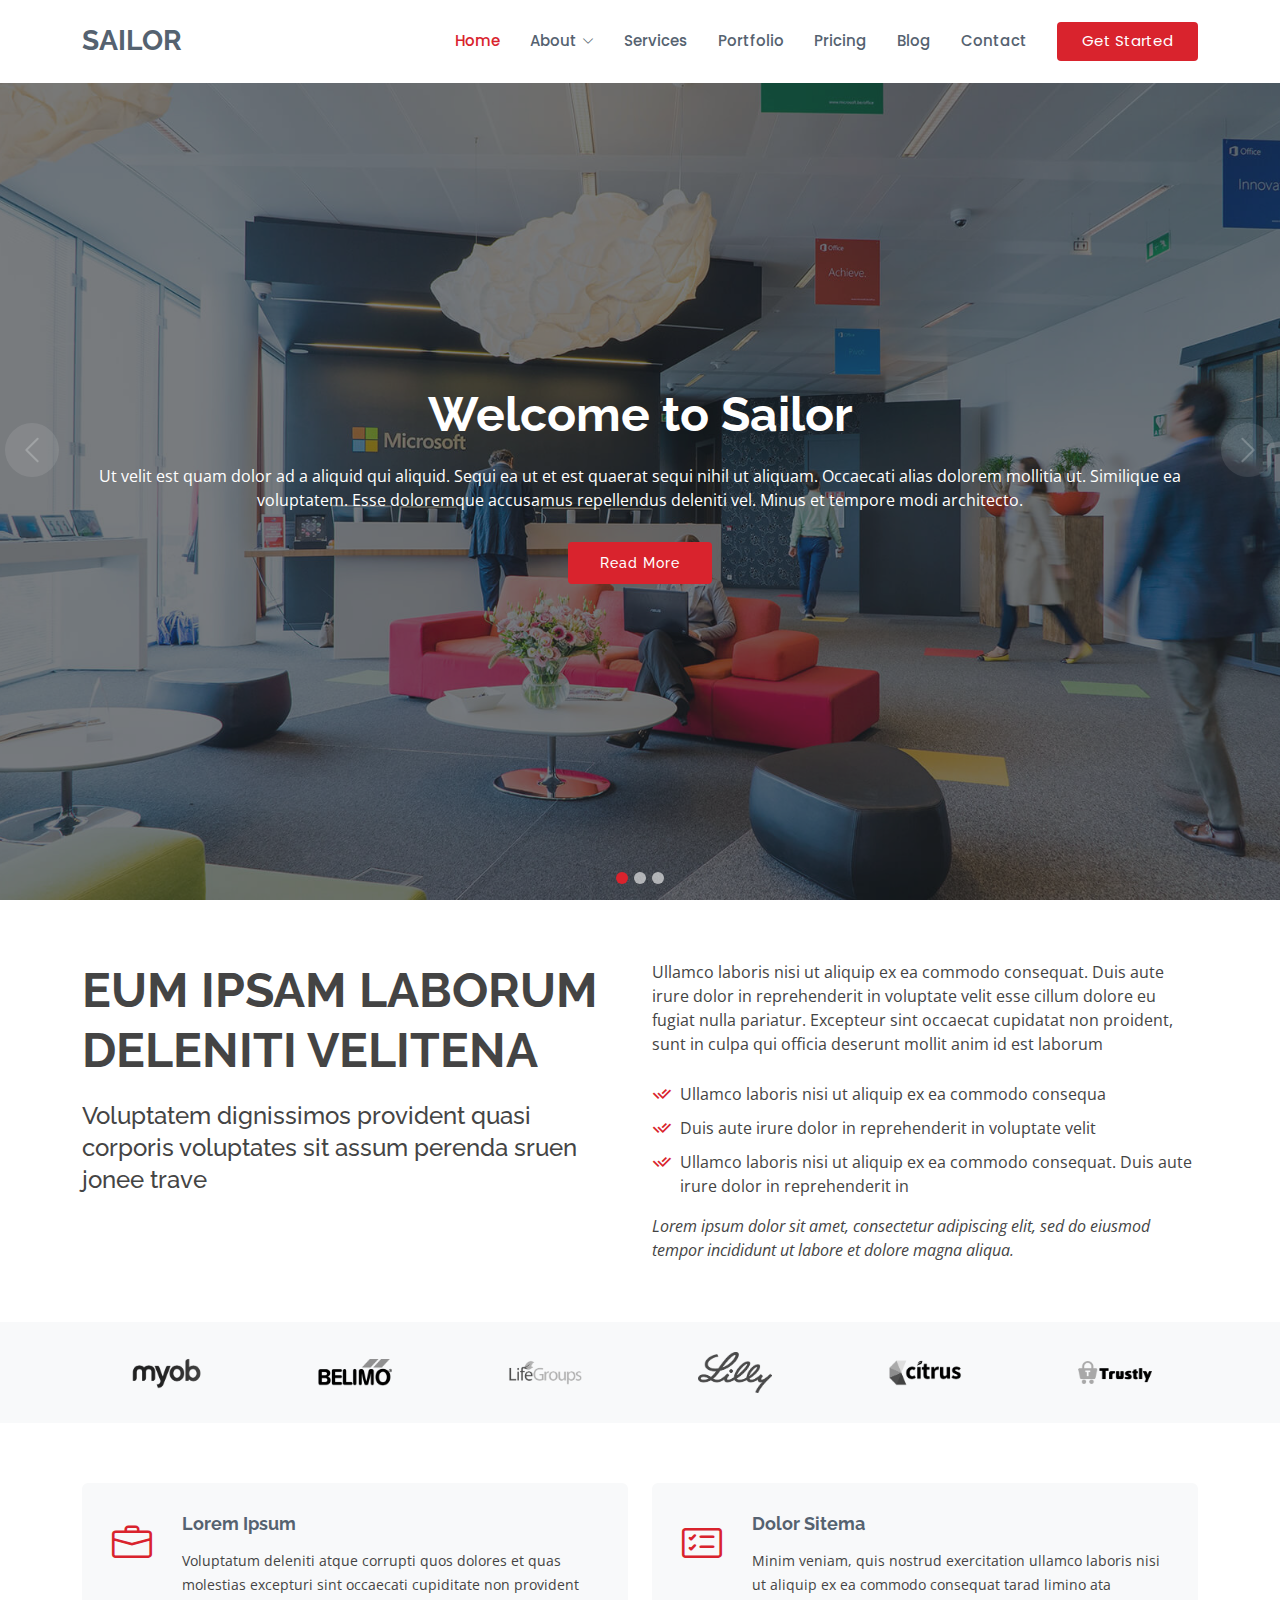
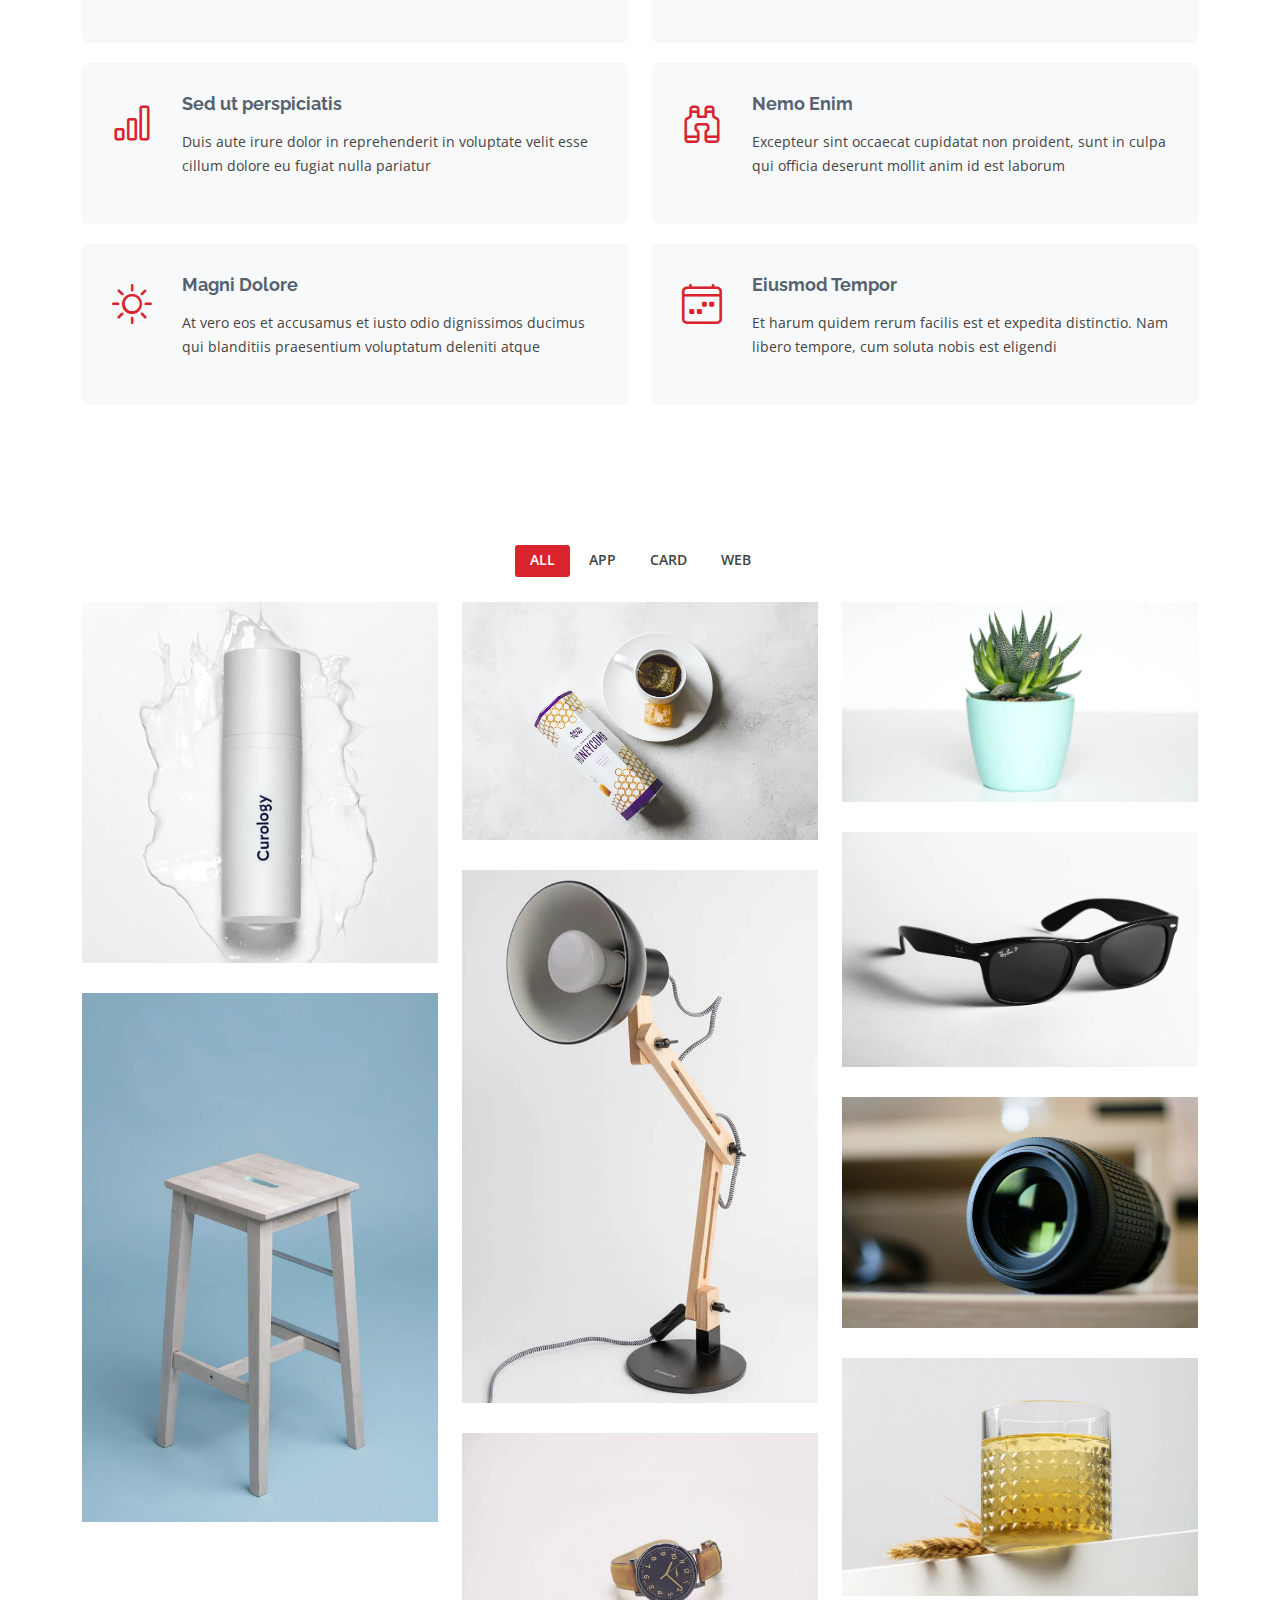
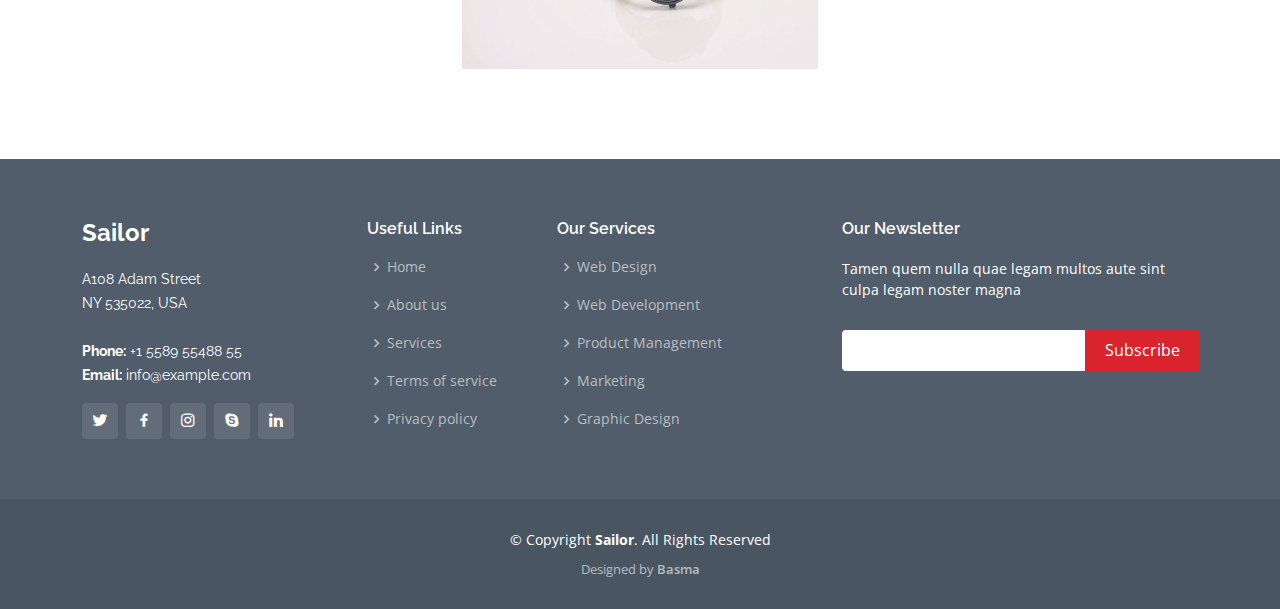
<file: index.html>
<!DOCTYPE html>
<html lang="en">

<head>
  <meta charset="utf-8">
  <meta content="width=device-width, initial-scale=1.0" name="viewport">

  <title>Sailor Bootstrap Template - Index</title>
  <meta content="" name="description">
  <meta content="" name="keywords">

  <!-- Favicons -->
  <link href="assets/img/favicon.png" rel="icon">
  <link href="assets/img/apple-touch-icon.png" rel="apple-touch-icon">

  <!-- Google Fonts -->
  <link href="https://fonts.googleapis.com/css?family=Open+Sans:300,300i,400,400i,600,600i,700,700i|Raleway:300,300i,400,400i,500,500i,600,600i,700,700i|Poppins:300,300i,400,400i,500,500i,600,600i,700,700i" rel="stylesheet">

  <!-- Vendor CSS Files -->
  <link href="assets/vendor/animate.css/animate.min.css" rel="stylesheet">
  <link href="assets/vendor/bootstrap/css/bootstrap.min.css" rel="stylesheet">
  <link href="assets/vendor/bootstrap-icons/bootstrap-icons.css" rel="stylesheet">
  <link href="assets/vendor/boxicons/css/boxicons.min.css" rel="stylesheet">
  <link href="assets/vendor/glightbox/css/glightbox.min.css" rel="stylesheet">
  <link href="assets/vendor/remixicon/remixicon.css" rel="stylesheet">
  <link href="assets/vendor/swiper/swiper-bundle.min.css" rel="stylesheet">

  <!-- Template Main CSS File -->
  <link href="assets/css/style.css" rel="stylesheet">

  <!-- =======================================================
  * Template Name: Sailor - v4.7.0
  * Template URL: /sailor-free-bootstrap-theme/
  * Author: Basma
  * License: /license/
  ======================================================== -->
</head>

<body>

  <!-- ======= Header ======= -->
  <header id="header" class="fixed-top d-flex align-items-center">
    <div class="container d-flex align-items-center">

      <h1 class="logo me-auto"><a href="index.html">Sailor</a></h1>
      <!-- Uncomment below if you prefer to use an image logo -->
      <!-- <a href="index.html" class="logo me-auto"><img src="assets/img/logo.png" alt="" class="img-fluid"></a>-->

      <nav id="navbar" class="navbar">
        <ul>
          <li><a href="index.html" class="active">Home</a></li>

          <li class="dropdown"><a href="#"><span>About</span> <i class="bi bi-chevron-down"></i></a>
            <ul>
              <li><a href="about.html">About</a></li>
              <li><a href="team.html">Team</a></li>
              <li><a href="testimonials.html">Testimonials</a></li>

              <li class="dropdown"><a href="#"><span>Deep Drop Down</span> <i class="bi bi-chevron-right"></i></a>
                <ul>
                  <li><a href="#">Deep Drop Down 1</a></li>
                  <li><a href="#">Deep Drop Down 2</a></li>
                  <li><a href="#">Deep Drop Down 3</a></li>
                  <li><a href="#">Deep Drop Down 4</a></li>
                  <li><a href="#">Deep Drop Down 5</a></li>
                </ul>
              </li>
            </ul>
          </li>
          <li><a href="services.html">Services</a></li>
          <li><a href="portfolio.html">Portfolio</a></li>
          <li><a href="pricing.html">Pricing</a></li>
          <li><a href="blog.html">Blog</a></li>

          <li><a href="contact.html">Contact</a></li>
          <li><a href="index.html" class="getstarted">Get Started</a></li>
        </ul>
        <i class="bi bi-list mobile-nav-toggle"></i>
      </nav><!-- .navbar -->

    </div>
  </header><!-- End Header -->

  <!-- ======= Hero Section ======= -->
  <section id="hero">
    <div id="heroCarousel" data-bs-interval="5000" class="carousel slide carousel-fade" data-bs-ride="carousel">

      <ol class="carousel-indicators" id="hero-carousel-indicators"></ol>

      <div class="carousel-inner" role="listbox">

        <!-- Slide 1 -->
        <div class="carousel-item active" style="background-image: url(assets/img/slide/slide-1.jpg)">
          <div class="carousel-container">
            <div class="container">
              <h2 class="animate__animated animate__fadeInDown">Welcome to <span>Sailor</span></h2>
              <p class="animate__animated animate__fadeInUp">Ut velit est quam dolor ad a aliquid qui aliquid. Sequi ea ut et est quaerat sequi nihil ut aliquam. Occaecati alias dolorem mollitia ut. Similique ea voluptatem. Esse doloremque accusamus repellendus deleniti vel. Minus et tempore modi architecto.</p>
              <a href="#about" class="btn-get-started animate__animated animate__fadeInUp scrollto">Read More</a>
            </div>
          </div>
        </div>

        <!-- Slide 2 -->
        <div class="carousel-item" style="background-image: url(assets/img/slide/slide-2.jpg)">
          <div class="carousel-container">
            <div class="container">
              <h2 class="animate__animated animate__fadeInDown">Lorem Ipsum Dolor</h2>
              <p class="animate__animated animate__fadeInUp">Ut velit est quam dolor ad a aliquid qui aliquid. Sequi ea ut et est quaerat sequi nihil ut aliquam. Occaecati alias dolorem mollitia ut. Similique ea voluptatem. Esse doloremque accusamus repellendus deleniti vel. Minus et tempore modi architecto.</p>
              <a href="#about" class="btn-get-started animate__animated animate__fadeInUp scrollto">Read More</a>
            </div>
          </div>
        </div>

        <!-- Slide 3 -->
        <div class="carousel-item" style="background-image: url(assets/img/slide/slide-3.jpg)">
          <div class="carousel-container">
            <div class="container">
              <h2 class="animate__animated animate__fadeInDown">Sequi ea ut et est quaerat</h2>
              <p class="animate__animated animate__fadeInUp">Ut velit est quam dolor ad a aliquid qui aliquid. Sequi ea ut et est quaerat sequi nihil ut aliquam. Occaecati alias dolorem mollitia ut. Similique ea voluptatem. Esse doloremque accusamus repellendus deleniti vel. Minus et tempore modi architecto.</p>
              <a href="#about" class="btn-get-started animate__animated animate__fadeInUp scrollto">Read More</a>
            </div>
          </div>
        </div>

      </div>

      <a class="carousel-control-prev" href="#heroCarousel" role="button" data-bs-slide="prev">
        <span class="carousel-control-prev-icon bi bi-chevron-left" aria-hidden="true"></span>
      </a>

      <a class="carousel-control-next" href="#heroCarousel" role="button" data-bs-slide="next">
        <span class="carousel-control-next-icon bi bi-chevron-right" aria-hidden="true"></span>
      </a>

    </div>
  </section><!-- End Hero -->

  <main id="main">

    <!-- ======= About Section ======= -->
    <section id="about" class="about">
      <div class="container">

        <div class="row content">
          <div class="col-lg-6">
            <h2>Eum ipsam laborum deleniti velitena</h2>
            <h3>Voluptatem dignissimos provident quasi corporis voluptates sit assum perenda sruen jonee trave</h3>
          </div>
          <div class="col-lg-6 pt-4 pt-lg-0">
            <p>
              Ullamco laboris nisi ut aliquip ex ea commodo consequat. Duis aute irure dolor in reprehenderit in voluptate
              velit esse cillum dolore eu fugiat nulla pariatur. Excepteur sint occaecat cupidatat non proident, sunt in
              culpa qui officia deserunt mollit anim id est laborum
            </p>
            <ul>
              <li><i class="ri-check-double-line"></i> Ullamco laboris nisi ut aliquip ex ea commodo consequa</li>
              <li><i class="ri-check-double-line"></i> Duis aute irure dolor in reprehenderit in voluptate velit</li>
              <li><i class="ri-check-double-line"></i> Ullamco laboris nisi ut aliquip ex ea commodo consequat. Duis aute irure dolor in reprehenderit in</li>
            </ul>
            <p class="fst-italic">
              Lorem ipsum dolor sit amet, consectetur adipiscing elit, sed do eiusmod tempor incididunt ut labore et dolore
              magna aliqua.
            </p>
          </div>
        </div>

      </div>
    </section><!-- End About Section -->

    <!-- ======= Clients Section ======= -->
    <section id="clients" class="clients section-bg">
      <div class="container">

        <div class="row">

          <div class="col-lg-2 col-md-4 col-6 d-flex align-items-center justify-content-center">
            <img src="assets/img/clients/client-1.png" class="img-fluid" alt="">
          </div>

          <div class="col-lg-2 col-md-4 col-6 d-flex align-items-center justify-content-center">
            <img src="assets/img/clients/client-2.png" class="img-fluid" alt="">
          </div>

          <div class="col-lg-2 col-md-4 col-6 d-flex align-items-center justify-content-center">
            <img src="assets/img/clients/client-3.png" class="img-fluid" alt="">
          </div>

          <div class="col-lg-2 col-md-4 col-6 d-flex align-items-center justify-content-center">
            <img src="assets/img/clients/client-4.png" class="img-fluid" alt="">
          </div>

          <div class="col-lg-2 col-md-4 col-6 d-flex align-items-center justify-content-center">
            <img src="assets/img/clients/client-5.png" class="img-fluid" alt="">
          </div>

          <div class="col-lg-2 col-md-4 col-6 d-flex align-items-center justify-content-center">
            <img src="assets/img/clients/client-6.png" class="img-fluid" alt="">
          </div>

        </div>

      </div>
    </section><!-- End Clients Section -->

    <!-- ======= Services Section ======= -->
    <section id="services" class="services">
      <div class="container">

        <div class="row">
          <div class="col-md-6">
            <div class="icon-box">
              <i class="bi bi-briefcase"></i>
              <h4><a href="#">Lorem Ipsum</a></h4>
              <p>Voluptatum deleniti atque corrupti quos dolores et quas molestias excepturi sint occaecati cupiditate non provident</p>
            </div>
          </div>
          <div class="col-md-6 mt-4 mt-md-0">
            <div class="icon-box">
              <i class="bi bi-card-checklist"></i>
              <h4><a href="#">Dolor Sitema</a></h4>
              <p>Minim veniam, quis nostrud exercitation ullamco laboris nisi ut aliquip ex ea commodo consequat tarad limino ata</p>
            </div>
          </div>
          <div class="col-md-6 mt-4 mt-md-0">
            <div class="icon-box">
              <i class="bi bi-bar-chart"></i>
              <h4><a href="#">Sed ut perspiciatis</a></h4>
              <p>Duis aute irure dolor in reprehenderit in voluptate velit esse cillum dolore eu fugiat nulla pariatur</p>
            </div>
          </div>
          <div class="col-md-6 mt-4 mt-md-0">
            <div class="icon-box">
              <i class="bi bi-binoculars"></i>
              <h4><a href="#">Nemo Enim</a></h4>
              <p>Excepteur sint occaecat cupidatat non proident, sunt in culpa qui officia deserunt mollit anim id est laborum</p>
            </div>
          </div>
          <div class="col-md-6 mt-4 mt-md-0">
            <div class="icon-box">
              <i class="bi bi-brightness-high"></i>
              <h4><a href="#">Magni Dolore</a></h4>
              <p>At vero eos et accusamus et iusto odio dignissimos ducimus qui blanditiis praesentium voluptatum deleniti atque</p>
            </div>
          </div>
          <div class="col-md-6 mt-4 mt-md-0">
            <div class="icon-box">
              <i class="bi bi-calendar4-week"></i>
              <h4><a href="#">Eiusmod Tempor</a></h4>
              <p>Et harum quidem rerum facilis est et expedita distinctio. Nam libero tempore, cum soluta nobis est eligendi</p>
            </div>
          </div>
        </div>

      </div>
    </section><!-- End Services Section -->

    <!-- ======= Portfolio Section ======= -->
    <section id="portfolio" class="portfolio">
      <div class="container">

        <div class="row">
          <div class="col-lg-12 d-flex justify-content-center">
            <ul id="portfolio-flters">
              <li data-filter="*" class="filter-active">All</li>
              <li data-filter=".filter-app">App</li>
              <li data-filter=".filter-card">Card</li>
              <li data-filter=".filter-web">Web</li>
            </ul>
          </div>
        </div>

        <div class="row portfolio-container">

          <div class="col-lg-4 col-md-6 portfolio-item filter-app">
            <div class="portfolio-wrap">
              <img src="assets/img/portfolio/portfolio-1.jpg" class="img-fluid" alt="">
              <div class="portfolio-info">
                <h4>App 1</h4>
                <p>App</p>
                <div class="portfolio-links">
                  <a href="assets/img/portfolio/portfolio-1.jpg" data-gallery="portfolioGallery" class="portfolio-lightbox" title="App 1"><i class="bx bx-plus"></i></a>
                  <a href="portfolio-details.html" class="portfolio-details-lightbox" data-glightbox="type: external" title="Portfolio Details"><i class="bx bx-link"></i></a>
                </div>
              </div>
            </div>
          </div>

          <div class="col-lg-4 col-md-6 portfolio-item filter-web">
            <div class="portfolio-wrap">
              <img src="assets/img/portfolio/portfolio-2.jpg" class="img-fluid" alt="">
              <div class="portfolio-info">
                <h4>Web 3</h4>
                <p>Web</p>
                <div class="portfolio-links">
                  <a href="assets/img/portfolio/portfolio-2.jpg" data-gallery="portfolioGallery" class="portfolio-lightbox" title="Web 3"><i class="bx bx-plus"></i></a>
                  <a href="portfolio-details.html" class="portfolio-details-lightbox" data-glightbox="type: external" title="Portfolio Details"><i class="bx bx-link"></i></a>
                </div>
              </div>
            </div>
          </div>

          <div class="col-lg-4 col-md-6 portfolio-item filter-app">
            <div class="portfolio-wrap">
              <img src="assets/img/portfolio/portfolio-3.jpg" class="img-fluid" alt="">
              <div class="portfolio-info">
                <h4>App 2</h4>
                <p>App</p>
                <div class="portfolio-links">
                  <a href="assets/img/portfolio/portfolio-3.jpg" data-gallery="portfolioGallery" class="portfolio-lightbox" title="App 2"><i class="bx bx-plus"></i></a>
                  <a href="portfolio-details.html" class="portfolio-details-lightbox" data-glightbox="type: external" title="Portfolio Details"><i class="bx bx-link"></i></a>
                </div>
              </div>
            </div>
          </div>

          <div class="col-lg-4 col-md-6 portfolio-item filter-card">
            <div class="portfolio-wrap">
              <img src="assets/img/portfolio/portfolio-4.jpg" class="img-fluid" alt="">
              <div class="portfolio-info">
                <h4>Card 2</h4>
                <p>Card</p>
                <div class="portfolio-links">
                  <a href="assets/img/portfolio/portfolio-4.jpg" data-gallery="portfolioGallery" class="portfolio-lightbox" title="Card 2"><i class="bx bx-plus"></i></a>
                  <a href="portfolio-details.html" class="portfolio-details-lightbox" data-glightbox="type: external" title="Portfolio Details"><i class="bx bx-link"></i></a>
                </div>
              </div>
            </div>
          </div>

          <div class="col-lg-4 col-md-6 portfolio-item filter-web">
            <div class="portfolio-wrap">
              <img src="assets/img/portfolio/portfolio-5.jpg" class="img-fluid" alt="">
              <div class="portfolio-info">
                <h4>Web 2</h4>
                <p>Web</p>
                <div class="portfolio-links">
                  <a href="assets/img/portfolio/portfolio-5.jpg" data-gallery="portfolioGallery" class="portfolio-lightbox" title="Web 2"><i class="bx bx-plus"></i></a>
                  <a href="portfolio-details.html" class="portfolio-details-lightbox" data-glightbox="type: external" title="Portfolio Details"><i class="bx bx-link"></i></a>
                </div>
              </div>
            </div>
          </div>

          <div class="col-lg-4 col-md-6 portfolio-item filter-app">
            <div class="portfolio-wrap">
              <img src="assets/img/portfolio/portfolio-6.jpg" class="img-fluid" alt="">
              <div class="portfolio-info">
                <h4>App 3</h4>
                <p>App</p>
                <div class="portfolio-links">
                  <a href="assets/img/portfolio/portfolio-6.jpg" data-gallery="portfolioGallery" class="portfolio-lightbox" title="App 3"><i class="bx bx-plus"></i></a>
                  <a href="portfolio-details.html" class="portfolio-details-lightbox" data-glightbox="type: external" title="Portfolio Details"><i class="bx bx-link"></i></a>
                </div>
              </div>
            </div>
          </div>

          <div class="col-lg-4 col-md-6 portfolio-item filter-card">
            <div class="portfolio-wrap">
              <img src="assets/img/portfolio/portfolio-7.jpg" class="img-fluid" alt="">
              <div class="portfolio-info">
                <h4>Card 1</h4>
                <p>Card</p>
                <div class="portfolio-links">
                  <a href="assets/img/portfolio/portfolio-7.jpg" data-gallery="portfolioGallery" class="portfolio-lightbox" title="Card 1"><i class="bx bx-plus"></i></a>
                  <a href="portfolio-details.html" class="portfolio-details-lightbox" data-glightbox="type: external" title="Portfolio Details"><i class="bx bx-link"></i></a>
                </div>
              </div>
            </div>
          </div>

          <div class="col-lg-4 col-md-6 portfolio-item filter-card">
            <div class="portfolio-wrap">
              <img src="assets/img/portfolio/portfolio-8.jpg" class="img-fluid" alt="">
              <div class="portfolio-info">
                <h4>Card 3</h4>
                <p>Card</p>
                <div class="portfolio-links">
                  <a href="assets/img/portfolio/portfolio-8.jpg" data-gallery="portfolioGallery" class="portfolio-lightbox" title="Card 3"><i class="bx bx-plus"></i></a>
                  <a href="portfolio-details.html" class="portfolio-details-lightbox" data-glightbox="type: external" title="Portfolio Details"><i class="bx bx-link"></i></a>
                </div>
              </div>
            </div>
          </div>

          <div class="col-lg-4 col-md-6 portfolio-item filter-web">
            <div class="portfolio-wrap">
              <img src="assets/img/portfolio/portfolio-9.jpg" class="img-fluid" alt="">
              <div class="portfolio-info">
                <h4>Web 3</h4>
                <p>Web</p>
                <div class="portfolio-links">
                  <a href="assets/img/portfolio/portfolio-9.jpg" data-gallery="portfolioGallery" class="portfolio-lightbox" title="Web 3"><i class="bx bx-plus"></i></a>
                  <a href="portfolio-details.html" class="portfolio-details-lightbox" data-glightbox="type: external" title="Portfolio Details"><i class="bx bx-link"></i></a>
                </div>
              </div>
            </div>
          </div>

        </div>

      </div>
    </section><!-- End Portfolio Section -->

  </main><!-- End #main -->

  <!-- ======= Footer ======= -->
  <footer id="footer">
    <div class="footer-top">
      <div class="container">
        <div class="row">

          <div class="col-lg-3 col-md-6">
            <div class="footer-info">
              <h3>Sailor</h3>
              <p>
                A108 Adam Street <br>
                NY 535022, USA<br><br>
                <strong>Phone:</strong> +1 5589 55488 55<br>
                <strong>Email:</strong> info@example.com<br>
              </p>
              <div class="social-links mt-3">
                <a href="#" class="twitter"><i class="bx bxl-twitter"></i></a>
                <a href="#" class="facebook"><i class="bx bxl-facebook"></i></a>
                <a href="#" class="instagram"><i class="bx bxl-instagram"></i></a>
                <a href="#" class="google-plus"><i class="bx bxl-skype"></i></a>
                <a href="#" class="linkedin"><i class="bx bxl-linkedin"></i></a>
              </div>
            </div>
          </div>

          <div class="col-lg-2 col-md-6 footer-links">
            <h4>Useful Links</h4>
            <ul>
              <li><i class="bx bx-chevron-right"></i> <a href="#">Home</a></li>
              <li><i class="bx bx-chevron-right"></i> <a href="#">About us</a></li>
              <li><i class="bx bx-chevron-right"></i> <a href="#">Services</a></li>
              <li><i class="bx bx-chevron-right"></i> <a href="#">Terms of service</a></li>
              <li><i class="bx bx-chevron-right"></i> <a href="#">Privacy policy</a></li>
            </ul>
          </div>

          <div class="col-lg-3 col-md-6 footer-links">
            <h4>Our Services</h4>
            <ul>
              <li><i class="bx bx-chevron-right"></i> <a href="#">Web Design</a></li>
              <li><i class="bx bx-chevron-right"></i> <a href="#">Web Development</a></li>
              <li><i class="bx bx-chevron-right"></i> <a href="#">Product Management</a></li>
              <li><i class="bx bx-chevron-right"></i> <a href="#">Marketing</a></li>
              <li><i class="bx bx-chevron-right"></i> <a href="#">Graphic Design</a></li>
            </ul>
          </div>

          <div class="col-lg-4 col-md-6 footer-newsletter">
            <h4>Our Newsletter</h4>
            <p>Tamen quem nulla quae legam multos aute sint culpa legam noster magna</p>
            <form action="" method="post">
              <input type="email" name="email"><input type="submit" value="Subscribe">
            </form>

          </div>

        </div>
      </div>
    </div>

    <div class="container">
      <div class="copyright">
        &copy; Copyright <strong><span>Sailor</span></strong>. All Rights Reserved
      </div>
      <div class="credits">
        <!-- All the links in the footer should remain intact. -->
        <!-- You can delete the links only if you purchased the pro version. -->
        <!-- Licensing information: /license/ -->
        <!-- Purchase the pro version with working PHP/AJAX contact form: /sailor-free-bootstrap-theme/ -->
        Designed by <a href="/">Basma</a>
      </div>
    </div>
  </footer><!-- End Footer -->

  <a href="#" class="back-to-top d-flex align-items-center justify-content-center"><i class="bi bi-arrow-up-short"></i></a>

  <!-- Vendor JS Files -->
  <script src="assets/vendor/bootstrap/js/bootstrap.bundle.min.js"></script>
  <script src="assets/vendor/glightbox/js/glightbox.min.js"></script>
  <script src="assets/vendor/isotope-layout/isotope.pkgd.min.js"></script>
  <script src="assets/vendor/swiper/swiper-bundle.min.js"></script>
  <script src="assets/vendor/waypoints/noframework.waypoints.js"></script>
  <script src="assets/vendor/php-email-form/validate.js"></script>

  <!-- Template Main JS File -->
  <script src="assets/js/main.js"></script>

</body>

</html>
</file>
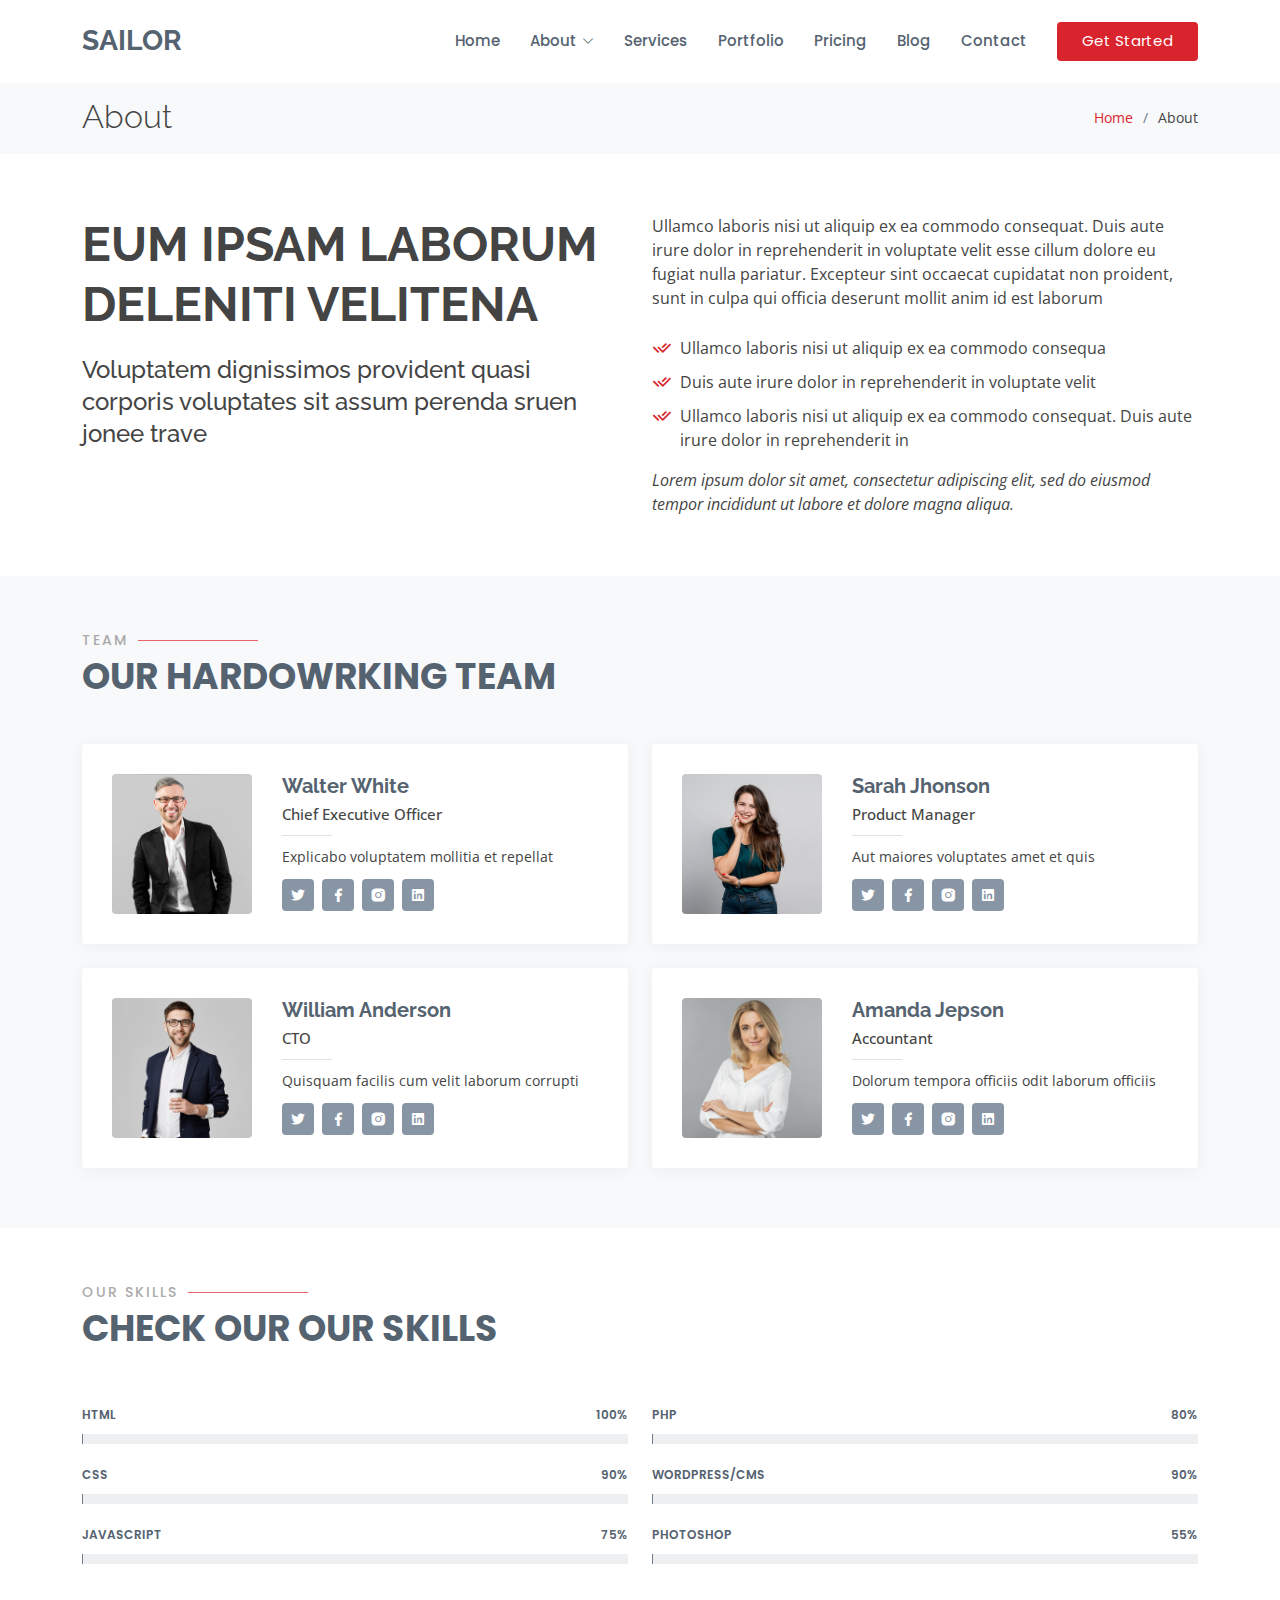
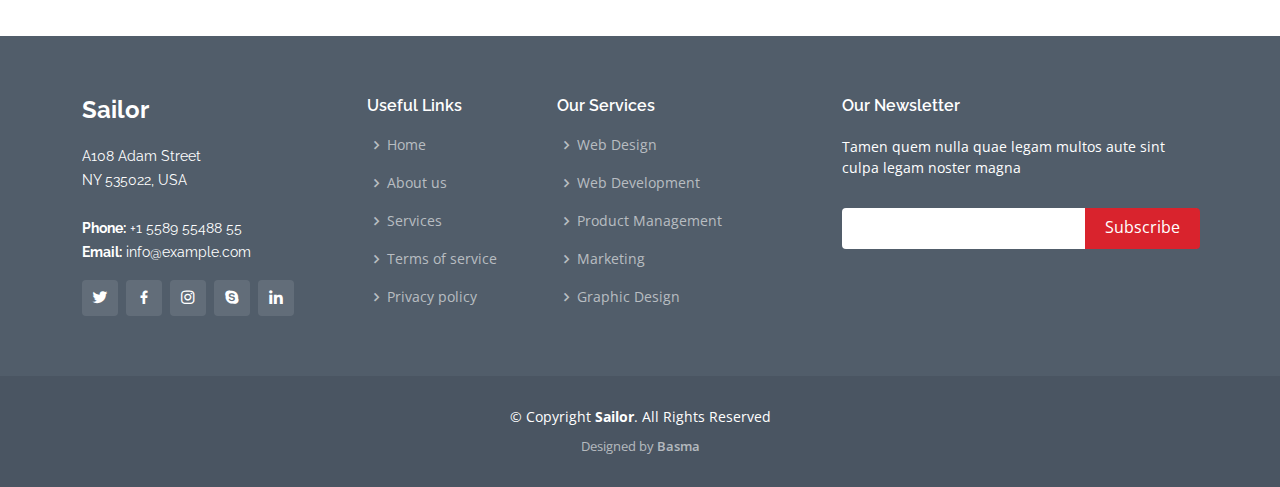
<file: about.html>
<!DOCTYPE html>
<html lang="en">

<head>
  <meta charset="utf-8">
  <meta content="width=device-width, initial-scale=1.0" name="viewport">

  <title>About - Sailor Bootstrap Template</title>
  <meta content="" name="description">
  <meta content="" name="keywords">

  <!-- Favicons -->
  <link href="assets/img/favicon.png" rel="icon">
  <link href="assets/img/apple-touch-icon.png" rel="apple-touch-icon">

  <!-- Google Fonts -->
  <link href="https://fonts.googleapis.com/css?family=Open+Sans:300,300i,400,400i,600,600i,700,700i|Raleway:300,300i,400,400i,500,500i,600,600i,700,700i|Poppins:300,300i,400,400i,500,500i,600,600i,700,700i" rel="stylesheet">

  <!-- Vendor CSS Files -->
  <link href="assets/vendor/animate.css/animate.min.css" rel="stylesheet">
  <link href="assets/vendor/bootstrap/css/bootstrap.min.css" rel="stylesheet">
  <link href="assets/vendor/bootstrap-icons/bootstrap-icons.css" rel="stylesheet">
  <link href="assets/vendor/boxicons/css/boxicons.min.css" rel="stylesheet">
  <link href="assets/vendor/glightbox/css/glightbox.min.css" rel="stylesheet">
  <link href="assets/vendor/remixicon/remixicon.css" rel="stylesheet">
  <link href="assets/vendor/swiper/swiper-bundle.min.css" rel="stylesheet">

  <!-- Template Main CSS File -->
  <link href="assets/css/style.css" rel="stylesheet">

  <!-- =======================================================
  * Template Name: Sailor - v4.7.0
  * Template URL: /sailor-free-bootstrap-theme/
  * Author: Basma
  * License: /license/
  ======================================================== -->
</head>

<body>

  <!-- ======= Header ======= -->
  <header id="header" class="fixed-top d-flex align-items-center">
    <div class="container d-flex align-items-center">

      <h1 class="logo me-auto"><a href="index.html">Sailor</a></h1>
      <!-- Uncomment below if you prefer to use an image logo -->
      <!-- <a href="index.html" class="logo me-auto"><img src="assets/img/logo.png" alt="" class="img-fluid"></a>-->

      <nav id="navbar" class="navbar">
        <ul>
          <li><a href="index.html">Home</a></li>

          <li class="dropdown"><a href="#"><span>About</span> <i class="bi bi-chevron-down"></i></a>
            <ul>
              <li><a href="about.html" class="active">About</a></li>
              <li><a href="team.html">Team</a></li>
              <li><a href="testimonials.html">Testimonials</a></li>

              <li class="dropdown"><a href="#"><span>Deep Drop Down</span> <i class="bi bi-chevron-right"></i></a>
                <ul>
                  <li><a href="#">Deep Drop Down 1</a></li>
                  <li><a href="#">Deep Drop Down 2</a></li>
                  <li><a href="#">Deep Drop Down 3</a></li>
                  <li><a href="#">Deep Drop Down 4</a></li>
                  <li><a href="#">Deep Drop Down 5</a></li>
                </ul>
              </li>
            </ul>
          </li>
          <li><a href="services.html">Services</a></li>
          <li><a href="portfolio.html">Portfolio</a></li>
          <li><a href="pricing.html">Pricing</a></li>
          <li><a href="blog.html">Blog</a></li>

          <li><a href="contact.html">Contact</a></li>
          <li><a href="index.html" class="getstarted">Get Started</a></li>
        </ul>
        <i class="bi bi-list mobile-nav-toggle"></i>
      </nav><!-- .navbar -->

    </div>
  </header><!-- End Header -->

  <main id="main">

    <!-- ======= Breadcrumbs ======= -->
    <section id="breadcrumbs" class="breadcrumbs">
      <div class="container">

        <div class="d-flex justify-content-between align-items-center">
          <h2>About</h2>
          <ol>
            <li><a href="index.html">Home</a></li>
            <li>About</li>
          </ol>
        </div>

      </div>
    </section><!-- End Breadcrumbs -->

    <!-- ======= About Section ======= -->
    <section id="about" class="about">
      <div class="container">

        <div class="row content">
          <div class="col-lg-6">
            <h2>Eum ipsam laborum deleniti velitena</h2>
            <h3>Voluptatem dignissimos provident quasi corporis voluptates sit assum perenda sruen jonee trave</h3>
          </div>
          <div class="col-lg-6 pt-4 pt-lg-0">
            <p>
              Ullamco laboris nisi ut aliquip ex ea commodo consequat. Duis aute irure dolor in reprehenderit in voluptate
              velit esse cillum dolore eu fugiat nulla pariatur. Excepteur sint occaecat cupidatat non proident, sunt in
              culpa qui officia deserunt mollit anim id est laborum
            </p>
            <ul>
              <li><i class="ri-check-double-line"></i> Ullamco laboris nisi ut aliquip ex ea commodo consequa</li>
              <li><i class="ri-check-double-line"></i> Duis aute irure dolor in reprehenderit in voluptate velit</li>
              <li><i class="ri-check-double-line"></i> Ullamco laboris nisi ut aliquip ex ea commodo consequat. Duis aute irure dolor in reprehenderit in</li>
            </ul>
            <p class="fst-italic">
              Lorem ipsum dolor sit amet, consectetur adipiscing elit, sed do eiusmod tempor incididunt ut labore et dolore
              magna aliqua.
            </p>
          </div>
        </div>

      </div>
    </section><!-- End About Section -->

    <!-- ======= Team Section ======= -->
    <section id="team" class="team section-bg">
      <div class="container">

        <div class="section-title">
          <h2>Team</h2>
          <p>Our Hardowrking Team</p>
        </div>

        <div class="row">

          <div class="col-lg-6">
            <div class="member d-flex align-items-start">
              <div class="pic"><img src="assets/img/team/team-1.jpg" class="img-fluid" alt=""></div>
              <div class="member-info">
                <h4>Walter White</h4>
                <span>Chief Executive Officer</span>
                <p>Explicabo voluptatem mollitia et repellat</p>
                <div class="social">
                  <a href=""><i class="ri-twitter-fill"></i></a>
                  <a href=""><i class="ri-facebook-fill"></i></a>
                  <a href=""><i class="ri-instagram-fill"></i></a>
                  <a href=""> <i class="ri-linkedin-box-fill"></i> </a>
                </div>
              </div>
            </div>
          </div>

          <div class="col-lg-6 mt-4 mt-lg-0">
            <div class="member d-flex align-items-start">
              <div class="pic"><img src="assets/img/team/team-2.jpg" class="img-fluid" alt=""></div>
              <div class="member-info">
                <h4>Sarah Jhonson</h4>
                <span>Product Manager</span>
                <p>Aut maiores voluptates amet et quis</p>
                <div class="social">
                  <a href=""><i class="ri-twitter-fill"></i></a>
                  <a href=""><i class="ri-facebook-fill"></i></a>
                  <a href=""><i class="ri-instagram-fill"></i></a>
                  <a href=""> <i class="ri-linkedin-box-fill"></i> </a>
                </div>
              </div>
            </div>
          </div>

          <div class="col-lg-6 mt-4">
            <div class="member d-flex align-items-start">
              <div class="pic"><img src="assets/img/team/team-3.jpg" class="img-fluid" alt=""></div>
              <div class="member-info">
                <h4>William Anderson</h4>
                <span>CTO</span>
                <p>Quisquam facilis cum velit laborum corrupti</p>
                <div class="social">
                  <a href=""><i class="ri-twitter-fill"></i></a>
                  <a href=""><i class="ri-facebook-fill"></i></a>
                  <a href=""><i class="ri-instagram-fill"></i></a>
                  <a href=""> <i class="ri-linkedin-box-fill"></i> </a>
                </div>
              </div>
            </div>
          </div>

          <div class="col-lg-6 mt-4">
            <div class="member d-flex align-items-start">
              <div class="pic"><img src="assets/img/team/team-4.jpg" class="img-fluid" alt=""></div>
              <div class="member-info">
                <h4>Amanda Jepson</h4>
                <span>Accountant</span>
                <p>Dolorum tempora officiis odit laborum officiis</p>
                <div class="social">
                  <a href=""><i class="ri-twitter-fill"></i></a>
                  <a href=""><i class="ri-facebook-fill"></i></a>
                  <a href=""><i class="ri-instagram-fill"></i></a>
                  <a href=""> <i class="ri-linkedin-box-fill"></i> </a>
                </div>
              </div>
            </div>
          </div>

        </div>

      </div>
    </section><!-- End Team Section -->

    <!-- ======= Our Skills Section ======= -->
    <section id="skills" class="skills">
      <div class="container">

        <div class="section-title">
          <h2>Our Skills</h2>
          <p>Check our Our Skills</p>
        </div>

        <div class="row skills-content">

          <div class="col-lg-6">

            <div class="progress">
              <span class="skill">HTML <i class="val">100%</i></span>
              <div class="progress-bar-wrap">
                <div class="progress-bar" role="progressbar" aria-valuenow="100" aria-valuemin="0" aria-valuemax="100"></div>
              </div>
            </div>

            <div class="progress">
              <span class="skill">CSS <i class="val">90%</i></span>
              <div class="progress-bar-wrap">
                <div class="progress-bar" role="progressbar" aria-valuenow="90" aria-valuemin="0" aria-valuemax="100"></div>
              </div>
            </div>

            <div class="progress">
              <span class="skill">JavaScript <i class="val">75%</i></span>
              <div class="progress-bar-wrap">
                <div class="progress-bar" role="progressbar" aria-valuenow="75" aria-valuemin="0" aria-valuemax="100"></div>
              </div>
            </div>

          </div>

          <div class="col-lg-6">

            <div class="progress">
              <span class="skill">PHP <i class="val">80%</i></span>
              <div class="progress-bar-wrap">
                <div class="progress-bar" role="progressbar" aria-valuenow="80" aria-valuemin="0" aria-valuemax="100"></div>
              </div>
            </div>

            <div class="progress">
              <span class="skill">WordPress/CMS <i class="val">90%</i></span>
              <div class="progress-bar-wrap">
                <div class="progress-bar" role="progressbar" aria-valuenow="90" aria-valuemin="0" aria-valuemax="100"></div>
              </div>
            </div>

            <div class="progress">
              <span class="skill">Photoshop <i class="val">55%</i></span>
              <div class="progress-bar-wrap">
                <div class="progress-bar" role="progressbar" aria-valuenow="55" aria-valuemin="0" aria-valuemax="100"></div>
              </div>
            </div>

          </div>

        </div>

      </div>
    </section><!-- End Our Skills Section -->

  </main><!-- End #main -->

  <!-- ======= Footer ======= -->
  <footer id="footer">
    <div class="footer-top">
      <div class="container">
        <div class="row">

          <div class="col-lg-3 col-md-6">
            <div class="footer-info">
              <h3>Sailor</h3>
              <p>
                A108 Adam Street <br>
                NY 535022, USA<br><br>
                <strong>Phone:</strong> +1 5589 55488 55<br>
                <strong>Email:</strong> info@example.com<br>
              </p>
              <div class="social-links mt-3">
                <a href="#" class="twitter"><i class="bx bxl-twitter"></i></a>
                <a href="#" class="facebook"><i class="bx bxl-facebook"></i></a>
                <a href="#" class="instagram"><i class="bx bxl-instagram"></i></a>
                <a href="#" class="google-plus"><i class="bx bxl-skype"></i></a>
                <a href="#" class="linkedin"><i class="bx bxl-linkedin"></i></a>
              </div>
            </div>
          </div>

          <div class="col-lg-2 col-md-6 footer-links">
            <h4>Useful Links</h4>
            <ul>
              <li><i class="bx bx-chevron-right"></i> <a href="#">Home</a></li>
              <li><i class="bx bx-chevron-right"></i> <a href="#">About us</a></li>
              <li><i class="bx bx-chevron-right"></i> <a href="#">Services</a></li>
              <li><i class="bx bx-chevron-right"></i> <a href="#">Terms of service</a></li>
              <li><i class="bx bx-chevron-right"></i> <a href="#">Privacy policy</a></li>
            </ul>
          </div>

          <div class="col-lg-3 col-md-6 footer-links">
            <h4>Our Services</h4>
            <ul>
              <li><i class="bx bx-chevron-right"></i> <a href="#">Web Design</a></li>
              <li><i class="bx bx-chevron-right"></i> <a href="#">Web Development</a></li>
              <li><i class="bx bx-chevron-right"></i> <a href="#">Product Management</a></li>
              <li><i class="bx bx-chevron-right"></i> <a href="#">Marketing</a></li>
              <li><i class="bx bx-chevron-right"></i> <a href="#">Graphic Design</a></li>
            </ul>
          </div>

          <div class="col-lg-4 col-md-6 footer-newsletter">
            <h4>Our Newsletter</h4>
            <p>Tamen quem nulla quae legam multos aute sint culpa legam noster magna</p>
            <form action="" method="post">
              <input type="email" name="email"><input type="submit" value="Subscribe">
            </form>

          </div>

        </div>
      </div>
    </div>

    <div class="container">
      <div class="copyright">
        &copy; Copyright <strong><span>Sailor</span></strong>. All Rights Reserved
      </div>
      <div class="credits">
        <!-- All the links in the footer should remain intact. -->
        <!-- You can delete the links only if you purchased the pro version. -->
        <!-- Licensing information: /license/ -->
        <!-- Purchase the pro version with working PHP/AJAX contact form: /sailor-free-bootstrap-theme/ -->
        Designed by <a href="/">Basma</a>
      </div>
    </div>
  </footer><!-- End Footer -->

  <a href="#" class="back-to-top d-flex align-items-center justify-content-center"><i class="bi bi-arrow-up-short"></i></a>

  <!-- Vendor JS Files -->
  <script src="assets/vendor/bootstrap/js/bootstrap.bundle.min.js"></script>
  <script src="assets/vendor/glightbox/js/glightbox.min.js"></script>
  <script src="assets/vendor/isotope-layout/isotope.pkgd.min.js"></script>
  <script src="assets/vendor/swiper/swiper-bundle.min.js"></script>
  <script src="assets/vendor/waypoints/noframework.waypoints.js"></script>
  <script src="assets/vendor/php-email-form/validate.js"></script>

  <!-- Template Main JS File -->
  <script src="assets/js/main.js"></script>

</body>

</html>
</file>
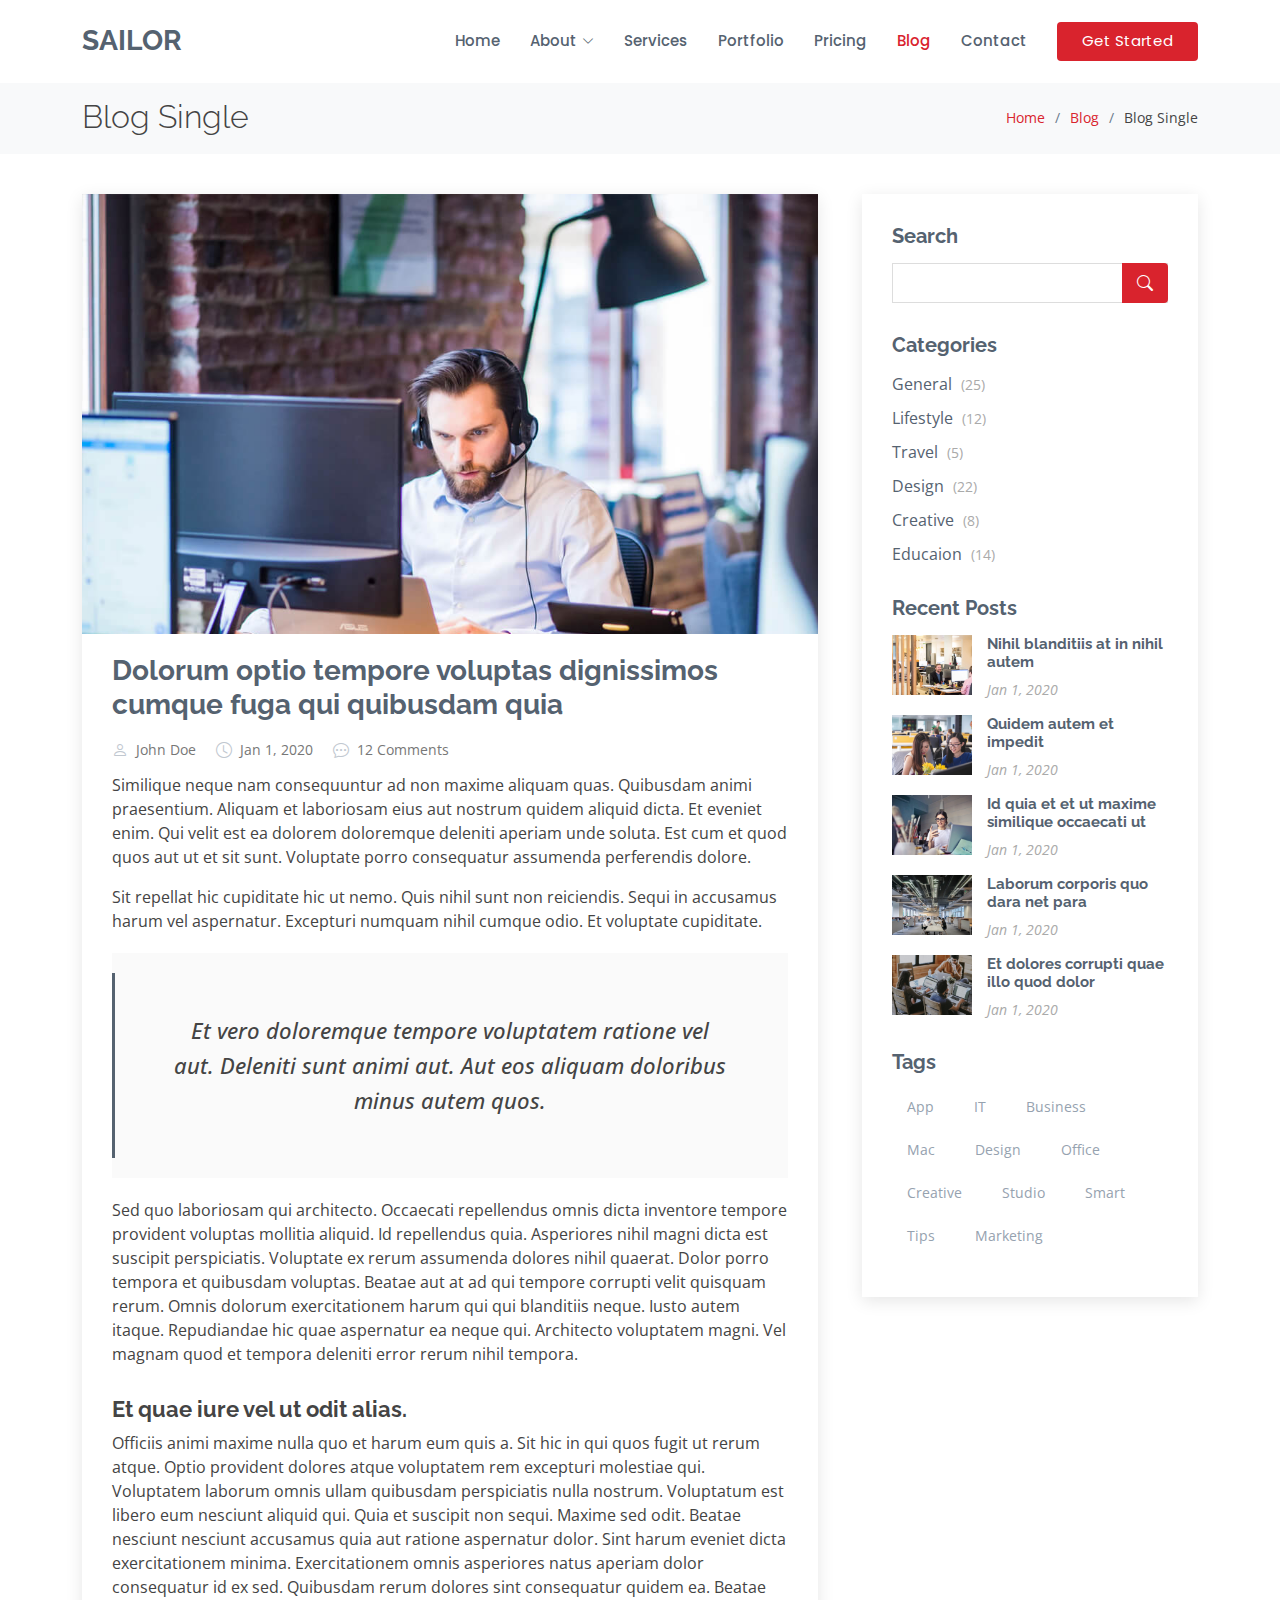
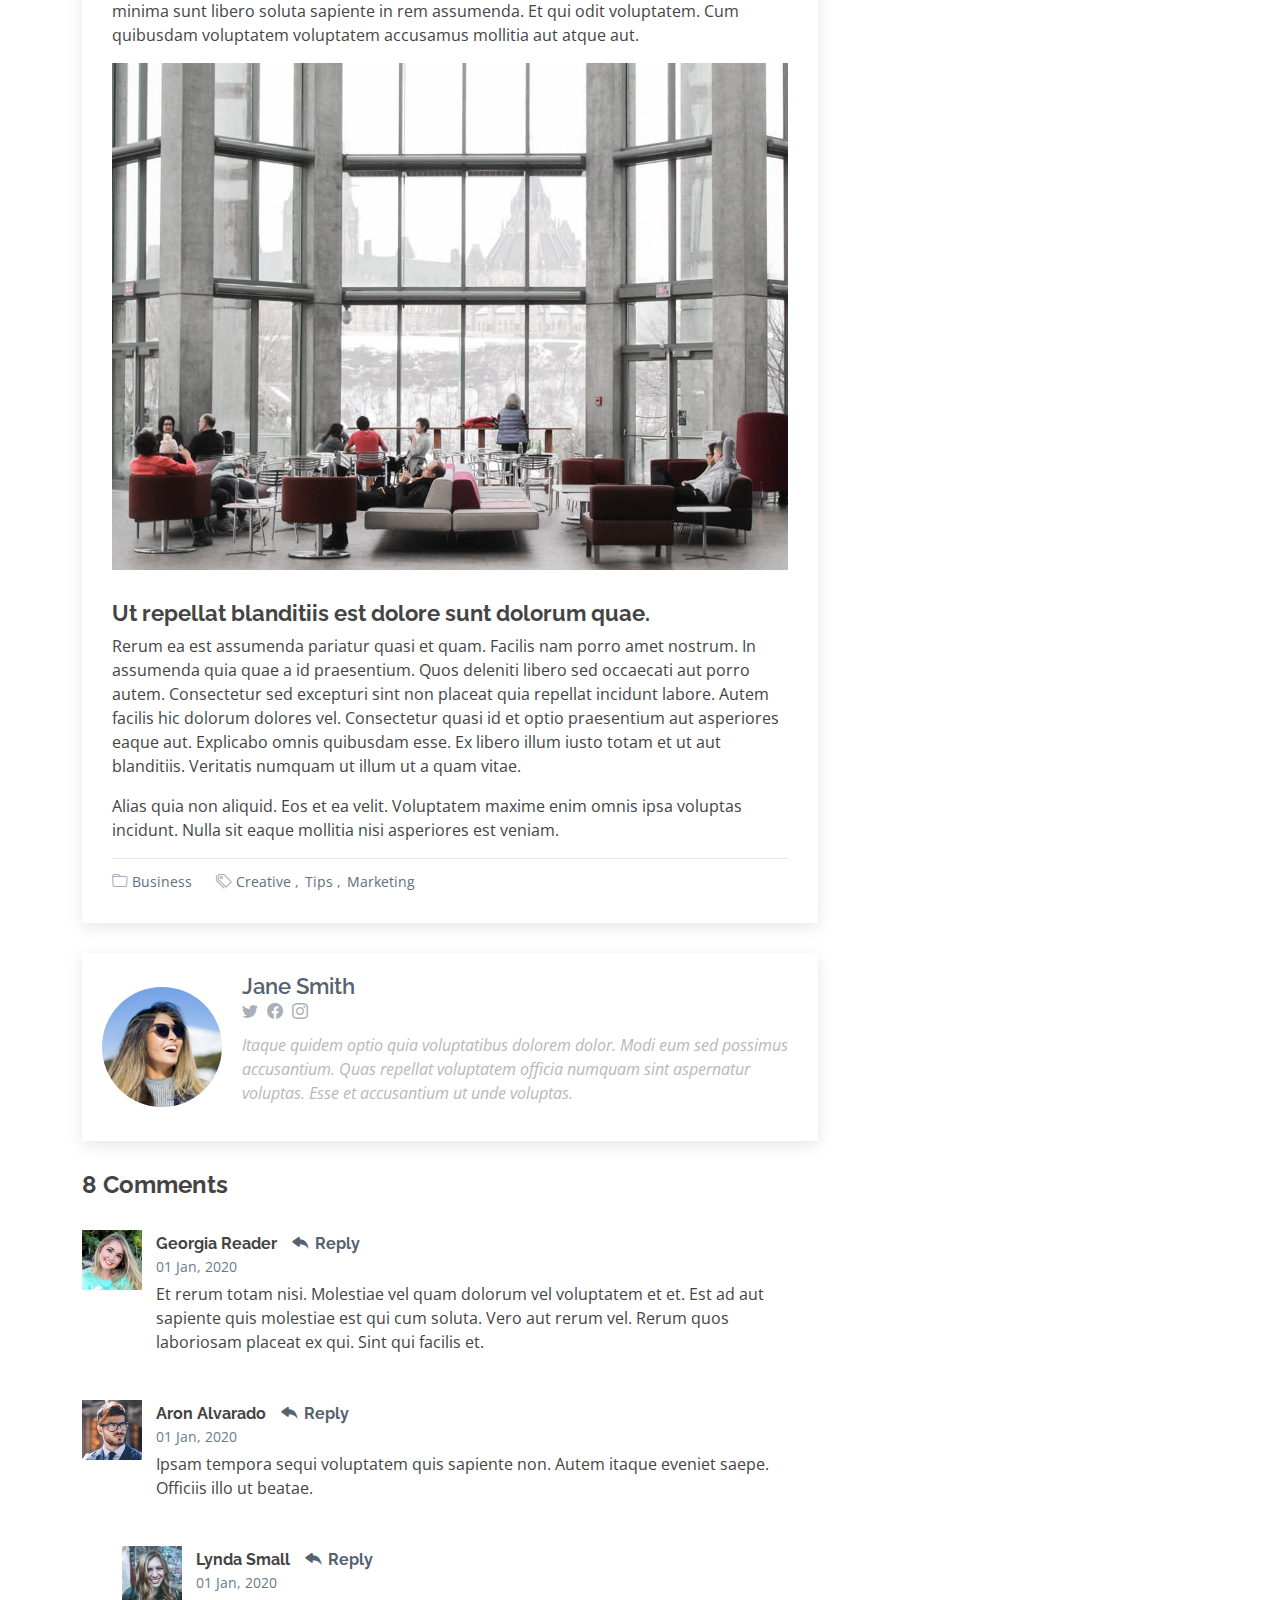
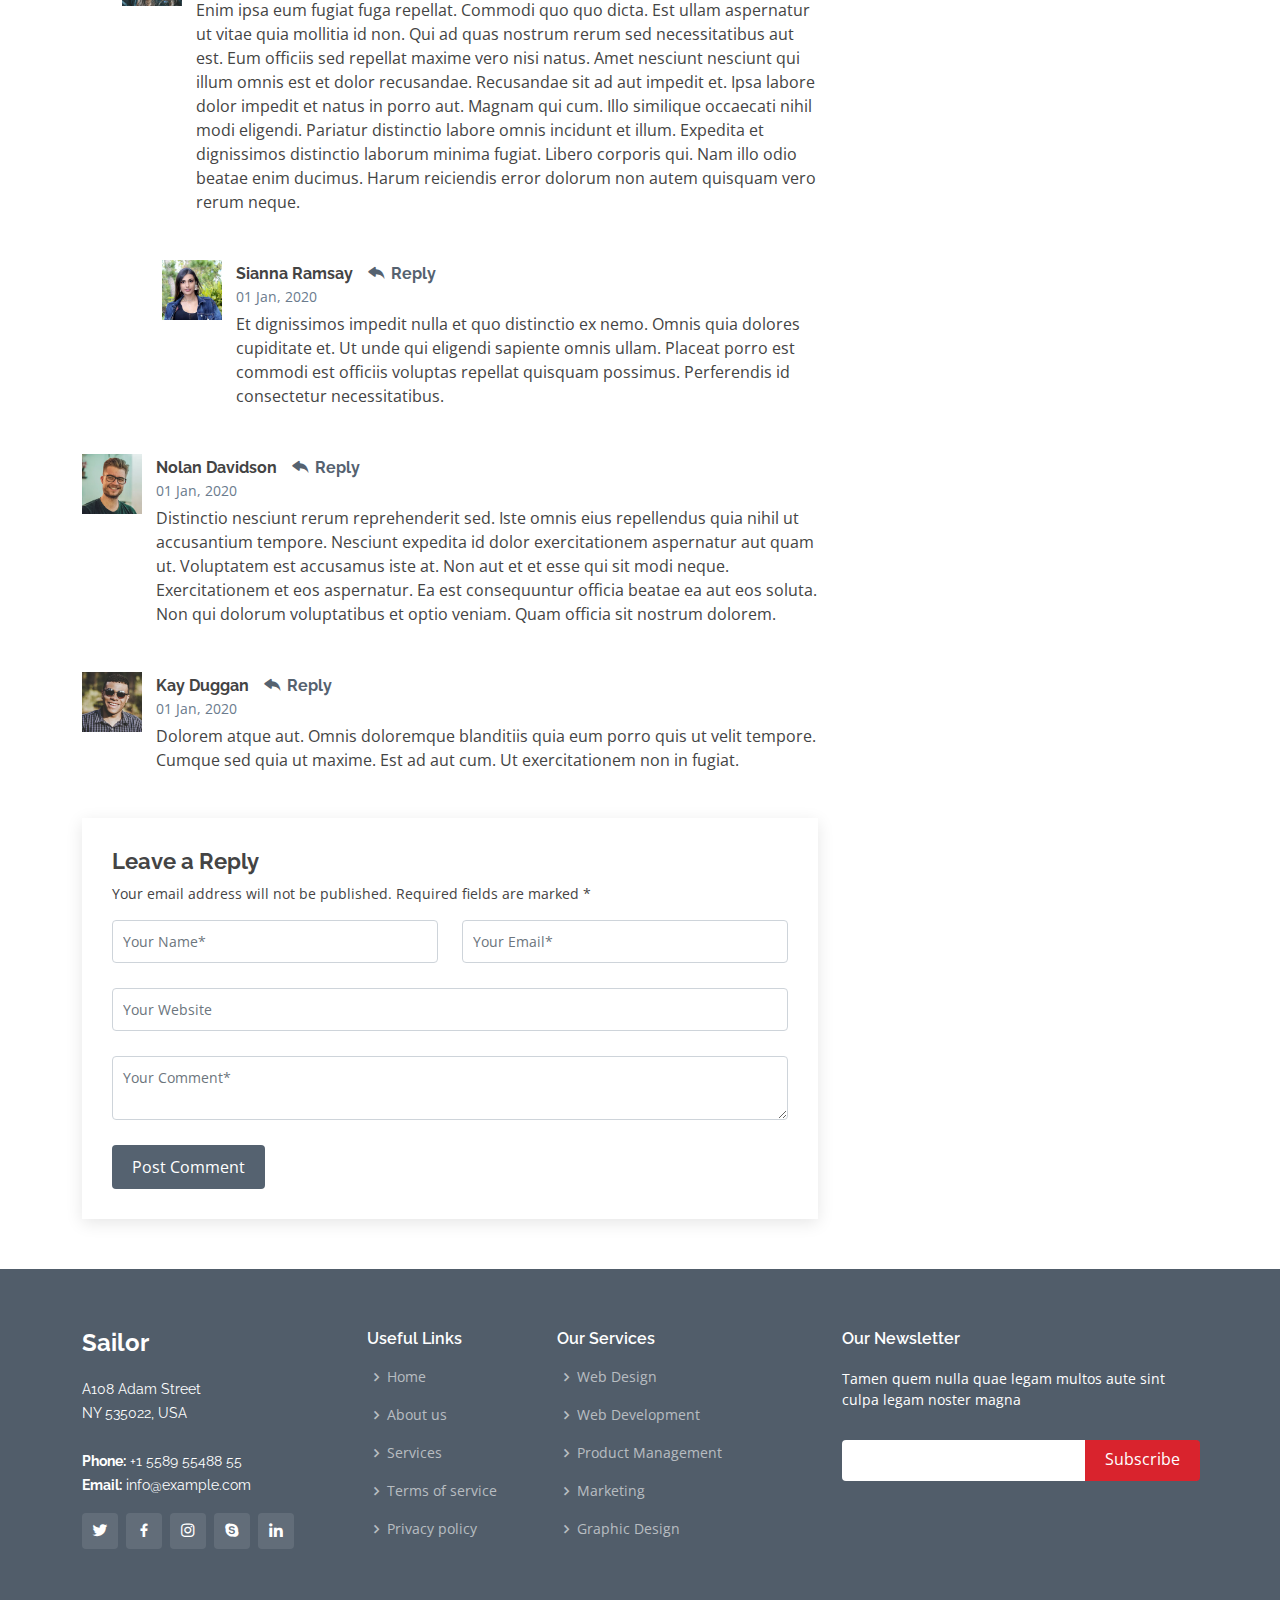
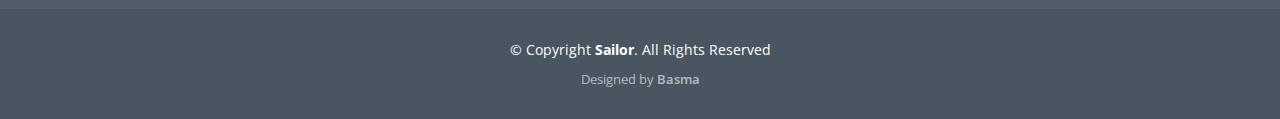
<file: blog-single.html>
<!DOCTYPE html>
<html lang="en">

<head>
  <meta charset="utf-8">
  <meta content="width=device-width, initial-scale=1.0" name="viewport">

  <title>Blog Single - Sailor Bootstrap Template</title>
  <meta content="" name="description">
  <meta content="" name="keywords">

  <!-- Favicons -->
  <link href="assets/img/favicon.png" rel="icon">
  <link href="assets/img/apple-touch-icon.png" rel="apple-touch-icon">

  <!-- Google Fonts -->
  <link href="https://fonts.googleapis.com/css?family=Open+Sans:300,300i,400,400i,600,600i,700,700i|Raleway:300,300i,400,400i,500,500i,600,600i,700,700i|Poppins:300,300i,400,400i,500,500i,600,600i,700,700i" rel="stylesheet">

  <!-- Vendor CSS Files -->
  <link href="assets/vendor/animate.css/animate.min.css" rel="stylesheet">
  <link href="assets/vendor/bootstrap/css/bootstrap.min.css" rel="stylesheet">
  <link href="assets/vendor/bootstrap-icons/bootstrap-icons.css" rel="stylesheet">
  <link href="assets/vendor/boxicons/css/boxicons.min.css" rel="stylesheet">
  <link href="assets/vendor/glightbox/css/glightbox.min.css" rel="stylesheet">
  <link href="assets/vendor/remixicon/remixicon.css" rel="stylesheet">
  <link href="assets/vendor/swiper/swiper-bundle.min.css" rel="stylesheet">

  <!-- Template Main CSS File -->
  <link href="assets/css/style.css" rel="stylesheet">

  <!-- =======================================================
  * Template Name: Sailor - v4.7.0
  * Template URL: /sailor-free-bootstrap-theme/
  * Author: Basma
  * License: /license/
  ======================================================== -->
</head>

<body>

  <!-- ======= Header ======= -->
  <header id="header" class="fixed-top d-flex align-items-center">
    <div class="container d-flex align-items-center">

      <h1 class="logo me-auto"><a href="index.html">Sailor</a></h1>
      <!-- Uncomment below if you prefer to use an image logo -->
      <!-- <a href="index.html" class="logo me-auto"><img src="assets/img/logo.png" alt="" class="img-fluid"></a>-->

      <nav id="navbar" class="navbar">
        <ul>
          <li><a href="index.html">Home</a></li>

          <li class="dropdown"><a href="#"><span>About</span> <i class="bi bi-chevron-down"></i></a>
            <ul>
              <li><a href="about.html">About</a></li>
              <li><a href="team.html">Team</a></li>
              <li><a href="testimonials.html">Testimonials</a></li>

              <li class="dropdown"><a href="#"><span>Deep Drop Down</span> <i class="bi bi-chevron-right"></i></a>
                <ul>
                  <li><a href="#">Deep Drop Down 1</a></li>
                  <li><a href="#">Deep Drop Down 2</a></li>
                  <li><a href="#">Deep Drop Down 3</a></li>
                  <li><a href="#">Deep Drop Down 4</a></li>
                  <li><a href="#">Deep Drop Down 5</a></li>
                </ul>
              </li>
            </ul>
          </li>
          <li><a href="services.html">Services</a></li>
          <li><a href="portfolio.html">Portfolio</a></li>
          <li><a href="pricing.html">Pricing</a></li>
          <li><a href="blog.html" class="active">Blog</a></li>

          <li><a href="contact.html">Contact</a></li>
          <li><a href="index.html" class="getstarted">Get Started</a></li>
        </ul>
        <i class="bi bi-list mobile-nav-toggle"></i>
      </nav><!-- .navbar -->

    </div>
  </header><!-- End Header -->

  <main id="main">

    <!-- ======= Breadcrumbs ======= -->
    <section id="breadcrumbs" class="breadcrumbs">
      <div class="container">

        <div class="d-flex justify-content-between align-items-center">
          <h2>Blog Single</h2>
          <ol>
            <li><a href="index.html">Home</a></li>
            <li><a href="blog.html">Blog</a></li>
            <li>Blog Single</li>
          </ol>
        </div>

      </div>
    </section><!-- End Breadcrumbs -->

    <!-- ======= Blog Single Section ======= -->
    <section id="blog" class="blog">
      <div class="container" data-aos="fade-up">

        <div class="row">

          <div class="col-lg-8 entries">

            <article class="entry entry-single">

              <div class="entry-img">
                <img src="assets/img/blog/blog-1.jpg" alt="" class="img-fluid">
              </div>

              <h2 class="entry-title">
                <a href="blog-single.html">Dolorum optio tempore voluptas dignissimos cumque fuga qui quibusdam quia</a>
              </h2>

              <div class="entry-meta">
                <ul>
                  <li class="d-flex align-items-center"><i class="bi bi-person"></i> <a href="blog-single.html">John Doe</a></li>
                  <li class="d-flex align-items-center"><i class="bi bi-clock"></i> <a href="blog-single.html"><time datetime="2020-01-01">Jan 1, 2020</time></a></li>
                  <li class="d-flex align-items-center"><i class="bi bi-chat-dots"></i> <a href="blog-single.html">12 Comments</a></li>
                </ul>
              </div>

              <div class="entry-content">
                <p>
                  Similique neque nam consequuntur ad non maxime aliquam quas. Quibusdam animi praesentium. Aliquam et laboriosam eius aut nostrum quidem aliquid dicta.
                  Et eveniet enim. Qui velit est ea dolorem doloremque deleniti aperiam unde soluta. Est cum et quod quos aut ut et sit sunt. Voluptate porro consequatur assumenda perferendis dolore.
                </p>

                <p>
                  Sit repellat hic cupiditate hic ut nemo. Quis nihil sunt non reiciendis. Sequi in accusamus harum vel aspernatur. Excepturi numquam nihil cumque odio. Et voluptate cupiditate.
                </p>

                <blockquote>
                  <p>
                    Et vero doloremque tempore voluptatem ratione vel aut. Deleniti sunt animi aut. Aut eos aliquam doloribus minus autem quos.
                  </p>
                </blockquote>

                <p>
                  Sed quo laboriosam qui architecto. Occaecati repellendus omnis dicta inventore tempore provident voluptas mollitia aliquid. Id repellendus quia. Asperiores nihil magni dicta est suscipit perspiciatis. Voluptate ex rerum assumenda dolores nihil quaerat.
                  Dolor porro tempora et quibusdam voluptas. Beatae aut at ad qui tempore corrupti velit quisquam rerum. Omnis dolorum exercitationem harum qui qui blanditiis neque.
                  Iusto autem itaque. Repudiandae hic quae aspernatur ea neque qui. Architecto voluptatem magni. Vel magnam quod et tempora deleniti error rerum nihil tempora.
                </p>

                <h3>Et quae iure vel ut odit alias.</h3>
                <p>
                  Officiis animi maxime nulla quo et harum eum quis a. Sit hic in qui quos fugit ut rerum atque. Optio provident dolores atque voluptatem rem excepturi molestiae qui. Voluptatem laborum omnis ullam quibusdam perspiciatis nulla nostrum. Voluptatum est libero eum nesciunt aliquid qui.
                  Quia et suscipit non sequi. Maxime sed odit. Beatae nesciunt nesciunt accusamus quia aut ratione aspernatur dolor. Sint harum eveniet dicta exercitationem minima. Exercitationem omnis asperiores natus aperiam dolor consequatur id ex sed. Quibusdam rerum dolores sint consequatur quidem ea.
                  Beatae minima sunt libero soluta sapiente in rem assumenda. Et qui odit voluptatem. Cum quibusdam voluptatem voluptatem accusamus mollitia aut atque aut.
                </p>
                <img src="assets/img/blog/blog-inside-post.jpg" class="img-fluid" alt="">

                <h3>Ut repellat blanditiis est dolore sunt dolorum quae.</h3>
                <p>
                  Rerum ea est assumenda pariatur quasi et quam. Facilis nam porro amet nostrum. In assumenda quia quae a id praesentium. Quos deleniti libero sed occaecati aut porro autem. Consectetur sed excepturi sint non placeat quia repellat incidunt labore. Autem facilis hic dolorum dolores vel.
                  Consectetur quasi id et optio praesentium aut asperiores eaque aut. Explicabo omnis quibusdam esse. Ex libero illum iusto totam et ut aut blanditiis. Veritatis numquam ut illum ut a quam vitae.
                </p>
                <p>
                  Alias quia non aliquid. Eos et ea velit. Voluptatem maxime enim omnis ipsa voluptas incidunt. Nulla sit eaque mollitia nisi asperiores est veniam.
                </p>

              </div>

              <div class="entry-footer">
                <i class="bi bi-folder"></i>
                <ul class="cats">
                  <li><a href="#">Business</a></li>
                </ul>

                <i class="bi bi-tags"></i>
                <ul class="tags">
                  <li><a href="#">Creative</a></li>
                  <li><a href="#">Tips</a></li>
                  <li><a href="#">Marketing</a></li>
                </ul>
              </div>

            </article><!-- End blog entry -->

            <div class="blog-author d-flex align-items-center">
              <img src="assets/img/blog/blog-author.jpg" class="rounded-circle float-left" alt="">
              <div>
                <h4>Jane Smith</h4>
                <div class="social-links">
                  <a href="https://twitters.com/#"><i class="bi bi-twitter"></i></a>
                  <a href="https://facebook.com/#"><i class="bi bi-facebook"></i></a>
                  <a href="https://instagram.com/#"><i class="biu bi-instagram"></i></a>
                </div>
                <p>
                  Itaque quidem optio quia voluptatibus dolorem dolor. Modi eum sed possimus accusantium. Quas repellat voluptatem officia numquam sint aspernatur voluptas. Esse et accusantium ut unde voluptas.
                </p>
              </div>
            </div><!-- End blog author bio -->

            <div class="blog-comments">

              <h4 class="comments-count">8 Comments</h4>

              <div id="comment-1" class="comment">
                <div class="d-flex">
                  <div class="comment-img"><img src="assets/img/blog/comments-1.jpg" alt=""></div>
                  <div>
                    <h5><a href="">Georgia Reader</a> <a href="#" class="reply"><i class="bi bi-reply-fill"></i> Reply</a></h5>
                    <time datetime="2020-01-01">01 Jan, 2020</time>
                    <p>
                      Et rerum totam nisi. Molestiae vel quam dolorum vel voluptatem et et. Est ad aut sapiente quis molestiae est qui cum soluta.
                      Vero aut rerum vel. Rerum quos laboriosam placeat ex qui. Sint qui facilis et.
                    </p>
                  </div>
                </div>
              </div><!-- End comment #1 -->

              <div id="comment-2" class="comment">
                <div class="d-flex">
                  <div class="comment-img"><img src="assets/img/blog/comments-2.jpg" alt=""></div>
                  <div>
                    <h5><a href="">Aron Alvarado</a> <a href="#" class="reply"><i class="bi bi-reply-fill"></i> Reply</a></h5>
                    <time datetime="2020-01-01">01 Jan, 2020</time>
                    <p>
                      Ipsam tempora sequi voluptatem quis sapiente non. Autem itaque eveniet saepe. Officiis illo ut beatae.
                    </p>
                  </div>
                </div>

                <div id="comment-reply-1" class="comment comment-reply">
                  <div class="d-flex">
                    <div class="comment-img"><img src="assets/img/blog/comments-3.jpg" alt=""></div>
                    <div>
                      <h5><a href="">Lynda Small</a> <a href="#" class="reply"><i class="bi bi-reply-fill"></i> Reply</a></h5>
                      <time datetime="2020-01-01">01 Jan, 2020</time>
                      <p>
                        Enim ipsa eum fugiat fuga repellat. Commodi quo quo dicta. Est ullam aspernatur ut vitae quia mollitia id non. Qui ad quas nostrum rerum sed necessitatibus aut est. Eum officiis sed repellat maxime vero nisi natus. Amet nesciunt nesciunt qui illum omnis est et dolor recusandae.

                        Recusandae sit ad aut impedit et. Ipsa labore dolor impedit et natus in porro aut. Magnam qui cum. Illo similique occaecati nihil modi eligendi. Pariatur distinctio labore omnis incidunt et illum. Expedita et dignissimos distinctio laborum minima fugiat.

                        Libero corporis qui. Nam illo odio beatae enim ducimus. Harum reiciendis error dolorum non autem quisquam vero rerum neque.
                      </p>
                    </div>
                  </div>

                  <div id="comment-reply-2" class="comment comment-reply">
                    <div class="d-flex">
                      <div class="comment-img"><img src="assets/img/blog/comments-4.jpg" alt=""></div>
                      <div>
                        <h5><a href="">Sianna Ramsay</a> <a href="#" class="reply"><i class="bi bi-reply-fill"></i> Reply</a></h5>
                        <time datetime="2020-01-01">01 Jan, 2020</time>
                        <p>
                          Et dignissimos impedit nulla et quo distinctio ex nemo. Omnis quia dolores cupiditate et. Ut unde qui eligendi sapiente omnis ullam. Placeat porro est commodi est officiis voluptas repellat quisquam possimus. Perferendis id consectetur necessitatibus.
                        </p>
                      </div>
                    </div>

                  </div><!-- End comment reply #2-->

                </div><!-- End comment reply #1-->

              </div><!-- End comment #2-->

              <div id="comment-3" class="comment">
                <div class="d-flex">
                  <div class="comment-img"><img src="assets/img/blog/comments-5.jpg" alt=""></div>
                  <div>
                    <h5><a href="">Nolan Davidson</a> <a href="#" class="reply"><i class="bi bi-reply-fill"></i> Reply</a></h5>
                    <time datetime="2020-01-01">01 Jan, 2020</time>
                    <p>
                      Distinctio nesciunt rerum reprehenderit sed. Iste omnis eius repellendus quia nihil ut accusantium tempore. Nesciunt expedita id dolor exercitationem aspernatur aut quam ut. Voluptatem est accusamus iste at.
                      Non aut et et esse qui sit modi neque. Exercitationem et eos aspernatur. Ea est consequuntur officia beatae ea aut eos soluta. Non qui dolorum voluptatibus et optio veniam. Quam officia sit nostrum dolorem.
                    </p>
                  </div>
                </div>

              </div><!-- End comment #3 -->

              <div id="comment-4" class="comment">
                <div class="d-flex">
                  <div class="comment-img"><img src="assets/img/blog/comments-6.jpg" alt=""></div>
                  <div>
                    <h5><a href="">Kay Duggan</a> <a href="#" class="reply"><i class="bi bi-reply-fill"></i> Reply</a></h5>
                    <time datetime="2020-01-01">01 Jan, 2020</time>
                    <p>
                      Dolorem atque aut. Omnis doloremque blanditiis quia eum porro quis ut velit tempore. Cumque sed quia ut maxime. Est ad aut cum. Ut exercitationem non in fugiat.
                    </p>
                  </div>
                </div>

              </div><!-- End comment #4 -->

              <div class="reply-form">
                <h4>Leave a Reply</h4>
                <p>Your email address will not be published. Required fields are marked * </p>
                <form action="">
                  <div class="row">
                    <div class="col-md-6 form-group">
                      <input name="name" type="text" class="form-control" placeholder="Your Name*">
                    </div>
                    <div class="col-md-6 form-group">
                      <input name="email" type="text" class="form-control" placeholder="Your Email*">
                    </div>
                  </div>
                  <div class="row">
                    <div class="col form-group">
                      <input name="website" type="text" class="form-control" placeholder="Your Website">
                    </div>
                  </div>
                  <div class="row">
                    <div class="col form-group">
                      <textarea name="comment" class="form-control" placeholder="Your Comment*"></textarea>
                    </div>
                  </div>
                  <button type="submit" class="btn btn-primary">Post Comment</button>

                </form>

              </div>

            </div><!-- End blog comments -->

          </div><!-- End blog entries list -->

          <div class="col-lg-4">

            <div class="sidebar">

              <h3 class="sidebar-title">Search</h3>
              <div class="sidebar-item search-form">
                <form action="">
                  <input type="text">
                  <button type="submit"><i class="bi bi-search"></i></button>
                </form>
              </div><!-- End sidebar search formn-->

              <h3 class="sidebar-title">Categories</h3>
              <div class="sidebar-item categories">
                <ul>
                  <li><a href="#">General <span>(25)</span></a></li>
                  <li><a href="#">Lifestyle <span>(12)</span></a></li>
                  <li><a href="#">Travel <span>(5)</span></a></li>
                  <li><a href="#">Design <span>(22)</span></a></li>
                  <li><a href="#">Creative <span>(8)</span></a></li>
                  <li><a href="#">Educaion <span>(14)</span></a></li>
                </ul>
              </div><!-- End sidebar categories-->

              <h3 class="sidebar-title">Recent Posts</h3>
              <div class="sidebar-item recent-posts">
                <div class="post-item clearfix">
                  <img src="assets/img/blog/blog-recent-1.jpg" alt="">
                  <h4><a href="blog-single.html">Nihil blanditiis at in nihil autem</a></h4>
                  <time datetime="2020-01-01">Jan 1, 2020</time>
                </div>

                <div class="post-item clearfix">
                  <img src="assets/img/blog/blog-recent-2.jpg" alt="">
                  <h4><a href="blog-single.html">Quidem autem et impedit</a></h4>
                  <time datetime="2020-01-01">Jan 1, 2020</time>
                </div>

                <div class="post-item clearfix">
                  <img src="assets/img/blog/blog-recent-3.jpg" alt="">
                  <h4><a href="blog-single.html">Id quia et et ut maxime similique occaecati ut</a></h4>
                  <time datetime="2020-01-01">Jan 1, 2020</time>
                </div>

                <div class="post-item clearfix">
                  <img src="assets/img/blog/blog-recent-4.jpg" alt="">
                  <h4><a href="blog-single.html">Laborum corporis quo dara net para</a></h4>
                  <time datetime="2020-01-01">Jan 1, 2020</time>
                </div>

                <div class="post-item clearfix">
                  <img src="assets/img/blog/blog-recent-5.jpg" alt="">
                  <h4><a href="blog-single.html">Et dolores corrupti quae illo quod dolor</a></h4>
                  <time datetime="2020-01-01">Jan 1, 2020</time>
                </div>

              </div><!-- End sidebar recent posts-->

              <h3 class="sidebar-title">Tags</h3>
              <div class="sidebar-item tags">
                <ul>
                  <li><a href="#">App</a></li>
                  <li><a href="#">IT</a></li>
                  <li><a href="#">Business</a></li>
                  <li><a href="#">Mac</a></li>
                  <li><a href="#">Design</a></li>
                  <li><a href="#">Office</a></li>
                  <li><a href="#">Creative</a></li>
                  <li><a href="#">Studio</a></li>
                  <li><a href="#">Smart</a></li>
                  <li><a href="#">Tips</a></li>
                  <li><a href="#">Marketing</a></li>
                </ul>
              </div><!-- End sidebar tags-->

            </div><!-- End sidebar -->

          </div><!-- End blog sidebar -->

        </div>

      </div>
    </section><!-- End Blog Single Section -->

  </main><!-- End #main -->

  <!-- ======= Footer ======= -->
  <footer id="footer">
    <div class="footer-top">
      <div class="container">
        <div class="row">

          <div class="col-lg-3 col-md-6">
            <div class="footer-info">
              <h3>Sailor</h3>
              <p>
                A108 Adam Street <br>
                NY 535022, USA<br><br>
                <strong>Phone:</strong> +1 5589 55488 55<br>
                <strong>Email:</strong> info@example.com<br>
              </p>
              <div class="social-links mt-3">
                <a href="#" class="twitter"><i class="bx bxl-twitter"></i></a>
                <a href="#" class="facebook"><i class="bx bxl-facebook"></i></a>
                <a href="#" class="instagram"><i class="bx bxl-instagram"></i></a>
                <a href="#" class="google-plus"><i class="bx bxl-skype"></i></a>
                <a href="#" class="linkedin"><i class="bx bxl-linkedin"></i></a>
              </div>
            </div>
          </div>

          <div class="col-lg-2 col-md-6 footer-links">
            <h4>Useful Links</h4>
            <ul>
              <li><i class="bx bx-chevron-right"></i> <a href="#">Home</a></li>
              <li><i class="bx bx-chevron-right"></i> <a href="#">About us</a></li>
              <li><i class="bx bx-chevron-right"></i> <a href="#">Services</a></li>
              <li><i class="bx bx-chevron-right"></i> <a href="#">Terms of service</a></li>
              <li><i class="bx bx-chevron-right"></i> <a href="#">Privacy policy</a></li>
            </ul>
          </div>

          <div class="col-lg-3 col-md-6 footer-links">
            <h4>Our Services</h4>
            <ul>
              <li><i class="bx bx-chevron-right"></i> <a href="#">Web Design</a></li>
              <li><i class="bx bx-chevron-right"></i> <a href="#">Web Development</a></li>
              <li><i class="bx bx-chevron-right"></i> <a href="#">Product Management</a></li>
              <li><i class="bx bx-chevron-right"></i> <a href="#">Marketing</a></li>
              <li><i class="bx bx-chevron-right"></i> <a href="#">Graphic Design</a></li>
            </ul>
          </div>

          <div class="col-lg-4 col-md-6 footer-newsletter">
            <h4>Our Newsletter</h4>
            <p>Tamen quem nulla quae legam multos aute sint culpa legam noster magna</p>
            <form action="" method="post">
              <input type="email" name="email"><input type="submit" value="Subscribe">
            </form>

          </div>

        </div>
      </div>
    </div>

    <div class="container">
      <div class="copyright">
        &copy; Copyright <strong><span>Sailor</span></strong>. All Rights Reserved
      </div>
      <div class="credits">
        <!-- All the links in the footer should remain intact. -->
        <!-- You can delete the links only if you purchased the pro version. -->
        <!-- Licensing information: /license/ -->
        <!-- Purchase the pro version with working PHP/AJAX contact form: /sailor-free-bootstrap-theme/ -->
        Designed by <a href="/">Basma</a>
      </div>
    </div>
  </footer><!-- End Footer -->

  <a href="#" class="back-to-top d-flex align-items-center justify-content-center"><i class="bi bi-arrow-up-short"></i></a>

  <!-- Vendor JS Files -->
  <script src="assets/vendor/bootstrap/js/bootstrap.bundle.min.js"></script>
  <script src="assets/vendor/glightbox/js/glightbox.min.js"></script>
  <script src="assets/vendor/isotope-layout/isotope.pkgd.min.js"></script>
  <script src="assets/vendor/swiper/swiper-bundle.min.js"></script>
  <script src="assets/vendor/waypoints/noframework.waypoints.js"></script>
  <script src="assets/vendor/php-email-form/validate.js"></script>

  <!-- Template Main JS File -->
  <script src="assets/js/main.js"></script>

</body>

</html>
</file>
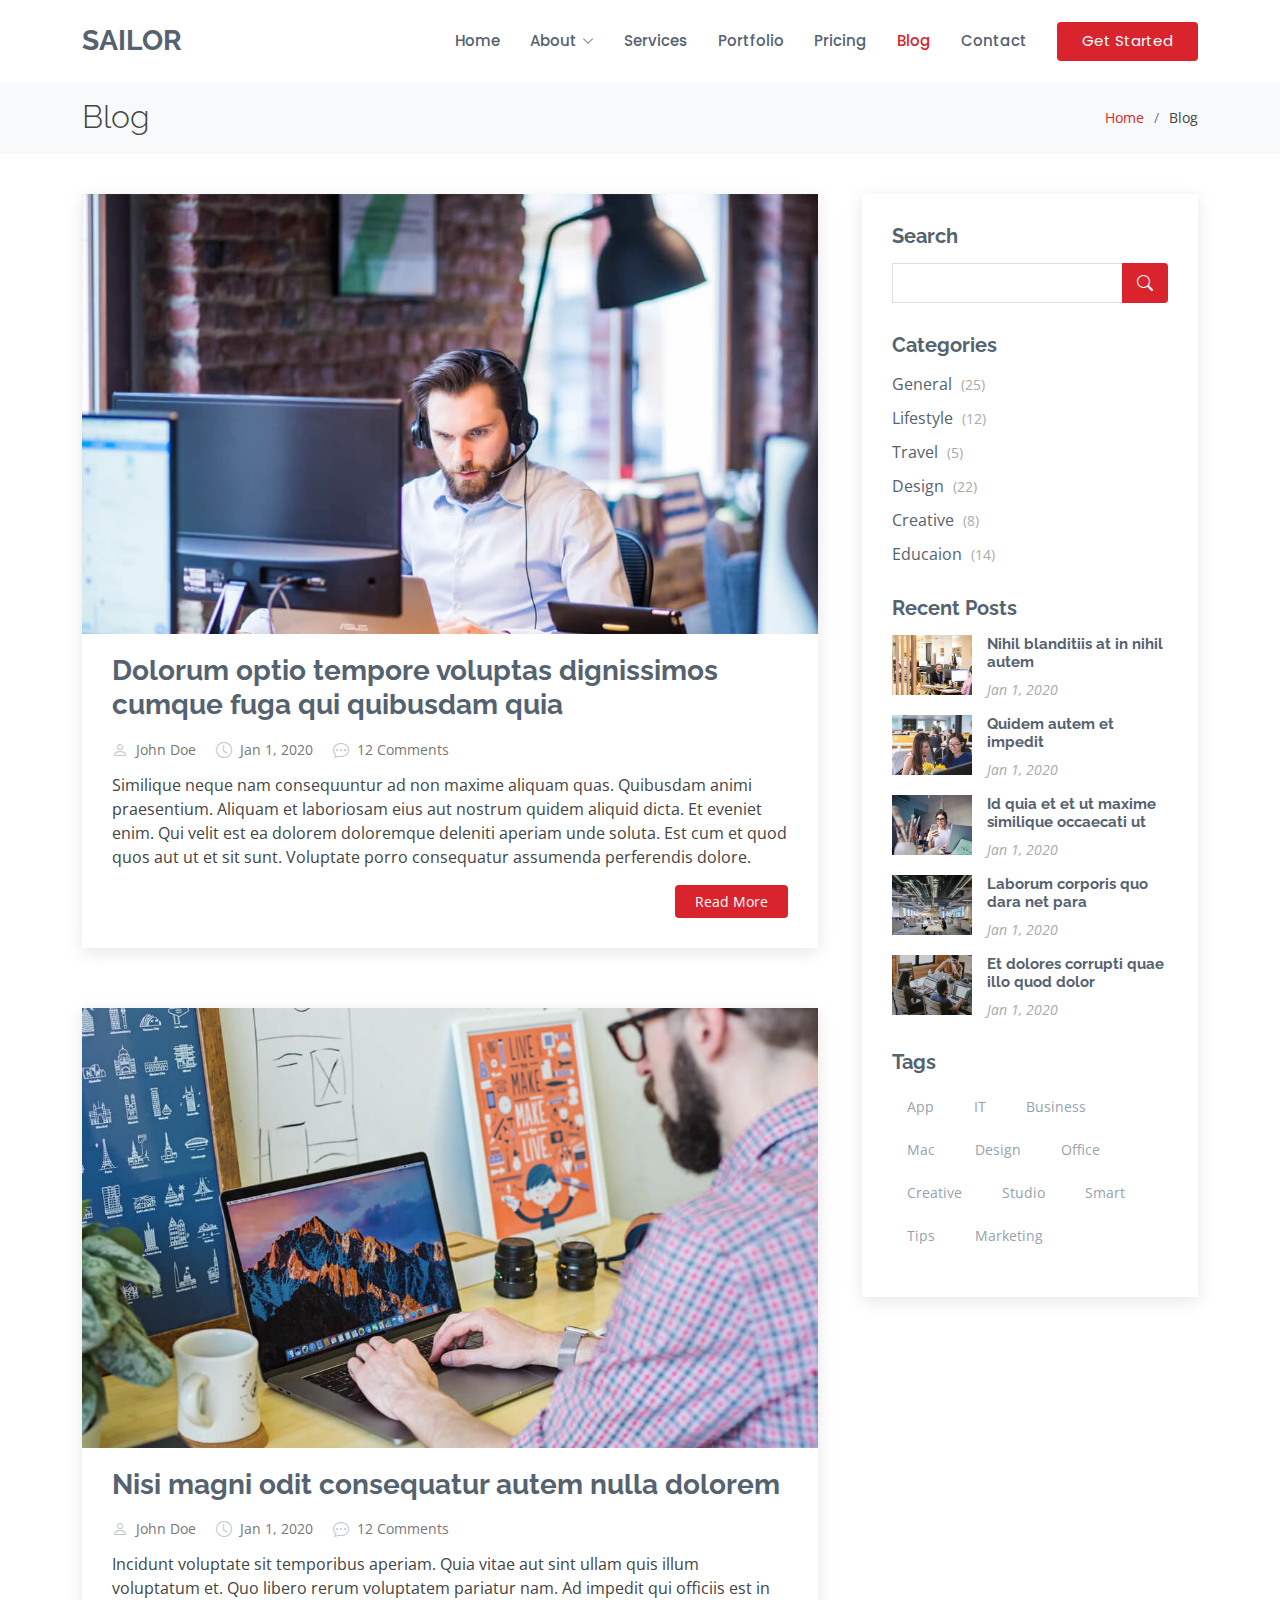
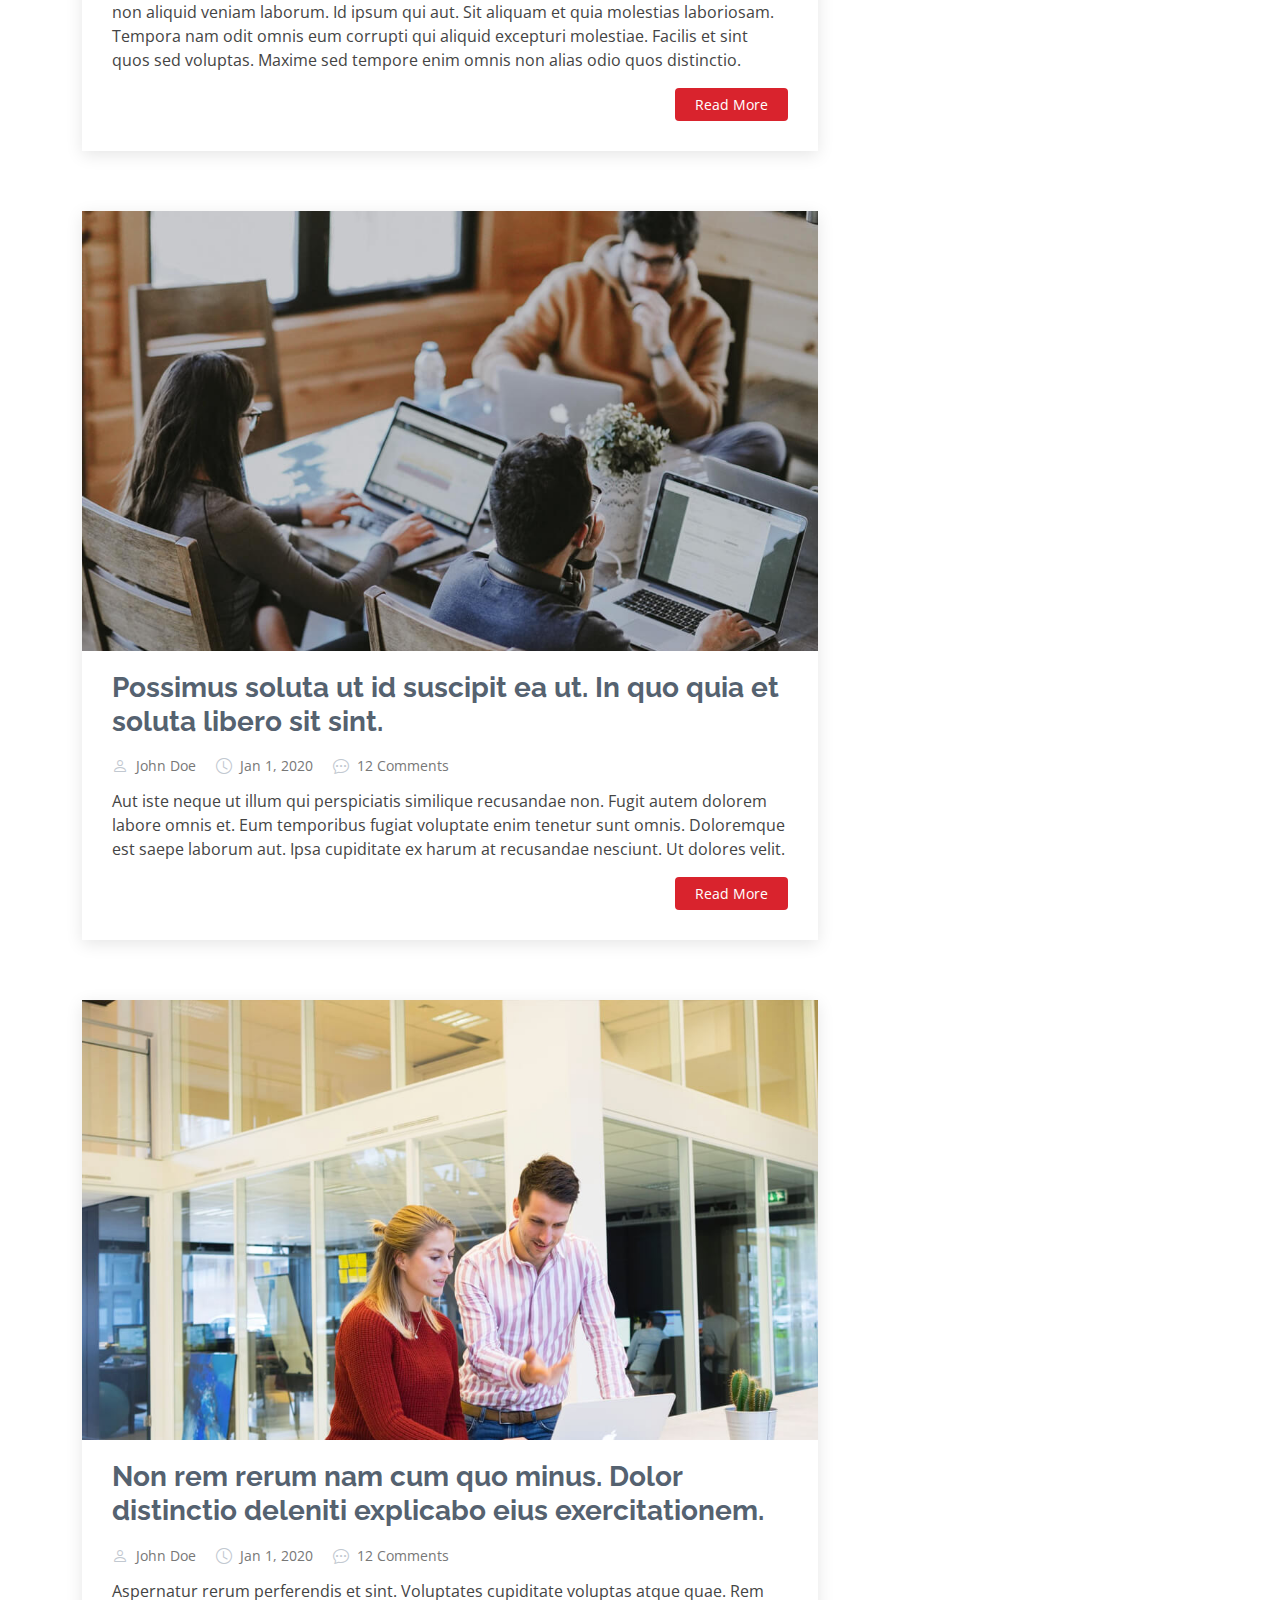
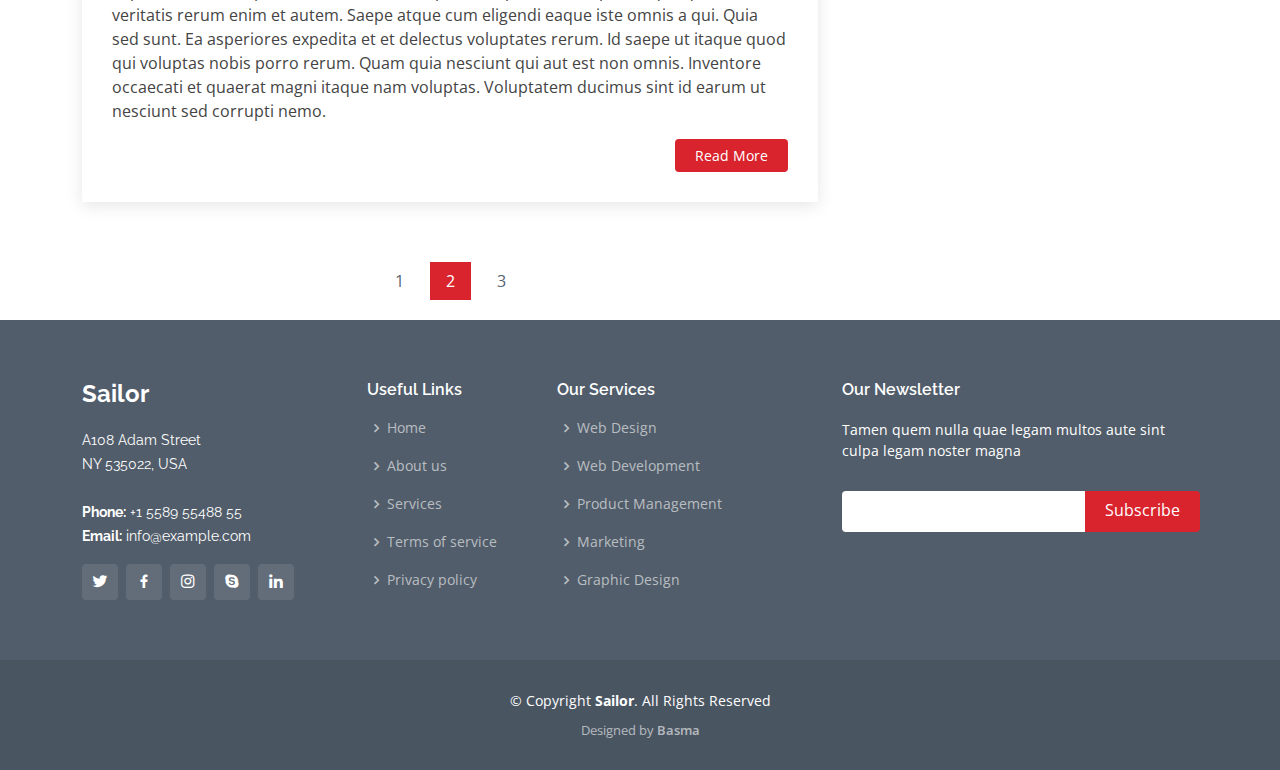
<file: blog.html>
<!DOCTYPE html>
<html lang="en">

<head>
  <meta charset="utf-8">
  <meta content="width=device-width, initial-scale=1.0" name="viewport">

  <title>Blog - Sailor Bootstrap Template</title>
  <meta content="" name="description">
  <meta content="" name="keywords">

  <!-- Favicons -->
  <link href="assets/img/favicon.png" rel="icon">
  <link href="assets/img/apple-touch-icon.png" rel="apple-touch-icon">

  <!-- Google Fonts -->
  <link href="https://fonts.googleapis.com/css?family=Open+Sans:300,300i,400,400i,600,600i,700,700i|Raleway:300,300i,400,400i,500,500i,600,600i,700,700i|Poppins:300,300i,400,400i,500,500i,600,600i,700,700i" rel="stylesheet">

  <!-- Vendor CSS Files -->
  <link href="assets/vendor/animate.css/animate.min.css" rel="stylesheet">
  <link href="assets/vendor/bootstrap/css/bootstrap.min.css" rel="stylesheet">
  <link href="assets/vendor/bootstrap-icons/bootstrap-icons.css" rel="stylesheet">
  <link href="assets/vendor/boxicons/css/boxicons.min.css" rel="stylesheet">
  <link href="assets/vendor/glightbox/css/glightbox.min.css" rel="stylesheet">
  <link href="assets/vendor/remixicon/remixicon.css" rel="stylesheet">
  <link href="assets/vendor/swiper/swiper-bundle.min.css" rel="stylesheet">

  <!-- Template Main CSS File -->
  <link href="assets/css/style.css" rel="stylesheet">

  <!-- =======================================================
  * Template Name: Sailor - v4.7.0
  * Template URL: /sailor-free-bootstrap-theme/
  * Author: Basma
  * License: /license/
  ======================================================== -->
</head>

<body>

  <!-- ======= Header ======= -->
  <header id="header" class="fixed-top d-flex align-items-center">
    <div class="container d-flex align-items-center">

      <h1 class="logo me-auto"><a href="index.html">Sailor</a></h1>
      <!-- Uncomment below if you prefer to use an image logo -->
      <!-- <a href="index.html" class="logo me-auto"><img src="assets/img/logo.png" alt="" class="img-fluid"></a>-->

      <nav id="navbar" class="navbar">
        <ul>
          <li><a href="index.html">Home</a></li>

          <li class="dropdown"><a href="#"><span>About</span> <i class="bi bi-chevron-down"></i></a>
            <ul>
              <li><a href="about.html">About</a></li>
              <li><a href="team.html">Team</a></li>
              <li><a href="testimonials.html">Testimonials</a></li>

              <li class="dropdown"><a href="#"><span>Deep Drop Down</span> <i class="bi bi-chevron-right"></i></a>
                <ul>
                  <li><a href="#">Deep Drop Down 1</a></li>
                  <li><a href="#">Deep Drop Down 2</a></li>
                  <li><a href="#">Deep Drop Down 3</a></li>
                  <li><a href="#">Deep Drop Down 4</a></li>
                  <li><a href="#">Deep Drop Down 5</a></li>
                </ul>
              </li>
            </ul>
          </li>
          <li><a href="services.html">Services</a></li>
          <li><a href="portfolio.html">Portfolio</a></li>
          <li><a href="pricing.html">Pricing</a></li>
          <li><a href="blog.html" class="active">Blog</a></li>

          <li><a href="contact.html">Contact</a></li>
          <li><a href="index.html" class="getstarted">Get Started</a></li>
        </ul>
        <i class="bi bi-list mobile-nav-toggle"></i>
      </nav><!-- .navbar -->

    </div>
  </header><!-- End Header -->

  <main id="main">

    <!-- ======= Breadcrumbs ======= -->
    <section id="breadcrumbs" class="breadcrumbs">
      <div class="container">

        <div class="d-flex justify-content-between align-items-center">
          <h2>Blog</h2>
          <ol>
            <li><a href="index.html">Home</a></li>
            <li>Blog</li>
          </ol>
        </div>

      </div>
    </section><!-- End Breadcrumbs -->

    <!-- ======= Blog Section ======= -->
    <section id="blog" class="blog">
      <div class="container" data-aos="fade-up">

        <div class="row">

          <div class="col-lg-8 entries">

            <article class="entry">

              <div class="entry-img">
                <img src="assets/img/blog/blog-1.jpg" alt="" class="img-fluid">
              </div>

              <h2 class="entry-title">
                <a href="blog-single.html">Dolorum optio tempore voluptas dignissimos cumque fuga qui quibusdam quia</a>
              </h2>

              <div class="entry-meta">
                <ul>
                  <li class="d-flex align-items-center"><i class="bi bi-person"></i> <a href="blog-single.html">John Doe</a></li>
                  <li class="d-flex align-items-center"><i class="bi bi-clock"></i> <a href="blog-single.html"><time datetime="2020-01-01">Jan 1, 2020</time></a></li>
                  <li class="d-flex align-items-center"><i class="bi bi-chat-dots"></i> <a href="blog-single.html">12 Comments</a></li>
                </ul>
              </div>

              <div class="entry-content">
                <p>
                  Similique neque nam consequuntur ad non maxime aliquam quas. Quibusdam animi praesentium. Aliquam et laboriosam eius aut nostrum quidem aliquid dicta.
                  Et eveniet enim. Qui velit est ea dolorem doloremque deleniti aperiam unde soluta. Est cum et quod quos aut ut et sit sunt. Voluptate porro consequatur assumenda perferendis dolore.
                </p>
                <div class="read-more">
                  <a href="blog-single.html">Read More</a>
                </div>
              </div>

            </article><!-- End blog entry -->

            <article class="entry">

              <div class="entry-img">
                <img src="assets/img/blog/blog-2.jpg" alt="" class="img-fluid">
              </div>

              <h2 class="entry-title">
                <a href="blog-single.html">Nisi magni odit consequatur autem nulla dolorem</a>
              </h2>

              <div class="entry-meta">
                <ul>
                  <li class="d-flex align-items-center"><i class="bi bi-person"></i> <a href="blog-single.html">John Doe</a></li>
                  <li class="d-flex align-items-center"><i class="bi bi-clock"></i> <a href="blog-single.html"><time datetime="2020-01-01">Jan 1, 2020</time></a></li>
                  <li class="d-flex align-items-center"><i class="bi bi-chat-dots"></i> <a href="blog-single.html">12 Comments</a></li>
                </ul>
              </div>

              <div class="entry-content">
                <p>
                  Incidunt voluptate sit temporibus aperiam. Quia vitae aut sint ullam quis illum voluptatum et. Quo libero rerum voluptatem pariatur nam.
                  Ad impedit qui officiis est in non aliquid veniam laborum. Id ipsum qui aut. Sit aliquam et quia molestias laboriosam. Tempora nam odit omnis eum corrupti qui aliquid excepturi molestiae. Facilis et sint quos sed voluptas. Maxime sed tempore enim omnis non alias odio quos distinctio.
                </p>
                <div class="read-more">
                  <a href="blog-single.html">Read More</a>
                </div>
              </div>

            </article><!-- End blog entry -->

            <article class="entry">

              <div class="entry-img">
                <img src="assets/img/blog/blog-3.jpg" alt="" class="img-fluid">
              </div>

              <h2 class="entry-title">
                <a href="blog-single.html">Possimus soluta ut id suscipit ea ut. In quo quia et soluta libero sit sint.</a>
              </h2>

              <div class="entry-meta">
                <ul>
                  <li class="d-flex align-items-center"><i class="bi bi-person"></i> <a href="blog-single.html">John Doe</a></li>
                  <li class="d-flex align-items-center"><i class="bi bi-clock"></i> <a href="blog-single.html"><time datetime="2020-01-01">Jan 1, 2020</time></a></li>
                  <li class="d-flex align-items-center"><i class="bi bi-chat-dots"></i> <a href="blog-single.html">12 Comments</a></li>
                </ul>
              </div>

              <div class="entry-content">
                <p>
                  Aut iste neque ut illum qui perspiciatis similique recusandae non. Fugit autem dolorem labore omnis et. Eum temporibus fugiat voluptate enim tenetur sunt omnis.
                  Doloremque est saepe laborum aut. Ipsa cupiditate ex harum at recusandae nesciunt. Ut dolores velit.
                </p>
                <div class="read-more">
                  <a href="blog-single.html">Read More</a>
                </div>
              </div>

            </article><!-- End blog entry -->

            <article class="entry">

              <div class="entry-img">
                <img src="assets/img/blog/blog-4.jpg" alt="" class="img-fluid">
              </div>

              <h2 class="entry-title">
                <a href="blog-single.html">Non rem rerum nam cum quo minus. Dolor distinctio deleniti explicabo eius exercitationem.</a>
              </h2>

              <div class="entry-meta">
                <ul>
                  <li class="d-flex align-items-center"><i class="bi bi-person"></i> <a href="blog-single.html">John Doe</a></li>
                  <li class="d-flex align-items-center"><i class="bi bi-clock"></i> <a href="blog-single.html"><time datetime="2020-01-01">Jan 1, 2020</time></a></li>
                  <li class="d-flex align-items-center"><i class="bi bi-chat-dots"></i> <a href="blog-single.html">12 Comments</a></li>
                </ul>
              </div>

              <div class="entry-content">
                <p>
                  Aspernatur rerum perferendis et sint. Voluptates cupiditate voluptas atque quae. Rem veritatis rerum enim et autem. Saepe atque cum eligendi eaque iste omnis a qui.
                  Quia sed sunt. Ea asperiores expedita et et delectus voluptates rerum. Id saepe ut itaque quod qui voluptas nobis porro rerum. Quam quia nesciunt qui aut est non omnis. Inventore occaecati et quaerat magni itaque nam voluptas. Voluptatem ducimus sint id earum ut nesciunt sed corrupti nemo.
                </p>
                <div class="read-more">
                  <a href="blog-single.html">Read More</a>
                </div>
              </div>

            </article><!-- End blog entry -->

            <div class="blog-pagination">
              <ul class="justify-content-center">
                <li><a href="#">1</a></li>
                <li class="active"><a href="#">2</a></li>
                <li><a href="#">3</a></li>
              </ul>
            </div>

          </div><!-- End blog entries list -->

          <div class="col-lg-4">

            <div class="sidebar">

              <h3 class="sidebar-title">Search</h3>
              <div class="sidebar-item search-form">
                <form action="">
                  <input type="text">
                  <button type="submit"><i class="bi bi-search"></i></button>
                </form>
              </div><!-- End sidebar search formn-->

              <h3 class="sidebar-title">Categories</h3>
              <div class="sidebar-item categories">
                <ul>
                  <li><a href="#">General <span>(25)</span></a></li>
                  <li><a href="#">Lifestyle <span>(12)</span></a></li>
                  <li><a href="#">Travel <span>(5)</span></a></li>
                  <li><a href="#">Design <span>(22)</span></a></li>
                  <li><a href="#">Creative <span>(8)</span></a></li>
                  <li><a href="#">Educaion <span>(14)</span></a></li>
                </ul>
              </div><!-- End sidebar categories-->

              <h3 class="sidebar-title">Recent Posts</h3>
              <div class="sidebar-item recent-posts">
                <div class="post-item clearfix">
                  <img src="assets/img/blog/blog-recent-1.jpg" alt="">
                  <h4><a href="blog-single.html">Nihil blanditiis at in nihil autem</a></h4>
                  <time datetime="2020-01-01">Jan 1, 2020</time>
                </div>

                <div class="post-item clearfix">
                  <img src="assets/img/blog/blog-recent-2.jpg" alt="">
                  <h4><a href="blog-single.html">Quidem autem et impedit</a></h4>
                  <time datetime="2020-01-01">Jan 1, 2020</time>
                </div>

                <div class="post-item clearfix">
                  <img src="assets/img/blog/blog-recent-3.jpg" alt="">
                  <h4><a href="blog-single.html">Id quia et et ut maxime similique occaecati ut</a></h4>
                  <time datetime="2020-01-01">Jan 1, 2020</time>
                </div>

                <div class="post-item clearfix">
                  <img src="assets/img/blog/blog-recent-4.jpg" alt="">
                  <h4><a href="blog-single.html">Laborum corporis quo dara net para</a></h4>
                  <time datetime="2020-01-01">Jan 1, 2020</time>
                </div>

                <div class="post-item clearfix">
                  <img src="assets/img/blog/blog-recent-5.jpg" alt="">
                  <h4><a href="blog-single.html">Et dolores corrupti quae illo quod dolor</a></h4>
                  <time datetime="2020-01-01">Jan 1, 2020</time>
                </div>

              </div><!-- End sidebar recent posts-->

              <h3 class="sidebar-title">Tags</h3>
              <div class="sidebar-item tags">
                <ul>
                  <li><a href="#">App</a></li>
                  <li><a href="#">IT</a></li>
                  <li><a href="#">Business</a></li>
                  <li><a href="#">Mac</a></li>
                  <li><a href="#">Design</a></li>
                  <li><a href="#">Office</a></li>
                  <li><a href="#">Creative</a></li>
                  <li><a href="#">Studio</a></li>
                  <li><a href="#">Smart</a></li>
                  <li><a href="#">Tips</a></li>
                  <li><a href="#">Marketing</a></li>
                </ul>
              </div><!-- End sidebar tags-->

            </div><!-- End sidebar -->

          </div><!-- End blog sidebar -->

        </div>

      </div>
    </section><!-- End Blog Section -->

  </main><!-- End #main -->

  <!-- ======= Footer ======= -->
  <footer id="footer">
    <div class="footer-top">
      <div class="container">
        <div class="row">

          <div class="col-lg-3 col-md-6">
            <div class="footer-info">
              <h3>Sailor</h3>
              <p>
                A108 Adam Street <br>
                NY 535022, USA<br><br>
                <strong>Phone:</strong> +1 5589 55488 55<br>
                <strong>Email:</strong> info@example.com<br>
              </p>
              <div class="social-links mt-3">
                <a href="#" class="twitter"><i class="bx bxl-twitter"></i></a>
                <a href="#" class="facebook"><i class="bx bxl-facebook"></i></a>
                <a href="#" class="instagram"><i class="bx bxl-instagram"></i></a>
                <a href="#" class="google-plus"><i class="bx bxl-skype"></i></a>
                <a href="#" class="linkedin"><i class="bx bxl-linkedin"></i></a>
              </div>
            </div>
          </div>

          <div class="col-lg-2 col-md-6 footer-links">
            <h4>Useful Links</h4>
            <ul>
              <li><i class="bx bx-chevron-right"></i> <a href="#">Home</a></li>
              <li><i class="bx bx-chevron-right"></i> <a href="#">About us</a></li>
              <li><i class="bx bx-chevron-right"></i> <a href="#">Services</a></li>
              <li><i class="bx bx-chevron-right"></i> <a href="#">Terms of service</a></li>
              <li><i class="bx bx-chevron-right"></i> <a href="#">Privacy policy</a></li>
            </ul>
          </div>

          <div class="col-lg-3 col-md-6 footer-links">
            <h4>Our Services</h4>
            <ul>
              <li><i class="bx bx-chevron-right"></i> <a href="#">Web Design</a></li>
              <li><i class="bx bx-chevron-right"></i> <a href="#">Web Development</a></li>
              <li><i class="bx bx-chevron-right"></i> <a href="#">Product Management</a></li>
              <li><i class="bx bx-chevron-right"></i> <a href="#">Marketing</a></li>
              <li><i class="bx bx-chevron-right"></i> <a href="#">Graphic Design</a></li>
            </ul>
          </div>

          <div class="col-lg-4 col-md-6 footer-newsletter">
            <h4>Our Newsletter</h4>
            <p>Tamen quem nulla quae legam multos aute sint culpa legam noster magna</p>
            <form action="" method="post">
              <input type="email" name="email"><input type="submit" value="Subscribe">
            </form>

          </div>

        </div>
      </div>
    </div>

    <div class="container">
      <div class="copyright">
        &copy; Copyright <strong><span>Sailor</span></strong>. All Rights Reserved
      </div>
      <div class="credits">
        <!-- All the links in the footer should remain intact. -->
        <!-- You can delete the links only if you purchased the pro version. -->
        <!-- Licensing information: /license/ -->
        <!-- Purchase the pro version with working PHP/AJAX contact form: /sailor-free-bootstrap-theme/ -->
        Designed by <a href="/">Basma</a>
      </div>
    </div>
  </footer><!-- End Footer -->

  <a href="#" class="back-to-top d-flex align-items-center justify-content-center"><i class="bi bi-arrow-up-short"></i></a>

  <!-- Vendor JS Files -->
  <script src="assets/vendor/bootstrap/js/bootstrap.bundle.min.js"></script>
  <script src="assets/vendor/glightbox/js/glightbox.min.js"></script>
  <script src="assets/vendor/isotope-layout/isotope.pkgd.min.js"></script>
  <script src="assets/vendor/swiper/swiper-bundle.min.js"></script>
  <script src="assets/vendor/waypoints/noframework.waypoints.js"></script>
  <script src="assets/vendor/php-email-form/validate.js"></script>

  <!-- Template Main JS File -->
  <script src="assets/js/main.js"></script>

</body>

</html>
</file>
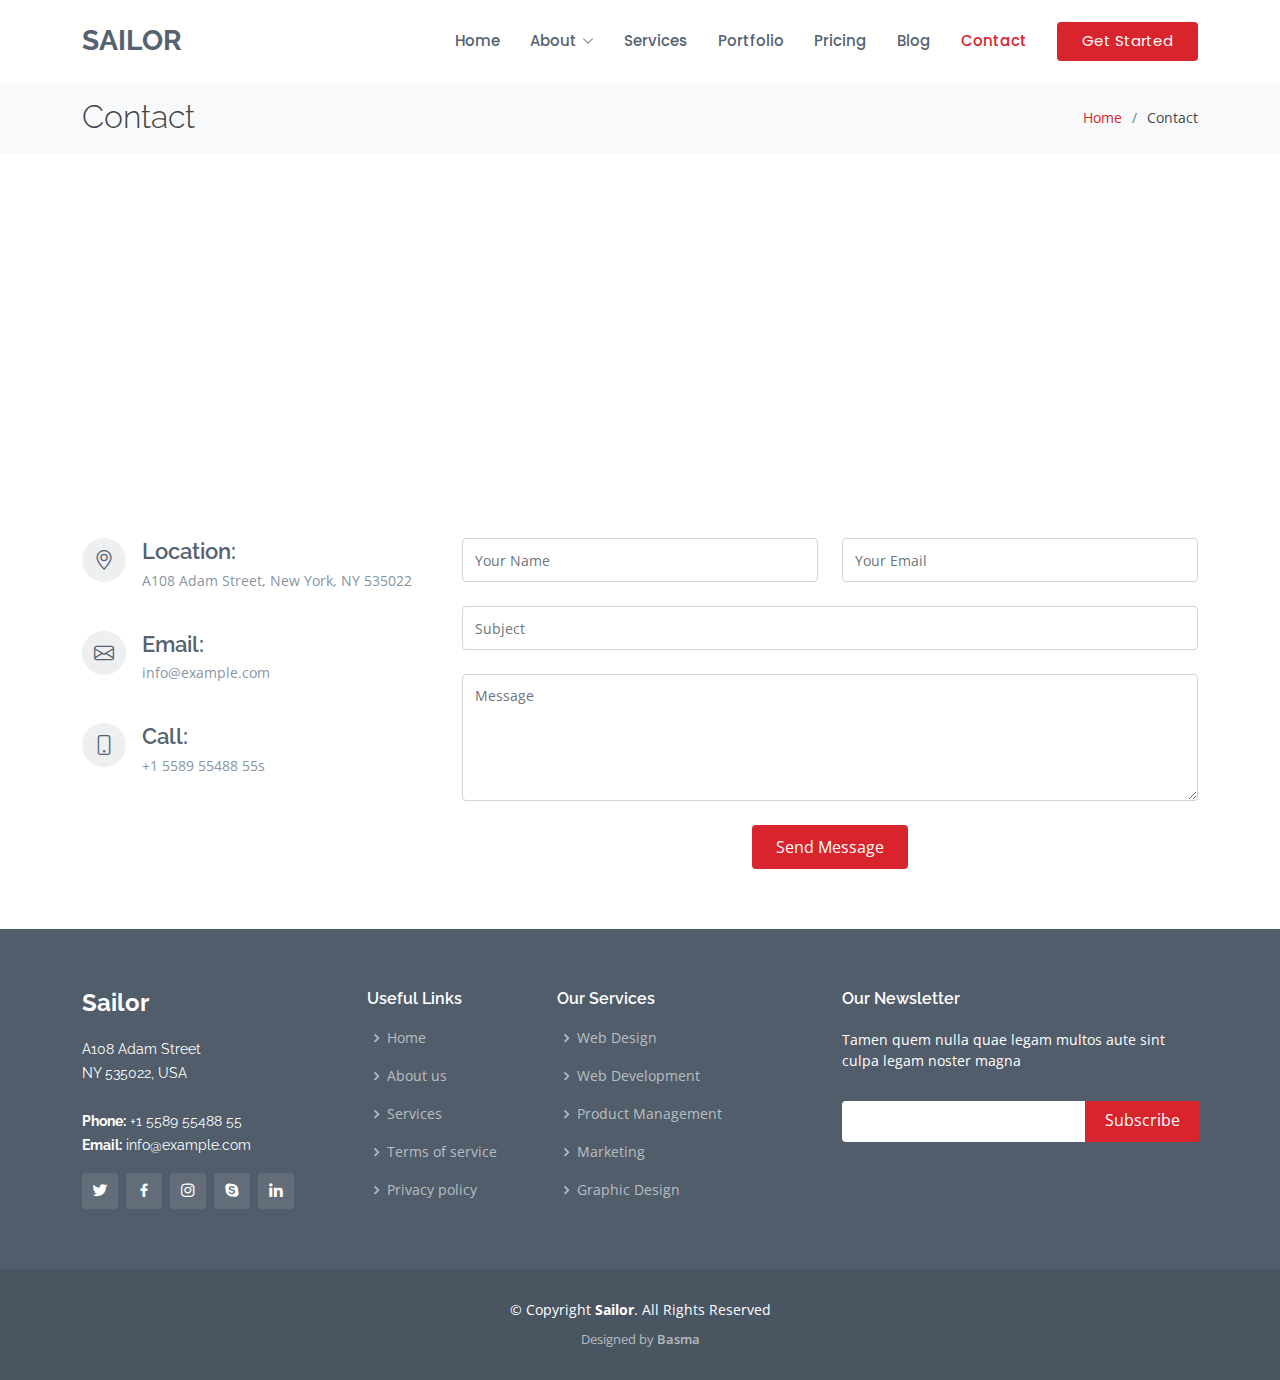
<file: contact.html>
<!DOCTYPE html>
<html lang="en">

<head>
  <meta charset="utf-8">
  <meta content="width=device-width, initial-scale=1.0" name="viewport">

  <title>Contact - Sailor Bootstrap Template</title>
  <meta content="" name="description">
  <meta content="" name="keywords">

  <!-- Favicons -->
  <link href="assets/img/favicon.png" rel="icon">
  <link href="assets/img/apple-touch-icon.png" rel="apple-touch-icon">

  <!-- Google Fonts -->
  <link href="https://fonts.googleapis.com/css?family=Open+Sans:300,300i,400,400i,600,600i,700,700i|Raleway:300,300i,400,400i,500,500i,600,600i,700,700i|Poppins:300,300i,400,400i,500,500i,600,600i,700,700i" rel="stylesheet">

  <!-- Vendor CSS Files -->
  <link href="assets/vendor/animate.css/animate.min.css" rel="stylesheet">
  <link href="assets/vendor/bootstrap/css/bootstrap.min.css" rel="stylesheet">
  <link href="assets/vendor/bootstrap-icons/bootstrap-icons.css" rel="stylesheet">
  <link href="assets/vendor/boxicons/css/boxicons.min.css" rel="stylesheet">
  <link href="assets/vendor/glightbox/css/glightbox.min.css" rel="stylesheet">
  <link href="assets/vendor/remixicon/remixicon.css" rel="stylesheet">
  <link href="assets/vendor/swiper/swiper-bundle.min.css" rel="stylesheet">

  <!-- Template Main CSS File -->
  <link href="assets/css/style.css" rel="stylesheet">

  <!-- =======================================================
  * Template Name: Sailor - v4.7.0
  * Template URL: /sailor-free-bootstrap-theme/
  * Author: Basma
  * License: /license/
  ======================================================== -->
</head>

<body>

  <!-- ======= Header ======= -->
  <header id="header" class="fixed-top d-flex align-items-center">
    <div class="container d-flex align-items-center">

      <h1 class="logo me-auto"><a href="index.html">Sailor</a></h1>
      <!-- Uncomment below if you prefer to use an image logo -->
      <!-- <a href="index.html" class="logo me-auto"><img src="assets/img/logo.png" alt="" class="img-fluid"></a>-->

      <nav id="navbar" class="navbar">
        <ul>
          <li><a href="index.html">Home</a></li>

          <li class="dropdown"><a href="#"><span>About</span> <i class="bi bi-chevron-down"></i></a>
            <ul>
              <li><a href="about.html">About</a></li>
              <li><a href="team.html">Team</a></li>
              <li><a href="testimonials.html">Testimonials</a></li>

              <li class="dropdown"><a href="#"><span>Deep Drop Down</span> <i class="bi bi-chevron-right"></i></a>
                <ul>
                  <li><a href="#">Deep Drop Down 1</a></li>
                  <li><a href="#">Deep Drop Down 2</a></li>
                  <li><a href="#">Deep Drop Down 3</a></li>
                  <li><a href="#">Deep Drop Down 4</a></li>
                  <li><a href="#">Deep Drop Down 5</a></li>
                </ul>
              </li>
            </ul>
          </li>
          <li><a href="services.html">Services</a></li>
          <li><a href="portfolio.html">Portfolio</a></li>
          <li><a href="pricing.html">Pricing</a></li>
          <li><a href="blog.html">Blog</a></li>

          <li><a href="contact.html" class="active">Contact</a></li>
          <li><a href="index.html" class="getstarted">Get Started</a></li>
        </ul>
        <i class="bi bi-list mobile-nav-toggle"></i>
      </nav><!-- .navbar -->

    </div>
  </header><!-- End Header -->

  <main id="main">

    <!-- ======= Breadcrumbs ======= -->
    <section id="breadcrumbs" class="breadcrumbs">
      <div class="container">

        <div class="d-flex justify-content-between align-items-center">
          <h2>Contact</h2>
          <ol>
            <li><a href="index.html">Home</a></li>
            <li>Contact</li>
          </ol>
        </div>

      </div>
    </section><!-- End Breadcrumbs -->

    <!-- ======= Contact Section ======= -->
    <section id="contact" class="contact">
      <div class="container">

        <div>
          <iframe style="border:0; width: 100%; height: 270px;" src="https://www.google.com/maps/embed?pb=!1m14!1m8!1m3!1d12097.433213460943!2d-74.0062269!3d40.7101282!3m2!1i1024!2i768!4f13.1!3m3!1m2!1s0x0%3A0xb89d1fe6bc499443!2sDowntown+Conference+Center!5e0!3m2!1smk!2sbg!4v1539943755621" frameborder="0" allowfullscreen></iframe>
        </div>

        <div class="row mt-5">

          <div class="col-lg-4">
            <div class="info">
              <div class="address">
                <i class="bi bi-geo-alt"></i>
                <h4>Location:</h4>
                <p>A108 Adam Street, New York, NY 535022</p>
              </div>

              <div class="email">
                <i class="bi bi-envelope"></i>
                <h4>Email:</h4>
                <p>info@example.com</p>
              </div>

              <div class="phone">
                <i class="bi bi-phone"></i>
                <h4>Call:</h4>
                <p>+1 5589 55488 55s</p>
              </div>

            </div>

          </div>

          <div class="col-lg-8 mt-5 mt-lg-0">

            <form action="forms/contact.php" method="post" role="form" class="php-email-form">
              <div class="row">
                <div class="col-md-6 form-group">
                  <input type="text" name="name" class="form-control" id="name" placeholder="Your Name" required>
                </div>
                <div class="col-md-6 form-group mt-3 mt-md-0">
                  <input type="email" class="form-control" name="email" id="email" placeholder="Your Email" required>
                </div>
              </div>
              <div class="form-group mt-3">
                <input type="text" class="form-control" name="subject" id="subject" placeholder="Subject" required>
              </div>
              <div class="form-group mt-3">
                <textarea class="form-control" name="message" rows="5" placeholder="Message" required></textarea>
              </div>
              <div class="my-3">
                <div class="loading">Loading</div>
                <div class="error-message"></div>
                <div class="sent-message">Your message has been sent. Thank you!</div>
              </div>
              <div class="text-center"><button type="submit">Send Message</button></div>
            </form>

          </div>

        </div>

      </div>
    </section><!-- End Contact Section -->

  </main><!-- End #main -->

  <!-- ======= Footer ======= -->
  <footer id="footer">
    <div class="footer-top">
      <div class="container">
        <div class="row">

          <div class="col-lg-3 col-md-6">
            <div class="footer-info">
              <h3>Sailor</h3>
              <p>
                A108 Adam Street <br>
                NY 535022, USA<br><br>
                <strong>Phone:</strong> +1 5589 55488 55<br>
                <strong>Email:</strong> info@example.com<br>
              </p>
              <div class="social-links mt-3">
                <a href="#" class="twitter"><i class="bx bxl-twitter"></i></a>
                <a href="#" class="facebook"><i class="bx bxl-facebook"></i></a>
                <a href="#" class="instagram"><i class="bx bxl-instagram"></i></a>
                <a href="#" class="google-plus"><i class="bx bxl-skype"></i></a>
                <a href="#" class="linkedin"><i class="bx bxl-linkedin"></i></a>
              </div>
            </div>
          </div>

          <div class="col-lg-2 col-md-6 footer-links">
            <h4>Useful Links</h4>
            <ul>
              <li><i class="bx bx-chevron-right"></i> <a href="#">Home</a></li>
              <li><i class="bx bx-chevron-right"></i> <a href="#">About us</a></li>
              <li><i class="bx bx-chevron-right"></i> <a href="#">Services</a></li>
              <li><i class="bx bx-chevron-right"></i> <a href="#">Terms of service</a></li>
              <li><i class="bx bx-chevron-right"></i> <a href="#">Privacy policy</a></li>
            </ul>
          </div>

          <div class="col-lg-3 col-md-6 footer-links">
            <h4>Our Services</h4>
            <ul>
              <li><i class="bx bx-chevron-right"></i> <a href="#">Web Design</a></li>
              <li><i class="bx bx-chevron-right"></i> <a href="#">Web Development</a></li>
              <li><i class="bx bx-chevron-right"></i> <a href="#">Product Management</a></li>
              <li><i class="bx bx-chevron-right"></i> <a href="#">Marketing</a></li>
              <li><i class="bx bx-chevron-right"></i> <a href="#">Graphic Design</a></li>
            </ul>
          </div>

          <div class="col-lg-4 col-md-6 footer-newsletter">
            <h4>Our Newsletter</h4>
            <p>Tamen quem nulla quae legam multos aute sint culpa legam noster magna</p>
            <form action="" method="post">
              <input type="email" name="email"><input type="submit" value="Subscribe">
            </form>

          </div>

        </div>
      </div>
    </div>

    <div class="container">
      <div class="copyright">
        &copy; Copyright <strong><span>Sailor</span></strong>. All Rights Reserved
      </div>
      <div class="credits">
        <!-- All the links in the footer should remain intact. -->
        <!-- You can delete the links only if you purchased the pro version. -->
        <!-- Licensing information: /license/ -->
        <!-- Purchase the pro version with working PHP/AJAX contact form: /sailor-free-bootstrap-theme/ -->
        Designed by <a href="/">Basma</a>
      </div>
    </div>
  </footer><!-- End Footer -->

  <a href="#" class="back-to-top d-flex align-items-center justify-content-center"><i class="bi bi-arrow-up-short"></i></a>

  <!-- Vendor JS Files -->
  <script src="assets/vendor/bootstrap/js/bootstrap.bundle.min.js"></script>
  <script src="assets/vendor/glightbox/js/glightbox.min.js"></script>
  <script src="assets/vendor/isotope-layout/isotope.pkgd.min.js"></script>
  <script src="assets/vendor/swiper/swiper-bundle.min.js"></script>
  <script src="assets/vendor/waypoints/noframework.waypoints.js"></script>
  <script src="assets/vendor/php-email-form/validate.js"></script>

  <!-- Template Main JS File -->
  <script src="assets/js/main.js"></script>

</body>

</html>
</file>
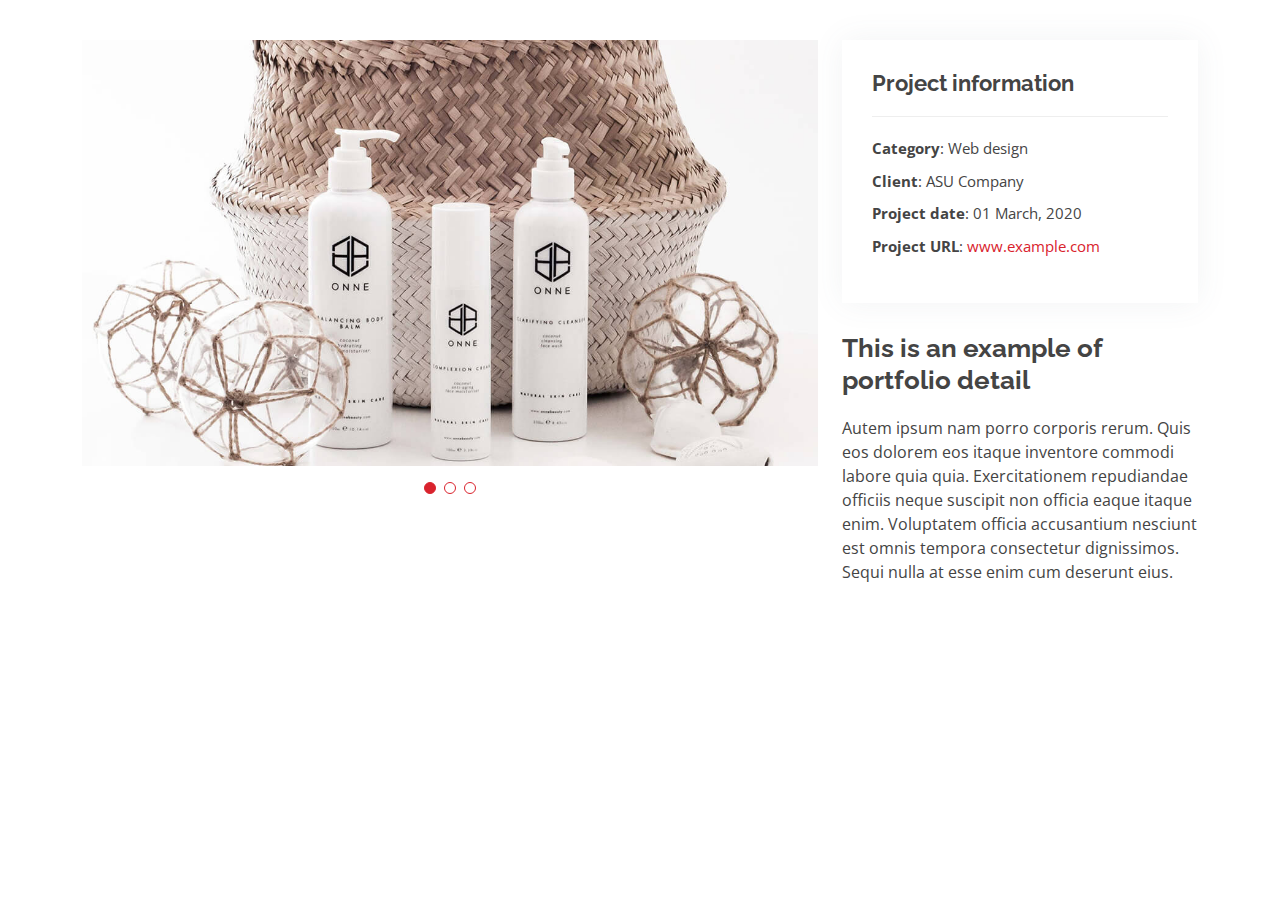
<file: portfolio-details.html>
<!DOCTYPE html>
<html lang="en">

<head>
  <meta charset="utf-8">
  <meta content="width=device-width, initial-scale=1.0" name="viewport">

  <title>Portfolio Details - Sailor Bootstrap Template</title>
  <meta content="" name="description">
  <meta content="" name="keywords">

  <!-- Favicons -->
  <link href="assets/img/favicon.png" rel="icon">
  <link href="assets/img/apple-touch-icon.png" rel="apple-touch-icon">

  <!-- Google Fonts -->
  <link href="https://fonts.googleapis.com/css?family=Open+Sans:300,300i,400,400i,600,600i,700,700i|Raleway:300,300i,400,400i,500,500i,600,600i,700,700i|Poppins:300,300i,400,400i,500,500i,600,600i,700,700i" rel="stylesheet">

  <!-- Vendor CSS Files -->
  <link href="assets/vendor/animate.css/animate.min.css" rel="stylesheet">
  <link href="assets/vendor/bootstrap/css/bootstrap.min.css" rel="stylesheet">
  <link href="assets/vendor/bootstrap-icons/bootstrap-icons.css" rel="stylesheet">
  <link href="assets/vendor/boxicons/css/boxicons.min.css" rel="stylesheet">
  <link href="assets/vendor/glightbox/css/glightbox.min.css" rel="stylesheet">
  <link href="assets/vendor/remixicon/remixicon.css" rel="stylesheet">
  <link href="assets/vendor/swiper/swiper-bundle.min.css" rel="stylesheet">

  <!-- Template Main CSS File -->
  <link href="assets/css/style.css" rel="stylesheet">

  <!-- =======================================================
  * Template Name: Sailor - v4.7.0
  * Template URL: /sailor-free-bootstrap-theme/
  * Author: Basma
  * License: /license/
  ======================================================== -->
</head>

<body>

  <main id="main">

    <!-- ======= Portfolio Details Section ======= -->
    <section id="portfolio-details" class="portfolio-details">
      <div class="container">

        <div class="row gy-4">

          <div class="col-lg-8">
            <div class="portfolio-details-slider swiper">
              <div class="swiper-wrapper align-items-center">

                <div class="swiper-slide">
                  <img src="assets/img/portfolio/portfolio-details-1.jpg" alt="">
                </div>

                <div class="swiper-slide">
                  <img src="assets/img/portfolio/portfolio-details-2.jpg" alt="">
                </div>

                <div class="swiper-slide">
                  <img src="assets/img/portfolio/portfolio-details-3.jpg" alt="">
                </div>

              </div>
              <div class="swiper-pagination"></div>
            </div>
          </div>

          <div class="col-lg-4">
            <div class="portfolio-info">
              <h3>Project information</h3>
              <ul>
                <li><strong>Category</strong>: Web design</li>
                <li><strong>Client</strong>: ASU Company</li>
                <li><strong>Project date</strong>: 01 March, 2020</li>
                <li><strong>Project URL</strong>: <a href="#">www.example.com</a></li>
              </ul>
            </div>
            <div class="portfolio-description">
              <h2>This is an example of portfolio detail</h2>
              <p>
                Autem ipsum nam porro corporis rerum. Quis eos dolorem eos itaque inventore commodi labore quia quia. Exercitationem repudiandae officiis neque suscipit non officia eaque itaque enim. Voluptatem officia accusantium nesciunt est omnis tempora consectetur dignissimos. Sequi nulla at esse enim cum deserunt eius.
              </p>
            </div>
          </div>

        </div>

      </div>
    </section><!-- End Portfolio Details Section -->

  </main><!-- End #main -->

  <a href="#" class="back-to-top d-flex align-items-center justify-content-center"><i class="bi bi-arrow-up-short"></i></a>

  <!-- Vendor JS Files -->
  <script src="assets/vendor/bootstrap/js/bootstrap.bundle.min.js"></script>
  <script src="assets/vendor/glightbox/js/glightbox.min.js"></script>
  <script src="assets/vendor/isotope-layout/isotope.pkgd.min.js"></script>
  <script src="assets/vendor/swiper/swiper-bundle.min.js"></script>
  <script src="assets/vendor/waypoints/noframework.waypoints.js"></script>
  <script src="assets/vendor/php-email-form/validate.js"></script>

  <!-- Template Main JS File -->
  <script src="assets/js/main.js"></script>

</body>

</html>
</file>
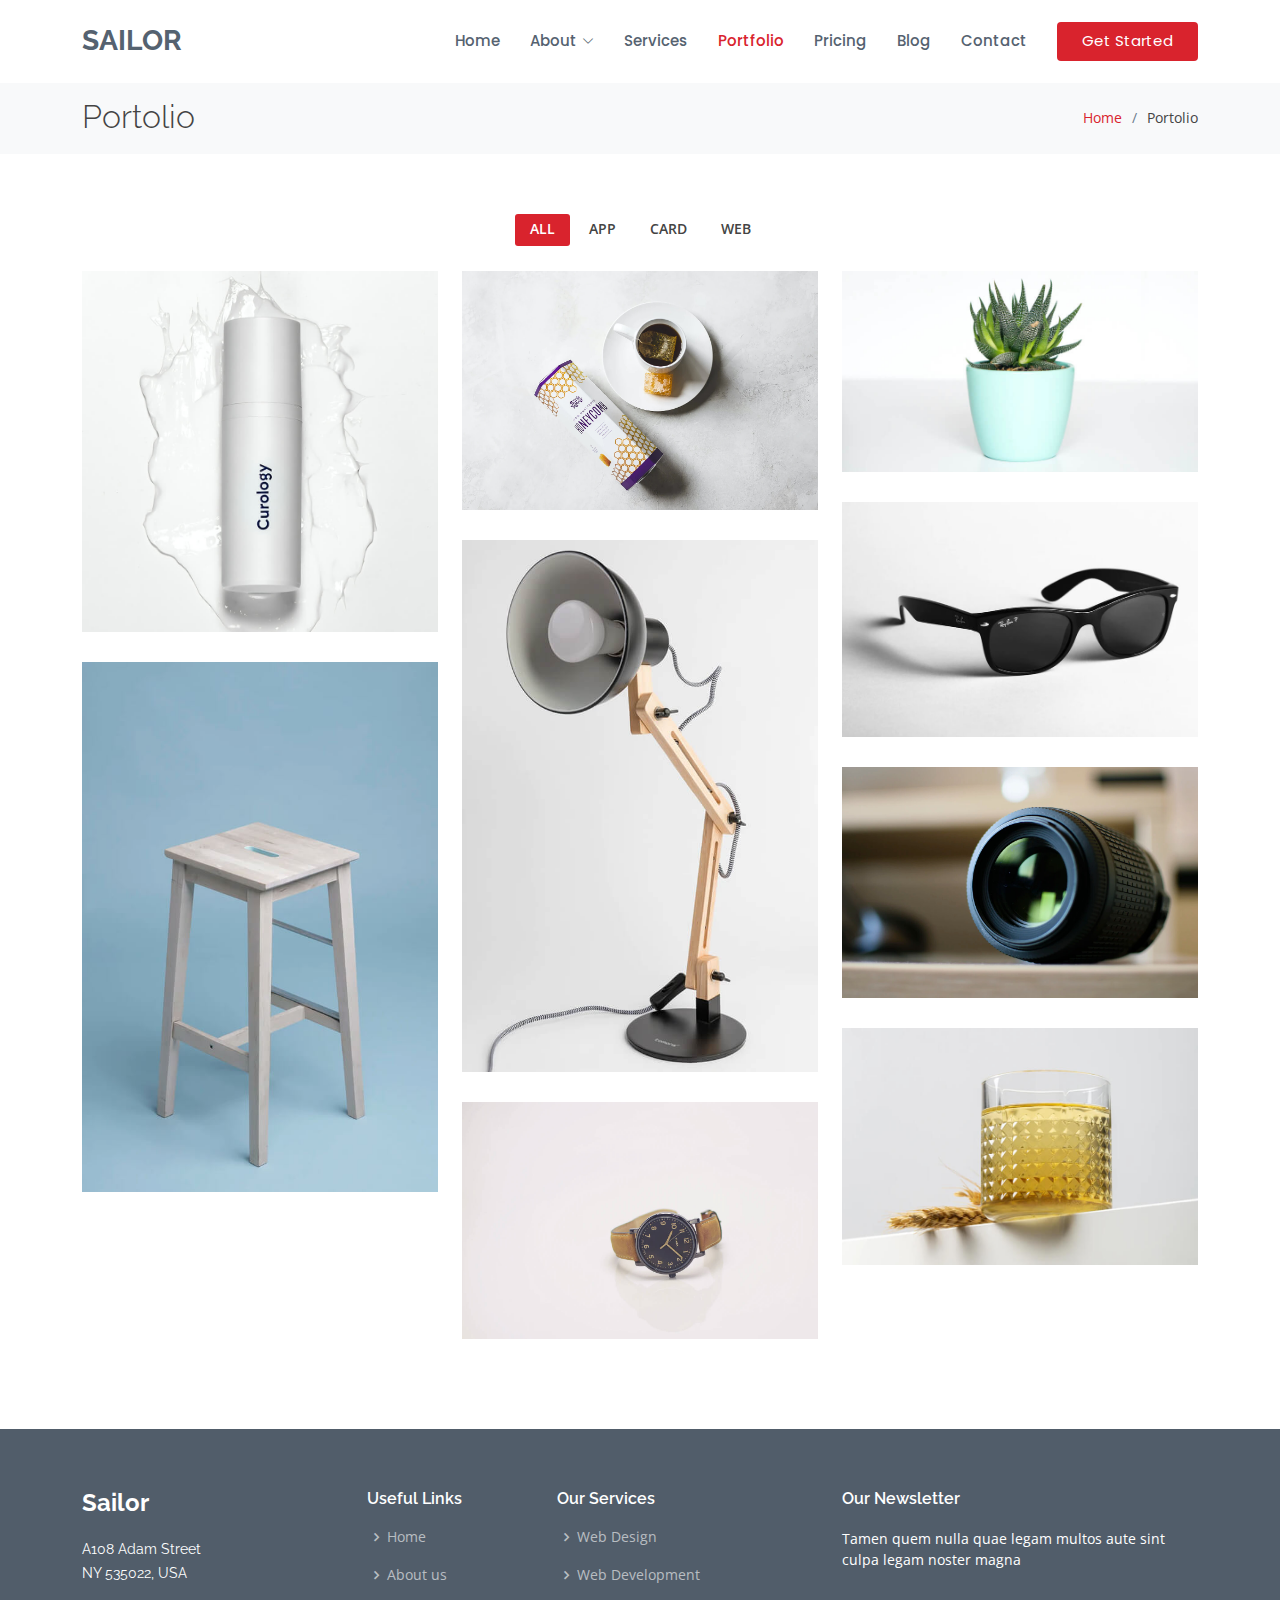
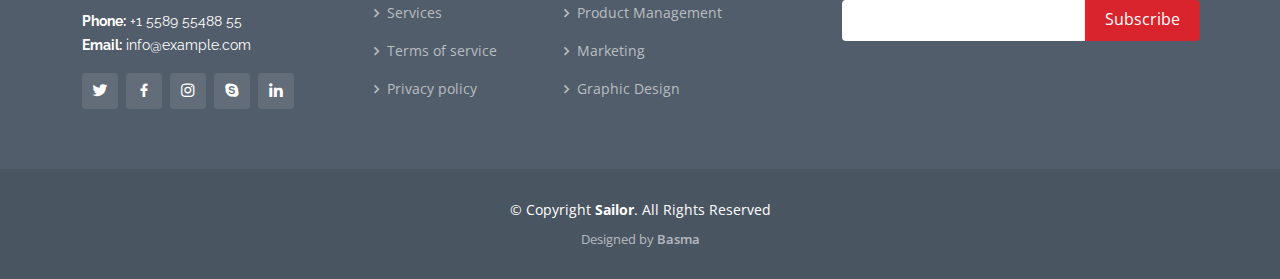
<file: portfolio.html>
<!DOCTYPE html>
<html lang="en">

<head>
  <meta charset="utf-8">
  <meta content="width=device-width, initial-scale=1.0" name="viewport">

  <title>Portfolio - Sailor Bootstrap Template</title>
  <meta content="" name="description">
  <meta content="" name="keywords">

  <!-- Favicons -->
  <link href="assets/img/favicon.png" rel="icon">
  <link href="assets/img/apple-touch-icon.png" rel="apple-touch-icon">

  <!-- Google Fonts -->
  <link href="https://fonts.googleapis.com/css?family=Open+Sans:300,300i,400,400i,600,600i,700,700i|Raleway:300,300i,400,400i,500,500i,600,600i,700,700i|Poppins:300,300i,400,400i,500,500i,600,600i,700,700i" rel="stylesheet">

  <!-- Vendor CSS Files -->
  <link href="assets/vendor/animate.css/animate.min.css" rel="stylesheet">
  <link href="assets/vendor/bootstrap/css/bootstrap.min.css" rel="stylesheet">
  <link href="assets/vendor/bootstrap-icons/bootstrap-icons.css" rel="stylesheet">
  <link href="assets/vendor/boxicons/css/boxicons.min.css" rel="stylesheet">
  <link href="assets/vendor/glightbox/css/glightbox.min.css" rel="stylesheet">
  <link href="assets/vendor/remixicon/remixicon.css" rel="stylesheet">
  <link href="assets/vendor/swiper/swiper-bundle.min.css" rel="stylesheet">

  <!-- Template Main CSS File -->
  <link href="assets/css/style.css" rel="stylesheet">

  <!-- =======================================================
  * Template Name: Sailor - v4.7.0
  * Template URL: /sailor-free-bootstrap-theme/
  * Author: Basma
  * License: /license/
  ======================================================== -->
</head>

<body>

  <!-- ======= Header ======= -->
  <header id="header" class="fixed-top d-flex align-items-center">
    <div class="container d-flex align-items-center">

      <h1 class="logo me-auto"><a href="index.html">Sailor</a></h1>
      <!-- Uncomment below if you prefer to use an image logo -->
      <!-- <a href="index.html" class="logo me-auto"><img src="assets/img/logo.png" alt="" class="img-fluid"></a>-->

      <nav id="navbar" class="navbar">
        <ul>
          <li><a href="index.html">Home</a></li>

          <li class="dropdown"><a href="#"><span>About</span> <i class="bi bi-chevron-down"></i></a>
            <ul>
              <li><a href="about.html">About</a></li>
              <li><a href="team.html">Team</a></li>
              <li><a href="testimonials.html">Testimonials</a></li>

              <li class="dropdown"><a href="#"><span>Deep Drop Down</span> <i class="bi bi-chevron-right"></i></a>
                <ul>
                  <li><a href="#">Deep Drop Down 1</a></li>
                  <li><a href="#">Deep Drop Down 2</a></li>
                  <li><a href="#">Deep Drop Down 3</a></li>
                  <li><a href="#">Deep Drop Down 4</a></li>
                  <li><a href="#">Deep Drop Down 5</a></li>
                </ul>
              </li>
            </ul>
          </li>
          <li><a href="services.html">Services</a></li>
          <li><a href="portfolio.html" class="active">Portfolio</a></li>
          <li><a href="pricing.html">Pricing</a></li>
          <li><a href="blog.html">Blog</a></li>

          <li><a href="contact.html">Contact</a></li>
          <li><a href="index.html" class="getstarted">Get Started</a></li>
        </ul>
        <i class="bi bi-list mobile-nav-toggle"></i>
      </nav><!-- .navbar -->

    </div>
  </header><!-- End Header -->

  <main id="main">

    <!-- ======= Breadcrumbs ======= -->
    <section id="breadcrumbs" class="breadcrumbs">
      <div class="container">

        <div class="d-flex justify-content-between align-items-center">
          <h2>Portolio</h2>
          <ol>
            <li><a href="index.html">Home</a></li>
            <li>Portolio</li>
          </ol>
        </div>

      </div>
    </section><!-- End Breadcrumbs -->

    <!-- ======= Portfolio Section ======= -->
    <section id="portfolio" class="portfolio">
      <div class="container">

        <div class="row">
          <div class="col-lg-12 d-flex justify-content-center">
            <ul id="portfolio-flters">
              <li data-filter="*" class="filter-active">All</li>
              <li data-filter=".filter-app">App</li>
              <li data-filter=".filter-card">Card</li>
              <li data-filter=".filter-web">Web</li>
            </ul>
          </div>
        </div>

        <div class="row portfolio-container">

          <div class="col-lg-4 col-md-6 portfolio-item filter-app">
            <div class="portfolio-wrap">
              <img src="assets/img/portfolio/portfolio-1.jpg" class="img-fluid" alt="">
              <div class="portfolio-info">
                <h4>App 1</h4>
                <p>App</p>
                <div class="portfolio-links">
                  <a href="assets/img/portfolio/portfolio-1.jpg" data-gallery="portfolioGallery" class="portfolio-lightbox" title="App 1"><i class="bx bx-plus"></i></a>
                  <a href="portfolio-details.html" class="portfolio-details-lightbox" data-glightbox="type: external" title="Portfolio Details"><i class="bx bx-link"></i></a>
                </div>
              </div>
            </div>
          </div>

          <div class="col-lg-4 col-md-6 portfolio-item filter-web">
            <div class="portfolio-wrap">
              <img src="assets/img/portfolio/portfolio-2.jpg" class="img-fluid" alt="">
              <div class="portfolio-info">
                <h4>Web 3</h4>
                <p>Web</p>
                <div class="portfolio-links">
                  <a href="assets/img/portfolio/portfolio-2.jpg" data-gallery="portfolioGallery" class="portfolio-lightbox" title="Web 3"><i class="bx bx-plus"></i></a>
                  <a href="portfolio-details.html" class="portfolio-details-lightbox" data-glightbox="type: external" title="Portfolio Details"><i class="bx bx-link"></i></a>
                </div>
              </div>
            </div>
          </div>

          <div class="col-lg-4 col-md-6 portfolio-item filter-app">
            <div class="portfolio-wrap">
              <img src="assets/img/portfolio/portfolio-3.jpg" class="img-fluid" alt="">
              <div class="portfolio-info">
                <h4>App 2</h4>
                <p>App</p>
                <div class="portfolio-links">
                  <a href="assets/img/portfolio/portfolio-3.jpg" data-gallery="portfolioGallery" class="portfolio-lightbox" title="App 2"><i class="bx bx-plus"></i></a>
                  <a href="portfolio-details.html" class="portfolio-details-lightbox" data-glightbox="type: external" title="Portfolio Details"><i class="bx bx-link"></i></a>
                </div>
              </div>
            </div>
          </div>

          <div class="col-lg-4 col-md-6 portfolio-item filter-card">
            <div class="portfolio-wrap">
              <img src="assets/img/portfolio/portfolio-4.jpg" class="img-fluid" alt="">
              <div class="portfolio-info">
                <h4>Card 2</h4>
                <p>Card</p>
                <div class="portfolio-links">
                  <a href="assets/img/portfolio/portfolio-4.jpg" data-gallery="portfolioGallery" class="portfolio-lightbox" title="Card 2"><i class="bx bx-plus"></i></a>
                  <a href="portfolio-details.html" class="portfolio-details-lightbox" data-glightbox="type: external" title="Portfolio Details"><i class="bx bx-link"></i></a>
                </div>
              </div>
            </div>
          </div>

          <div class="col-lg-4 col-md-6 portfolio-item filter-web">
            <div class="portfolio-wrap">
              <img src="assets/img/portfolio/portfolio-5.jpg" class="img-fluid" alt="">
              <div class="portfolio-info">
                <h4>Web 2</h4>
                <p>Web</p>
                <div class="portfolio-links">
                  <a href="assets/img/portfolio/portfolio-5.jpg" data-gallery="portfolioGallery" class="portfolio-lightbox" title="Web 2"><i class="bx bx-plus"></i></a>
                  <a href="portfolio-details.html" class="portfolio-details-lightbox" data-glightbox="type: external" title="Portfolio Details"><i class="bx bx-link"></i></a>
                </div>
              </div>
            </div>
          </div>

          <div class="col-lg-4 col-md-6 portfolio-item filter-app">
            <div class="portfolio-wrap">
              <img src="assets/img/portfolio/portfolio-6.jpg" class="img-fluid" alt="">
              <div class="portfolio-info">
                <h4>App 3</h4>
                <p>App</p>
                <div class="portfolio-links">
                  <a href="assets/img/portfolio/portfolio-6.jpg" data-gallery="portfolioGallery" class="portfolio-lightbox" title="App 3"><i class="bx bx-plus"></i></a>
                  <a href="portfolio-details.html" class="portfolio-details-lightbox" data-glightbox="type: external" title="Portfolio Details"><i class="bx bx-link"></i></a>
                </div>
              </div>
            </div>
          </div>

          <div class="col-lg-4 col-md-6 portfolio-item filter-card">
            <div class="portfolio-wrap">
              <img src="assets/img/portfolio/portfolio-7.jpg" class="img-fluid" alt="">
              <div class="portfolio-info">
                <h4>Card 1</h4>
                <p>Card</p>
                <div class="portfolio-links">
                  <a href="assets/img/portfolio/portfolio-7.jpg" data-gallery="portfolioGallery" class="portfolio-lightbox" title="Card 1"><i class="bx bx-plus"></i></a>
                  <a href="portfolio-details.html" class="portfolio-details-lightbox" data-glightbox="type: external" title="Portfolio Details"><i class="bx bx-link"></i></a>
                </div>
              </div>
            </div>
          </div>

          <div class="col-lg-4 col-md-6 portfolio-item filter-card">
            <div class="portfolio-wrap">
              <img src="assets/img/portfolio/portfolio-8.jpg" class="img-fluid" alt="">
              <div class="portfolio-info">
                <h4>Card 3</h4>
                <p>Card</p>
                <div class="portfolio-links">
                  <a href="assets/img/portfolio/portfolio-8.jpg" data-gallery="portfolioGallery" class="portfolio-lightbox" title="Card 3"><i class="bx bx-plus"></i></a>
                  <a href="portfolio-details.html" class="portfolio-details-lightbox" data-glightbox="type: external" title="Portfolio Details"><i class="bx bx-link"></i></a>
                </div>
              </div>
            </div>
          </div>

          <div class="col-lg-4 col-md-6 portfolio-item filter-web">
            <div class="portfolio-wrap">
              <img src="assets/img/portfolio/portfolio-9.jpg" class="img-fluid" alt="">
              <div class="portfolio-info">
                <h4>Web 3</h4>
                <p>Web</p>
                <div class="portfolio-links">
                  <a href="assets/img/portfolio/portfolio-9.jpg" data-gallery="portfolioGallery" class="portfolio-lightbox" title="Web 3"><i class="bx bx-plus"></i></a>
                  <a href="portfolio-details.html" class="portfolio-details-lightbox" data-glightbox="type: external" title="Portfolio Details"><i class="bx bx-link"></i></a>
                </div>
              </div>
            </div>
          </div>

        </div>

      </div>
    </section><!-- End Portfolio Section -->

  </main><!-- End #main -->

  <!-- ======= Footer ======= -->
  <footer id="footer">
    <div class="footer-top">
      <div class="container">
        <div class="row">

          <div class="col-lg-3 col-md-6">
            <div class="footer-info">
              <h3>Sailor</h3>
              <p>
                A108 Adam Street <br>
                NY 535022, USA<br><br>
                <strong>Phone:</strong> +1 5589 55488 55<br>
                <strong>Email:</strong> info@example.com<br>
              </p>
              <div class="social-links mt-3">
                <a href="#" class="twitter"><i class="bx bxl-twitter"></i></a>
                <a href="#" class="facebook"><i class="bx bxl-facebook"></i></a>
                <a href="#" class="instagram"><i class="bx bxl-instagram"></i></a>
                <a href="#" class="google-plus"><i class="bx bxl-skype"></i></a>
                <a href="#" class="linkedin"><i class="bx bxl-linkedin"></i></a>
              </div>
            </div>
          </div>

          <div class="col-lg-2 col-md-6 footer-links">
            <h4>Useful Links</h4>
            <ul>
              <li><i class="bx bx-chevron-right"></i> <a href="#">Home</a></li>
              <li><i class="bx bx-chevron-right"></i> <a href="#">About us</a></li>
              <li><i class="bx bx-chevron-right"></i> <a href="#">Services</a></li>
              <li><i class="bx bx-chevron-right"></i> <a href="#">Terms of service</a></li>
              <li><i class="bx bx-chevron-right"></i> <a href="#">Privacy policy</a></li>
            </ul>
          </div>

          <div class="col-lg-3 col-md-6 footer-links">
            <h4>Our Services</h4>
            <ul>
              <li><i class="bx bx-chevron-right"></i> <a href="#">Web Design</a></li>
              <li><i class="bx bx-chevron-right"></i> <a href="#">Web Development</a></li>
              <li><i class="bx bx-chevron-right"></i> <a href="#">Product Management</a></li>
              <li><i class="bx bx-chevron-right"></i> <a href="#">Marketing</a></li>
              <li><i class="bx bx-chevron-right"></i> <a href="#">Graphic Design</a></li>
            </ul>
          </div>

          <div class="col-lg-4 col-md-6 footer-newsletter">
            <h4>Our Newsletter</h4>
            <p>Tamen quem nulla quae legam multos aute sint culpa legam noster magna</p>
            <form action="" method="post">
              <input type="email" name="email"><input type="submit" value="Subscribe">
            </form>

          </div>

        </div>
      </div>
    </div>

    <div class="container">
      <div class="copyright">
        &copy; Copyright <strong><span>Sailor</span></strong>. All Rights Reserved
      </div>
      <div class="credits">
        <!-- All the links in the footer should remain intact. -->
        <!-- You can delete the links only if you purchased the pro version. -->
        <!-- Licensing information: /license/ -->
        <!-- Purchase the pro version with working PHP/AJAX contact form: /sailor-free-bootstrap-theme/ -->
        Designed by <a href="/">Basma</a>
      </div>
    </div>
  </footer><!-- End Footer -->

  <a href="#" class="back-to-top d-flex align-items-center justify-content-center"><i class="bi bi-arrow-up-short"></i></a>

  <!-- Vendor JS Files -->
  <script src="assets/vendor/bootstrap/js/bootstrap.bundle.min.js"></script>
  <script src="assets/vendor/glightbox/js/glightbox.min.js"></script>
  <script src="assets/vendor/isotope-layout/isotope.pkgd.min.js"></script>
  <script src="assets/vendor/swiper/swiper-bundle.min.js"></script>
  <script src="assets/vendor/waypoints/noframework.waypoints.js"></script>
  <script src="assets/vendor/php-email-form/validate.js"></script>

  <!-- Template Main JS File -->
  <script src="assets/js/main.js"></script>

</body>

</html>
</file>
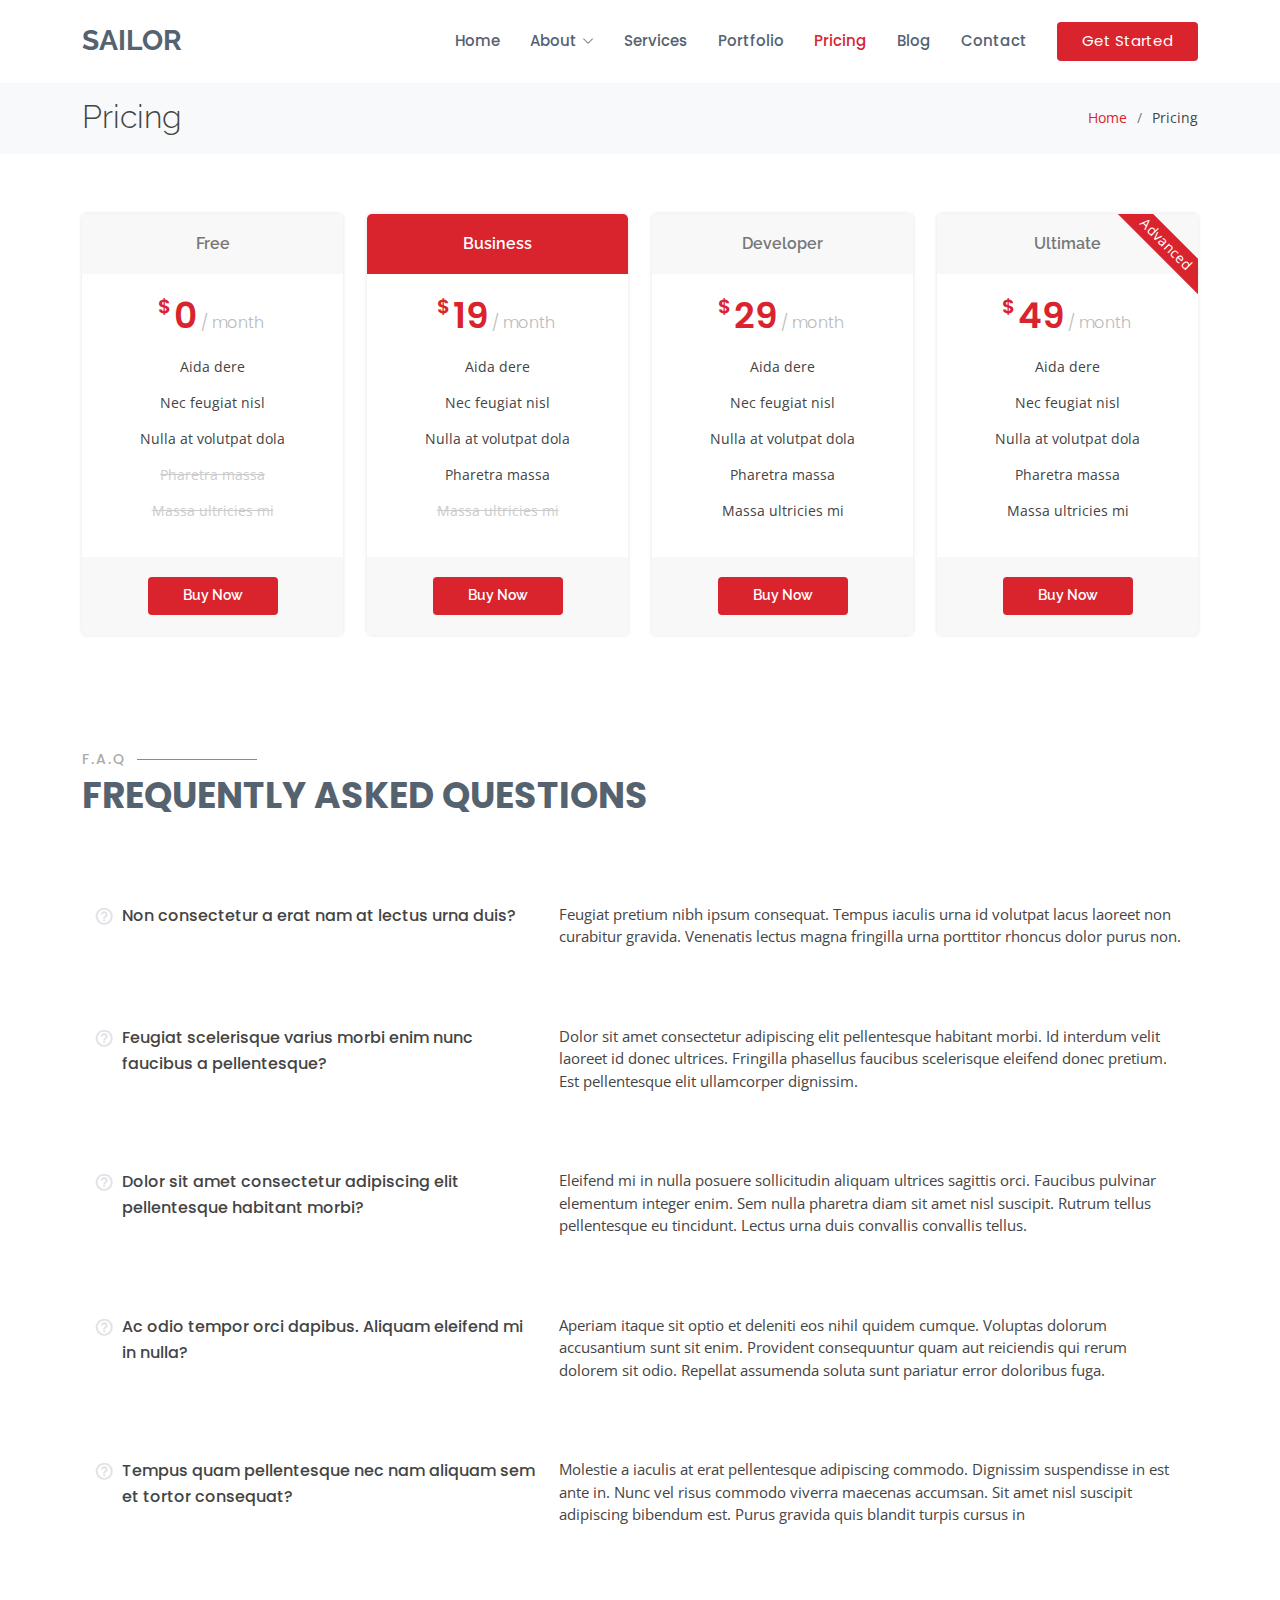
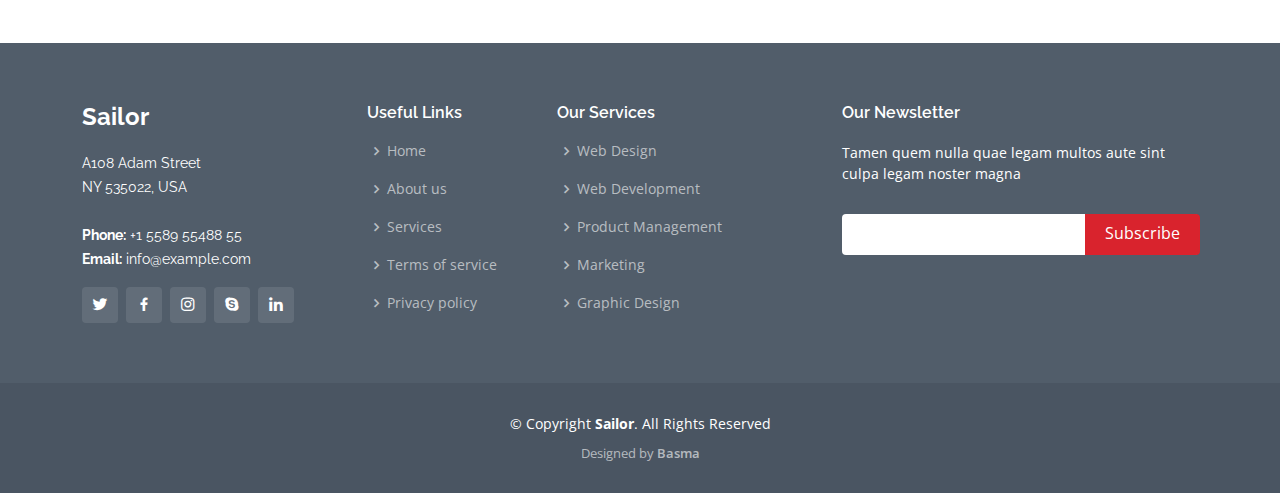
<file: pricing.html>
<!DOCTYPE html>
<html lang="en">

<head>
  <meta charset="utf-8">
  <meta content="width=device-width, initial-scale=1.0" name="viewport">

  <title>Pricing - Sailor Bootstrap Template</title>
  <meta content="" name="description">
  <meta content="" name="keywords">

  <!-- Favicons -->
  <link href="assets/img/favicon.png" rel="icon">
  <link href="assets/img/apple-touch-icon.png" rel="apple-touch-icon">

  <!-- Google Fonts -->
  <link href="https://fonts.googleapis.com/css?family=Open+Sans:300,300i,400,400i,600,600i,700,700i|Raleway:300,300i,400,400i,500,500i,600,600i,700,700i|Poppins:300,300i,400,400i,500,500i,600,600i,700,700i" rel="stylesheet">

  <!-- Vendor CSS Files -->
  <link href="assets/vendor/animate.css/animate.min.css" rel="stylesheet">
  <link href="assets/vendor/bootstrap/css/bootstrap.min.css" rel="stylesheet">
  <link href="assets/vendor/bootstrap-icons/bootstrap-icons.css" rel="stylesheet">
  <link href="assets/vendor/boxicons/css/boxicons.min.css" rel="stylesheet">
  <link href="assets/vendor/glightbox/css/glightbox.min.css" rel="stylesheet">
  <link href="assets/vendor/remixicon/remixicon.css" rel="stylesheet">
  <link href="assets/vendor/swiper/swiper-bundle.min.css" rel="stylesheet">

  <!-- Template Main CSS File -->
  <link href="assets/css/style.css" rel="stylesheet">

  <!-- =======================================================
  * Template Name: Sailor - v4.7.0
  * Template URL: /sailor-free-bootstrap-theme/
  * Author: Basma
  * License: /license/
  ======================================================== -->
</head>

<body>

  <!-- ======= Header ======= -->
  <header id="header" class="fixed-top d-flex align-items-center">
    <div class="container d-flex align-items-center">

      <h1 class="logo me-auto"><a href="index.html">Sailor</a></h1>
      <!-- Uncomment below if you prefer to use an image logo -->
      <!-- <a href="index.html" class="logo me-auto"><img src="assets/img/logo.png" alt="" class="img-fluid"></a>-->

      <nav id="navbar" class="navbar">
        <ul>
          <li><a href="index.html">Home</a></li>

          <li class="dropdown"><a href="#"><span>About</span> <i class="bi bi-chevron-down"></i></a>
            <ul>
              <li><a href="about.html">About</a></li>
              <li><a href="team.html">Team</a></li>
              <li><a href="testimonials.html">Testimonials</a></li>

              <li class="dropdown"><a href="#"><span>Deep Drop Down</span> <i class="bi bi-chevron-right"></i></a>
                <ul>
                  <li><a href="#">Deep Drop Down 1</a></li>
                  <li><a href="#">Deep Drop Down 2</a></li>
                  <li><a href="#">Deep Drop Down 3</a></li>
                  <li><a href="#">Deep Drop Down 4</a></li>
                  <li><a href="#">Deep Drop Down 5</a></li>
                </ul>
              </li>
            </ul>
          </li>
          <li><a href="services.html">Services</a></li>
          <li><a href="portfolio.html">Portfolio</a></li>
          <li><a href="pricing.html" class="active">Pricing</a></li>
          <li><a href="blog.html">Blog</a></li>

          <li><a href="contact.html">Contact</a></li>
          <li><a href="index.html" class="getstarted">Get Started</a></li>
        </ul>
        <i class="bi bi-list mobile-nav-toggle"></i>
      </nav><!-- .navbar -->

    </div>
  </header><!-- End Header -->

  <main id="main">

    <!-- ======= Breadcrumbs ======= -->
    <section id="breadcrumbs" class="breadcrumbs">
      <div class="container">

        <div class="d-flex justify-content-between align-items-center">
          <h2>Pricing</h2>
          <ol>
            <li><a href="index.html">Home</a></li>
            <li>Pricing</li>
          </ol>
        </div>

      </div>
    </section><!-- End Breadcrumbs -->

    <!-- ======= Pricing Section ======= -->
    <section id="pricing" class="pricing">
      <div class="container">

        <div class="row">

          <div class="col-lg-3 col-md-6">
            <div class="box">
              <h3>Free</h3>
              <h4><sup>$</sup>0<span> / month</span></h4>
              <ul>
                <li>Aida dere</li>
                <li>Nec feugiat nisl</li>
                <li>Nulla at volutpat dola</li>
                <li class="na">Pharetra massa</li>
                <li class="na">Massa ultricies mi</li>
              </ul>
              <div class="btn-wrap">
                <a href="#" class="btn-buy">Buy Now</a>
              </div>
            </div>
          </div>

          <div class="col-lg-3 col-md-6 mt-4 mt-md-0">
            <div class="box featured">
              <h3>Business</h3>
              <h4><sup>$</sup>19<span> / month</span></h4>
              <ul>
                <li>Aida dere</li>
                <li>Nec feugiat nisl</li>
                <li>Nulla at volutpat dola</li>
                <li>Pharetra massa</li>
                <li class="na">Massa ultricies mi</li>
              </ul>
              <div class="btn-wrap">
                <a href="#" class="btn-buy">Buy Now</a>
              </div>
            </div>
          </div>

          <div class="col-lg-3 col-md-6 mt-4 mt-lg-0">
            <div class="box">
              <h3>Developer</h3>
              <h4><sup>$</sup>29<span> / month</span></h4>
              <ul>
                <li>Aida dere</li>
                <li>Nec feugiat nisl</li>
                <li>Nulla at volutpat dola</li>
                <li>Pharetra massa</li>
                <li>Massa ultricies mi</li>
              </ul>
              <div class="btn-wrap">
                <a href="#" class="btn-buy">Buy Now</a>
              </div>
            </div>
          </div>

          <div class="col-lg-3 col-md-6 mt-4 mt-lg-0">
            <div class="box">
              <span class="advanced">Advanced</span>
              <h3>Ultimate</h3>
              <h4><sup>$</sup>49<span> / month</span></h4>
              <ul>
                <li>Aida dere</li>
                <li>Nec feugiat nisl</li>
                <li>Nulla at volutpat dola</li>
                <li>Pharetra massa</li>
                <li>Massa ultricies mi</li>
              </ul>
              <div class="btn-wrap">
                <a href="#" class="btn-buy">Buy Now</a>
              </div>
            </div>
          </div>

        </div>

      </div>
    </section><!-- End Pricing Section -->

    <!-- ======= Frequently Asked Questions Section ======= -->
    <section id="faq" class="faq">
      <div class="container">

        <div class="section-title">
          <h2>F.A.Q</h2>
          <p>Frequently Asked Questions</p>
        </div>

        <div class="row faq-item d-flex align-items-stretch">
          <div class="col-lg-5">
            <i class="bx bx-help-circle"></i>
            <h4>Non consectetur a erat nam at lectus urna duis?</h4>
          </div>
          <div class="col-lg-7">
            <p>
              Feugiat pretium nibh ipsum consequat. Tempus iaculis urna id volutpat lacus laoreet non curabitur gravida. Venenatis lectus magna fringilla urna porttitor rhoncus dolor purus non.
            </p>
          </div>
        </div><!-- End F.A.Q Item-->

        <div class="row faq-item d-flex align-items-stretch">
          <div class="col-lg-5">
            <i class="bx bx-help-circle"></i>
            <h4>Feugiat scelerisque varius morbi enim nunc faucibus a pellentesque?</h4>
          </div>
          <div class="col-lg-7">
            <p>
              Dolor sit amet consectetur adipiscing elit pellentesque habitant morbi. Id interdum velit laoreet id donec ultrices. Fringilla phasellus faucibus scelerisque eleifend donec pretium. Est pellentesque elit ullamcorper dignissim.
            </p>
          </div>
        </div><!-- End F.A.Q Item-->

        <div class="row faq-item d-flex align-items-stretch">
          <div class="col-lg-5">
            <i class="bx bx-help-circle"></i>
            <h4>Dolor sit amet consectetur adipiscing elit pellentesque habitant morbi?</h4>
          </div>
          <div class="col-lg-7">
            <p>
              Eleifend mi in nulla posuere sollicitudin aliquam ultrices sagittis orci. Faucibus pulvinar elementum integer enim. Sem nulla pharetra diam sit amet nisl suscipit. Rutrum tellus pellentesque eu tincidunt. Lectus urna duis convallis convallis tellus.
            </p>
          </div>
        </div><!-- End F.A.Q Item-->

        <div class="row faq-item d-flex align-items-stretch">
          <div class="col-lg-5">
            <i class="bx bx-help-circle"></i>
            <h4>Ac odio tempor orci dapibus. Aliquam eleifend mi in nulla?</h4>
          </div>
          <div class="col-lg-7">
            <p>
              Aperiam itaque sit optio et deleniti eos nihil quidem cumque. Voluptas dolorum accusantium sunt sit enim. Provident consequuntur quam aut reiciendis qui rerum dolorem sit odio. Repellat assumenda soluta sunt pariatur error doloribus fuga.
            </p>
          </div>
        </div><!-- End F.A.Q Item-->

        <div class="row faq-item d-flex align-items-stretch">
          <div class="col-lg-5">
            <i class="bx bx-help-circle"></i>
            <h4>Tempus quam pellentesque nec nam aliquam sem et tortor consequat?</h4>
          </div>
          <div class="col-lg-7">
            <p>
              Molestie a iaculis at erat pellentesque adipiscing commodo. Dignissim suspendisse in est ante in. Nunc vel risus commodo viverra maecenas accumsan. Sit amet nisl suscipit adipiscing bibendum est. Purus gravida quis blandit turpis cursus in
            </p>
          </div>
        </div><!-- End F.A.Q Item-->

      </div>
    </section><!-- End Frequently Asked Questions Section -->

  </main><!-- End #main -->

  <!-- ======= Footer ======= -->
  <footer id="footer">
    <div class="footer-top">
      <div class="container">
        <div class="row">

          <div class="col-lg-3 col-md-6">
            <div class="footer-info">
              <h3>Sailor</h3>
              <p>
                A108 Adam Street <br>
                NY 535022, USA<br><br>
                <strong>Phone:</strong> +1 5589 55488 55<br>
                <strong>Email:</strong> info@example.com<br>
              </p>
              <div class="social-links mt-3">
                <a href="#" class="twitter"><i class="bx bxl-twitter"></i></a>
                <a href="#" class="facebook"><i class="bx bxl-facebook"></i></a>
                <a href="#" class="instagram"><i class="bx bxl-instagram"></i></a>
                <a href="#" class="google-plus"><i class="bx bxl-skype"></i></a>
                <a href="#" class="linkedin"><i class="bx bxl-linkedin"></i></a>
              </div>
            </div>
          </div>

          <div class="col-lg-2 col-md-6 footer-links">
            <h4>Useful Links</h4>
            <ul>
              <li><i class="bx bx-chevron-right"></i> <a href="#">Home</a></li>
              <li><i class="bx bx-chevron-right"></i> <a href="#">About us</a></li>
              <li><i class="bx bx-chevron-right"></i> <a href="#">Services</a></li>
              <li><i class="bx bx-chevron-right"></i> <a href="#">Terms of service</a></li>
              <li><i class="bx bx-chevron-right"></i> <a href="#">Privacy policy</a></li>
            </ul>
          </div>

          <div class="col-lg-3 col-md-6 footer-links">
            <h4>Our Services</h4>
            <ul>
              <li><i class="bx bx-chevron-right"></i> <a href="#">Web Design</a></li>
              <li><i class="bx bx-chevron-right"></i> <a href="#">Web Development</a></li>
              <li><i class="bx bx-chevron-right"></i> <a href="#">Product Management</a></li>
              <li><i class="bx bx-chevron-right"></i> <a href="#">Marketing</a></li>
              <li><i class="bx bx-chevron-right"></i> <a href="#">Graphic Design</a></li>
            </ul>
          </div>

          <div class="col-lg-4 col-md-6 footer-newsletter">
            <h4>Our Newsletter</h4>
            <p>Tamen quem nulla quae legam multos aute sint culpa legam noster magna</p>
            <form action="" method="post">
              <input type="email" name="email"><input type="submit" value="Subscribe">
            </form>

          </div>

        </div>
      </div>
    </div>

    <div class="container">
      <div class="copyright">
        &copy; Copyright <strong><span>Sailor</span></strong>. All Rights Reserved
      </div>
      <div class="credits">
        <!-- All the links in the footer should remain intact. -->
        <!-- You can delete the links only if you purchased the pro version. -->
        <!-- Licensing information: /license/ -->
        <!-- Purchase the pro version with working PHP/AJAX contact form: /sailor-free-bootstrap-theme/ -->
        Designed by <a href="/">Basma</a>
      </div>
    </div>
  </footer><!-- End Footer -->

  <a href="#" class="back-to-top d-flex align-items-center justify-content-center"><i class="bi bi-arrow-up-short"></i></a>

  <!-- Vendor JS Files -->
  <script src="assets/vendor/bootstrap/js/bootstrap.bundle.min.js"></script>
  <script src="assets/vendor/glightbox/js/glightbox.min.js"></script>
  <script src="assets/vendor/isotope-layout/isotope.pkgd.min.js"></script>
  <script src="assets/vendor/swiper/swiper-bundle.min.js"></script>
  <script src="assets/vendor/waypoints/noframework.waypoints.js"></script>
  <script src="assets/vendor/php-email-form/validate.js"></script>

  <!-- Template Main JS File -->
  <script src="assets/js/main.js"></script>

</body>

</html>
</file>
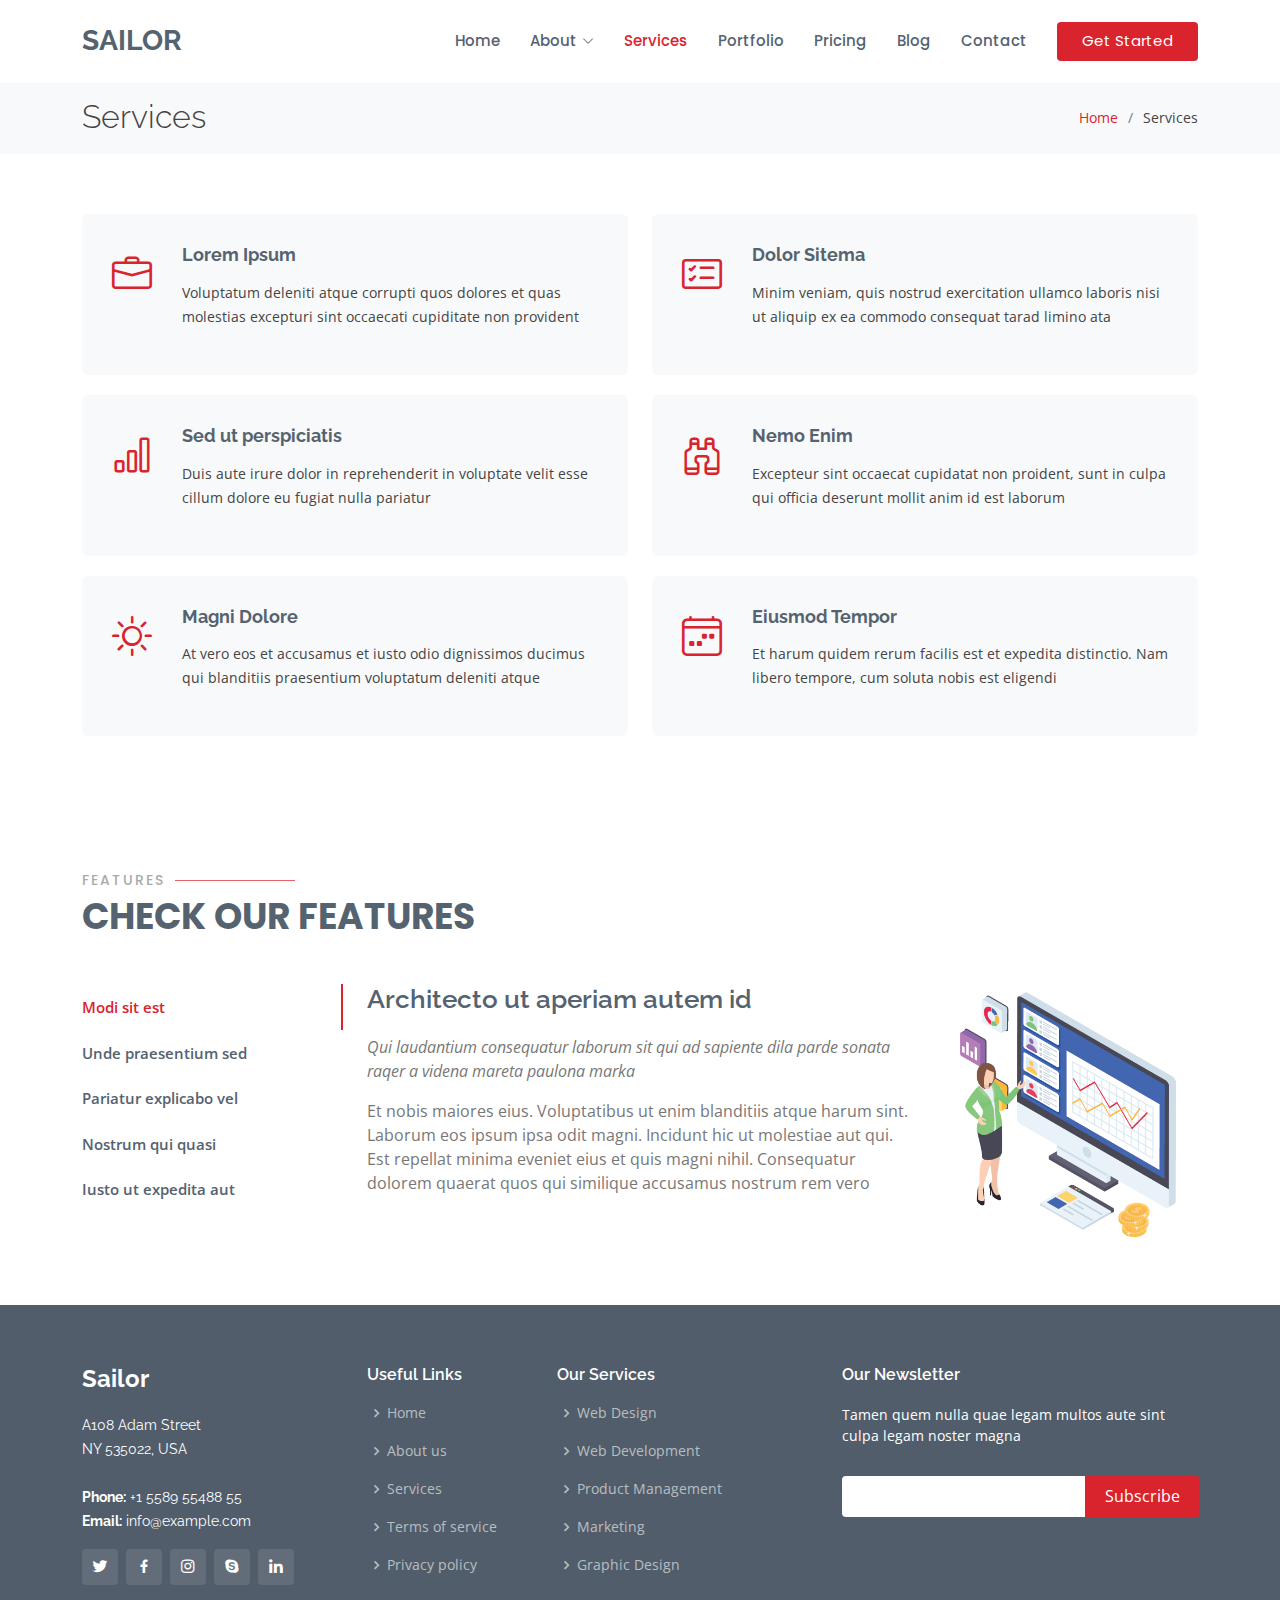
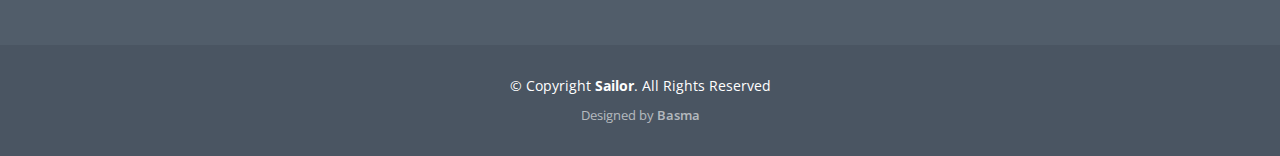
<file: services.html>
<!DOCTYPE html>
<html lang="en">

<head>
  <meta charset="utf-8">
  <meta content="width=device-width, initial-scale=1.0" name="viewport">

  <title>Services - Sailor Bootstrap Template</title>
  <meta content="" name="description">
  <meta content="" name="keywords">

  <!-- Favicons -->
  <link href="assets/img/favicon.png" rel="icon">
  <link href="assets/img/apple-touch-icon.png" rel="apple-touch-icon">

  <!-- Google Fonts -->
  <link href="https://fonts.googleapis.com/css?family=Open+Sans:300,300i,400,400i,600,600i,700,700i|Raleway:300,300i,400,400i,500,500i,600,600i,700,700i|Poppins:300,300i,400,400i,500,500i,600,600i,700,700i" rel="stylesheet">

  <!-- Vendor CSS Files -->
  <link href="assets/vendor/animate.css/animate.min.css" rel="stylesheet">
  <link href="assets/vendor/bootstrap/css/bootstrap.min.css" rel="stylesheet">
  <link href="assets/vendor/bootstrap-icons/bootstrap-icons.css" rel="stylesheet">
  <link href="assets/vendor/boxicons/css/boxicons.min.css" rel="stylesheet">
  <link href="assets/vendor/glightbox/css/glightbox.min.css" rel="stylesheet">
  <link href="assets/vendor/remixicon/remixicon.css" rel="stylesheet">
  <link href="assets/vendor/swiper/swiper-bundle.min.css" rel="stylesheet">

  <!-- Template Main CSS File -->
  <link href="assets/css/style.css" rel="stylesheet">

  <!-- =======================================================
  * Template Name: Sailor - v4.7.0
  * Template URL: /sailor-free-bootstrap-theme/
  * Author: Basma
  * License: /license/
  ======================================================== -->
</head>

<body>

  <!-- ======= Header ======= -->
  <header id="header" class="fixed-top d-flex align-items-center">
    <div class="container d-flex align-items-center">

      <h1 class="logo me-auto"><a href="index.html">Sailor</a></h1>
      <!-- Uncomment below if you prefer to use an image logo -->
      <!-- <a href="index.html" class="logo me-auto"><img src="assets/img/logo.png" alt="" class="img-fluid"></a>-->

      <nav id="navbar" class="navbar">
        <ul>
          <li><a href="index.html">Home</a></li>

          <li class="dropdown"><a href="#"><span>About</span> <i class="bi bi-chevron-down"></i></a>
            <ul>
              <li><a href="about.html">About</a></li>
              <li><a href="team.html">Team</a></li>
              <li><a href="testimonials.html">Testimonials</a></li>

              <li class="dropdown"><a href="#"><span>Deep Drop Down</span> <i class="bi bi-chevron-right"></i></a>
                <ul>
                  <li><a href="#">Deep Drop Down 1</a></li>
                  <li><a href="#">Deep Drop Down 2</a></li>
                  <li><a href="#">Deep Drop Down 3</a></li>
                  <li><a href="#">Deep Drop Down 4</a></li>
                  <li><a href="#">Deep Drop Down 5</a></li>
                </ul>
              </li>
            </ul>
          </li>
          <li><a href="services.html" class="active">Services</a></li>
          <li><a href="portfolio.html">Portfolio</a></li>
          <li><a href="pricing.html">Pricing</a></li>
          <li><a href="blog.html">Blog</a></li>

          <li><a href="contact.html">Contact</a></li>
          <li><a href="index.html" class="getstarted">Get Started</a></li>
        </ul>
        <i class="bi bi-list mobile-nav-toggle"></i>
      </nav><!-- .navbar -->

    </div>
  </header><!-- End Header -->

  <main id="main">

    <!-- ======= Breadcrumbs ======= -->
    <section id="breadcrumbs" class="breadcrumbs">
      <div class="container">

        <div class="d-flex justify-content-between align-items-center">
          <h2>Services</h2>
          <ol>
            <li><a href="index.html">Home</a></li>
            <li>Services</li>
          </ol>
        </div>

      </div>
    </section><!-- End Breadcrumbs -->

    <!-- ======= Services Section ======= -->
    <section id="services" class="services">
      <div class="container">

        <div class="row">
          <div class="col-md-6">
            <div class="icon-box">
              <i class="bi bi-briefcase"></i>
              <h4><a href="#">Lorem Ipsum</a></h4>
              <p>Voluptatum deleniti atque corrupti quos dolores et quas molestias excepturi sint occaecati cupiditate non provident</p>
            </div>
          </div>
          <div class="col-md-6 mt-4 mt-md-0">
            <div class="icon-box">
              <i class="bi bi-card-checklist"></i>
              <h4><a href="#">Dolor Sitema</a></h4>
              <p>Minim veniam, quis nostrud exercitation ullamco laboris nisi ut aliquip ex ea commodo consequat tarad limino ata</p>
            </div>
          </div>
          <div class="col-md-6 mt-4 mt-md-0">
            <div class="icon-box">
              <i class="bi bi-bar-chart"></i>
              <h4><a href="#">Sed ut perspiciatis</a></h4>
              <p>Duis aute irure dolor in reprehenderit in voluptate velit esse cillum dolore eu fugiat nulla pariatur</p>
            </div>
          </div>
          <div class="col-md-6 mt-4 mt-md-0">
            <div class="icon-box">
              <i class="bi bi-binoculars"></i>
              <h4><a href="#">Nemo Enim</a></h4>
              <p>Excepteur sint occaecat cupidatat non proident, sunt in culpa qui officia deserunt mollit anim id est laborum</p>
            </div>
          </div>
          <div class="col-md-6 mt-4 mt-md-0">
            <div class="icon-box">
              <i class="bi bi-brightness-high"></i>
              <h4><a href="#">Magni Dolore</a></h4>
              <p>At vero eos et accusamus et iusto odio dignissimos ducimus qui blanditiis praesentium voluptatum deleniti atque</p>
            </div>
          </div>
          <div class="col-md-6 mt-4 mt-md-0">
            <div class="icon-box">
              <i class="bi bi-calendar4-week"></i>
              <h4><a href="#">Eiusmod Tempor</a></h4>
              <p>Et harum quidem rerum facilis est et expedita distinctio. Nam libero tempore, cum soluta nobis est eligendi</p>
            </div>
          </div>
        </div>

      </div>
    </section><!-- End Services Section -->

    <!-- ======= Features Section ======= -->
    <section id="features" class="features">
      <div class="container">

        <div class="section-title">
          <h2>Features</h2>
          <p>Check our Features</p>
        </div>

        <div class="row">
          <div class="col-lg-3">
            <ul class="nav nav-tabs flex-column">
              <li class="nav-item">
                <a class="nav-link active show" data-bs-toggle="tab" href="#tab-1">Modi sit est</a>
              </li>
              <li class="nav-item">
                <a class="nav-link" data-bs-toggle="tab" href="#tab-2">Unde praesentium sed</a>
              </li>
              <li class="nav-item">
                <a class="nav-link" data-bs-toggle="tab" href="#tab-3">Pariatur explicabo vel</a>
              </li>
              <li class="nav-item">
                <a class="nav-link" data-bs-toggle="tab" href="#tab-4">Nostrum qui quasi</a>
              </li>
              <li class="nav-item">
                <a class="nav-link" data-bs-toggle="tab" href="#tab-5">Iusto ut expedita aut</a>
              </li>
            </ul>
          </div>
          <div class="col-lg-9 mt-4 mt-lg-0">
            <div class="tab-content">
              <div class="tab-pane active show" id="tab-1">
                <div class="row">
                  <div class="col-lg-8 details order-2 order-lg-1">
                    <h3>Architecto ut aperiam autem id</h3>
                    <p class="fst-italic">Qui laudantium consequatur laborum sit qui ad sapiente dila parde sonata raqer a videna mareta paulona marka</p>
                    <p>Et nobis maiores eius. Voluptatibus ut enim blanditiis atque harum sint. Laborum eos ipsum ipsa odit magni. Incidunt hic ut molestiae aut qui. Est repellat minima eveniet eius et quis magni nihil. Consequatur dolorem quaerat quos qui similique accusamus nostrum rem vero</p>
                  </div>
                  <div class="col-lg-4 text-center order-1 order-lg-2">
                    <img src="assets/img/features-1.png" alt="" class="img-fluid">
                  </div>
                </div>
              </div>
              <div class="tab-pane" id="tab-2">
                <div class="row">
                  <div class="col-lg-8 details order-2 order-lg-1">
                    <h3>Et blanditiis nemo veritatis excepturi</h3>
                    <p class="fst-italic">Qui laudantium consequatur laborum sit qui ad sapiente dila parde sonata raqer a videna mareta paulona marka</p>
                    <p>Ea ipsum voluptatem consequatur quis est. Illum error ullam omnis quia et reiciendis sunt sunt est. Non aliquid repellendus itaque accusamus eius et velit ipsa voluptates. Optio nesciunt eaque beatae accusamus lerode pakto madirna desera vafle de nideran pal</p>
                  </div>
                  <div class="col-lg-4 text-center order-1 order-lg-2">
                    <img src="assets/img/features-2.png" alt="" class="img-fluid">
                  </div>
                </div>
              </div>
              <div class="tab-pane" id="tab-3">
                <div class="row">
                  <div class="col-lg-8 details order-2 order-lg-1">
                    <h3>Impedit facilis occaecati odio neque aperiam sit</h3>
                    <p class="fst-italic">Eos voluptatibus quo. Odio similique illum id quidem non enim fuga. Qui natus non sunt dicta dolor et. In asperiores velit quaerat perferendis aut</p>
                    <p>Iure officiis odit rerum. Harum sequi eum illum corrupti culpa veritatis quisquam. Neque necessitatibus illo rerum eum ut. Commodi ipsam minima molestiae sed laboriosam a iste odio. Earum odit nesciunt fugiat sit ullam. Soluta et harum voluptatem optio quae</p>
                  </div>
                  <div class="col-lg-4 text-center order-1 order-lg-2">
                    <img src="assets/img/features-3.png" alt="" class="img-fluid">
                  </div>
                </div>
              </div>
              <div class="tab-pane" id="tab-4">
                <div class="row">
                  <div class="col-lg-8 details order-2 order-lg-1">
                    <h3>Fuga dolores inventore laboriosam ut est accusamus laboriosam dolore</h3>
                    <p class="fst-italic">Totam aperiam accusamus. Repellat consequuntur iure voluptas iure porro quis delectus</p>
                    <p>Eaque consequuntur consequuntur libero expedita in voluptas. Nostrum ipsam necessitatibus aliquam fugiat debitis quis velit. Eum ex maxime error in consequatur corporis atque. Eligendi asperiores sed qui veritatis aperiam quia a laborum inventore</p>
                  </div>
                  <div class="col-lg-4 text-center order-1 order-lg-2">
                    <img src="assets/img/features-4.png" alt="" class="img-fluid">
                  </div>
                </div>
              </div>
              <div class="tab-pane" id="tab-5">
                <div class="row">
                  <div class="col-lg-8 details order-2 order-lg-1">
                    <h3>Est eveniet ipsam sindera pad rone matrelat sando reda</h3>
                    <p class="fst-italic">Omnis blanditiis saepe eos autem qui sunt debitis porro quia.</p>
                    <p>Exercitationem nostrum omnis. Ut reiciendis repudiandae minus. Omnis recusandae ut non quam ut quod eius qui. Ipsum quia odit vero atque qui quibusdam amet. Occaecati sed est sint aut vitae molestiae voluptate vel</p>
                  </div>
                  <div class="col-lg-4 text-center order-1 order-lg-2">
                    <img src="assets/img/features-5.png" alt="" class="img-fluid">
                  </div>
                </div>
              </div>
            </div>
          </div>
        </div>

      </div>
    </section><!-- End Features Section -->

  </main><!-- End #main -->

  <!-- ======= Footer ======= -->
  <footer id="footer">
    <div class="footer-top">
      <div class="container">
        <div class="row">

          <div class="col-lg-3 col-md-6">
            <div class="footer-info">
              <h3>Sailor</h3>
              <p>
                A108 Adam Street <br>
                NY 535022, USA<br><br>
                <strong>Phone:</strong> +1 5589 55488 55<br>
                <strong>Email:</strong> info@example.com<br>
              </p>
              <div class="social-links mt-3">
                <a href="#" class="twitter"><i class="bx bxl-twitter"></i></a>
                <a href="#" class="facebook"><i class="bx bxl-facebook"></i></a>
                <a href="#" class="instagram"><i class="bx bxl-instagram"></i></a>
                <a href="#" class="google-plus"><i class="bx bxl-skype"></i></a>
                <a href="#" class="linkedin"><i class="bx bxl-linkedin"></i></a>
              </div>
            </div>
          </div>

          <div class="col-lg-2 col-md-6 footer-links">
            <h4>Useful Links</h4>
            <ul>
              <li><i class="bx bx-chevron-right"></i> <a href="#">Home</a></li>
              <li><i class="bx bx-chevron-right"></i> <a href="#">About us</a></li>
              <li><i class="bx bx-chevron-right"></i> <a href="#">Services</a></li>
              <li><i class="bx bx-chevron-right"></i> <a href="#">Terms of service</a></li>
              <li><i class="bx bx-chevron-right"></i> <a href="#">Privacy policy</a></li>
            </ul>
          </div>

          <div class="col-lg-3 col-md-6 footer-links">
            <h4>Our Services</h4>
            <ul>
              <li><i class="bx bx-chevron-right"></i> <a href="#">Web Design</a></li>
              <li><i class="bx bx-chevron-right"></i> <a href="#">Web Development</a></li>
              <li><i class="bx bx-chevron-right"></i> <a href="#">Product Management</a></li>
              <li><i class="bx bx-chevron-right"></i> <a href="#">Marketing</a></li>
              <li><i class="bx bx-chevron-right"></i> <a href="#">Graphic Design</a></li>
            </ul>
          </div>

          <div class="col-lg-4 col-md-6 footer-newsletter">
            <h4>Our Newsletter</h4>
            <p>Tamen quem nulla quae legam multos aute sint culpa legam noster magna</p>
            <form action="" method="post">
              <input type="email" name="email"><input type="submit" value="Subscribe">
            </form>

          </div>

        </div>
      </div>
    </div>

    <div class="container">
      <div class="copyright">
        &copy; Copyright <strong><span>Sailor</span></strong>. All Rights Reserved
      </div>
      <div class="credits">
        <!-- All the links in the footer should remain intact. -->
        <!-- You can delete the links only if you purchased the pro version. -->
        <!-- Licensing information: /license/ -->
        <!-- Purchase the pro version with working PHP/AJAX contact form: /sailor-free-bootstrap-theme/ -->
        Designed by <a href="/">Basma</a>
      </div>
    </div>
  </footer><!-- End Footer -->

  <a href="#" class="back-to-top d-flex align-items-center justify-content-center"><i class="bi bi-arrow-up-short"></i></a>

  <!-- Vendor JS Files -->
  <script src="assets/vendor/bootstrap/js/bootstrap.bundle.min.js"></script>
  <script src="assets/vendor/glightbox/js/glightbox.min.js"></script>
  <script src="assets/vendor/isotope-layout/isotope.pkgd.min.js"></script>
  <script src="assets/vendor/swiper/swiper-bundle.min.js"></script>
  <script src="assets/vendor/waypoints/noframework.waypoints.js"></script>
  <script src="assets/vendor/php-email-form/validate.js"></script>

  <!-- Template Main JS File -->
  <script src="assets/js/main.js"></script>

</body>

</html>
</file>
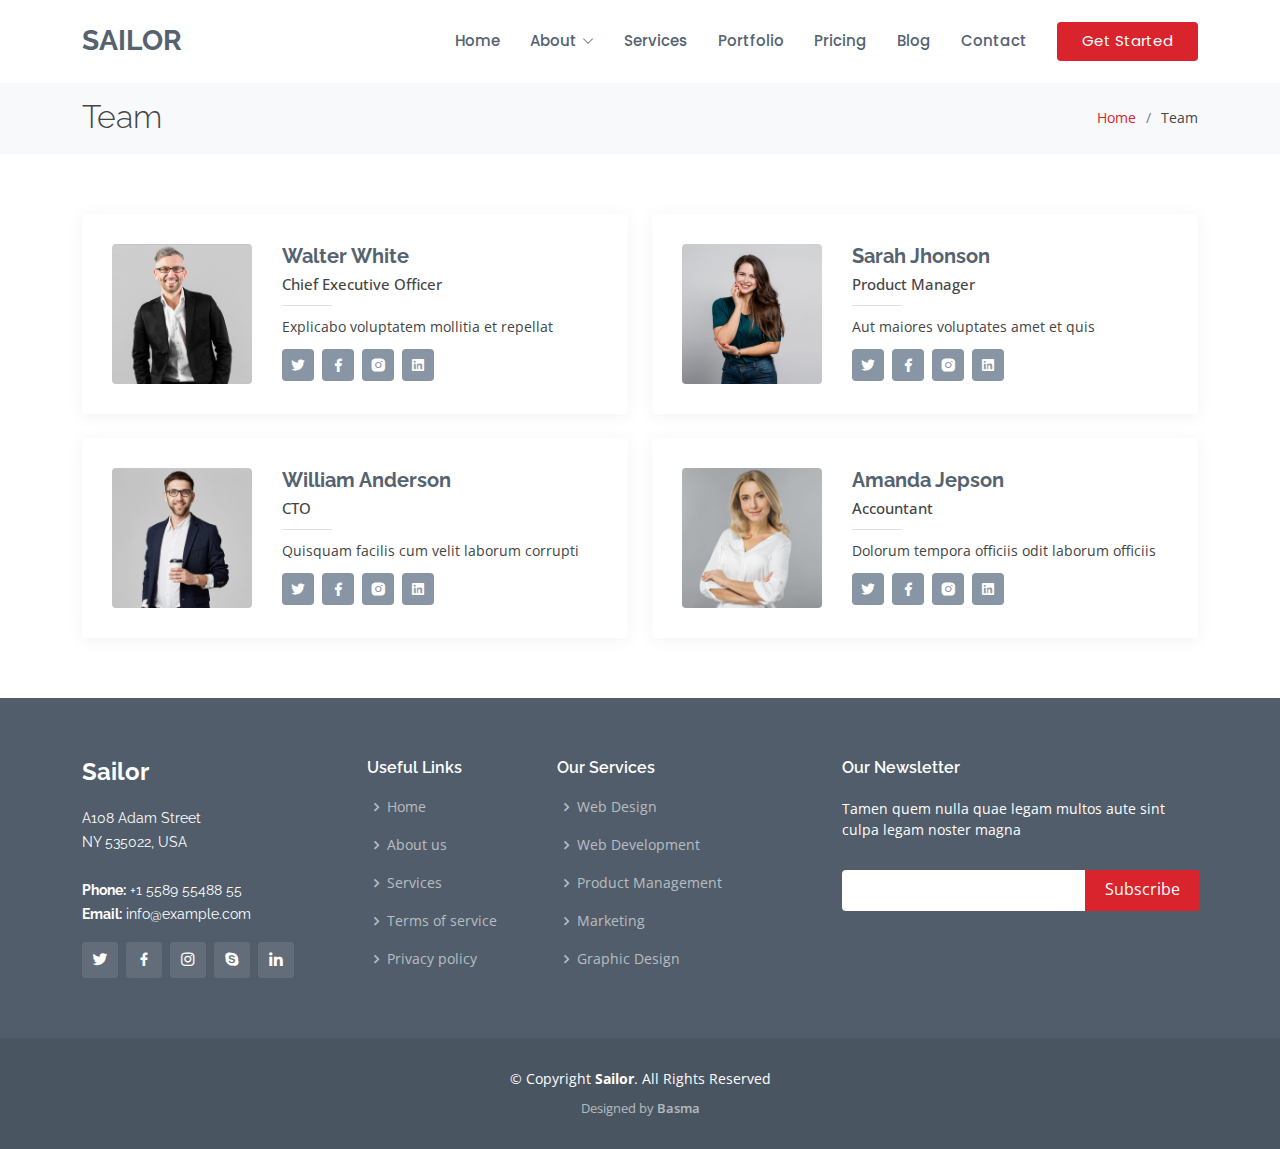
<file: team.html>
<!DOCTYPE html>
<html lang="en">

<head>
  <meta charset="utf-8">
  <meta content="width=device-width, initial-scale=1.0" name="viewport">

  <title>Team - Sailor Bootstrap Template</title>
  <meta content="" name="description">
  <meta content="" name="keywords">

  <!-- Favicons -->
  <link href="assets/img/favicon.png" rel="icon">
  <link href="assets/img/apple-touch-icon.png" rel="apple-touch-icon">

  <!-- Google Fonts -->
  <link href="https://fonts.googleapis.com/css?family=Open+Sans:300,300i,400,400i,600,600i,700,700i|Raleway:300,300i,400,400i,500,500i,600,600i,700,700i|Poppins:300,300i,400,400i,500,500i,600,600i,700,700i" rel="stylesheet">

  <!-- Vendor CSS Files -->
  <link href="assets/vendor/animate.css/animate.min.css" rel="stylesheet">
  <link href="assets/vendor/bootstrap/css/bootstrap.min.css" rel="stylesheet">
  <link href="assets/vendor/bootstrap-icons/bootstrap-icons.css" rel="stylesheet">
  <link href="assets/vendor/boxicons/css/boxicons.min.css" rel="stylesheet">
  <link href="assets/vendor/glightbox/css/glightbox.min.css" rel="stylesheet">
  <link href="assets/vendor/remixicon/remixicon.css" rel="stylesheet">
  <link href="assets/vendor/swiper/swiper-bundle.min.css" rel="stylesheet">

  <!-- Template Main CSS File -->
  <link href="assets/css/style.css" rel="stylesheet">

  <!-- =======================================================
  * Template Name: Sailor - v4.7.0
  * Template URL: /sailor-free-bootstrap-theme/
  * Author: Basma
  * License: /license/
  ======================================================== -->
</head>

<body>

  <!-- ======= Header ======= -->
  <header id="header" class="fixed-top d-flex align-items-center">
    <div class="container d-flex align-items-center">

      <h1 class="logo me-auto"><a href="index.html">Sailor</a></h1>
      <!-- Uncomment below if you prefer to use an image logo -->
      <!-- <a href="index.html" class="logo me-auto"><img src="assets/img/logo.png" alt="" class="img-fluid"></a>-->

      <nav id="navbar" class="navbar">
        <ul>
          <li><a href="index.html">Home</a></li>

          <li class="dropdown"><a href="#"><span>About</span> <i class="bi bi-chevron-down"></i></a>
            <ul>
              <li><a href="about.html">About</a></li>
              <li><a href="team.html" class="active">Team</a></li>
              <li><a href="testimonials.html">Testimonials</a></li>

              <li class="dropdown"><a href="#"><span>Deep Drop Down</span> <i class="bi bi-chevron-right"></i></a>
                <ul>
                  <li><a href="#">Deep Drop Down 1</a></li>
                  <li><a href="#">Deep Drop Down 2</a></li>
                  <li><a href="#">Deep Drop Down 3</a></li>
                  <li><a href="#">Deep Drop Down 4</a></li>
                  <li><a href="#">Deep Drop Down 5</a></li>
                </ul>
              </li>
            </ul>
          </li>
          <li><a href="services.html">Services</a></li>
          <li><a href="portfolio.html">Portfolio</a></li>
          <li><a href="pricing.html">Pricing</a></li>
          <li><a href="blog.html">Blog</a></li>

          <li><a href="contact.html">Contact</a></li>
          <li><a href="index.html" class="getstarted">Get Started</a></li>
        </ul>
        <i class="bi bi-list mobile-nav-toggle"></i>
      </nav><!-- .navbar -->

    </div>
  </header><!-- End Header -->

  <main id="main">

    <!-- ======= Breadcrumbs ======= -->
    <section id="breadcrumbs" class="breadcrumbs">
      <div class="container">

        <div class="d-flex justify-content-between align-items-center">
          <h2>Team</h2>
          <ol>
            <li><a href="index.html">Home</a></li>
            <li>Team</li>
          </ol>
        </div>

      </div>
    </section><!-- End Breadcrumbs -->

    <!-- ======= Team Section ======= -->
    <section id="team" class="team ">
      <div class="container">

        <div class="row">

          <div class="col-lg-6">
            <div class="member d-flex align-items-start">
              <div class="pic"><img src="assets/img/team/team-1.jpg" class="img-fluid" alt=""></div>
              <div class="member-info">
                <h4>Walter White</h4>
                <span>Chief Executive Officer</span>
                <p>Explicabo voluptatem mollitia et repellat</p>
                <div class="social">
                  <a href=""><i class="ri-twitter-fill"></i></a>
                  <a href=""><i class="ri-facebook-fill"></i></a>
                  <a href=""><i class="ri-instagram-fill"></i></a>
                  <a href=""> <i class="ri-linkedin-box-fill"></i> </a>
                </div>
              </div>
            </div>
          </div>

          <div class="col-lg-6 mt-4 mt-lg-0">
            <div class="member d-flex align-items-start">
              <div class="pic"><img src="assets/img/team/team-2.jpg" class="img-fluid" alt=""></div>
              <div class="member-info">
                <h4>Sarah Jhonson</h4>
                <span>Product Manager</span>
                <p>Aut maiores voluptates amet et quis</p>
                <div class="social">
                  <a href=""><i class="ri-twitter-fill"></i></a>
                  <a href=""><i class="ri-facebook-fill"></i></a>
                  <a href=""><i class="ri-instagram-fill"></i></a>
                  <a href=""> <i class="ri-linkedin-box-fill"></i> </a>
                </div>
              </div>
            </div>
          </div>

          <div class="col-lg-6 mt-4">
            <div class="member d-flex align-items-start">
              <div class="pic"><img src="assets/img/team/team-3.jpg" class="img-fluid" alt=""></div>
              <div class="member-info">
                <h4>William Anderson</h4>
                <span>CTO</span>
                <p>Quisquam facilis cum velit laborum corrupti</p>
                <div class="social">
                  <a href=""><i class="ri-twitter-fill"></i></a>
                  <a href=""><i class="ri-facebook-fill"></i></a>
                  <a href=""><i class="ri-instagram-fill"></i></a>
                  <a href=""> <i class="ri-linkedin-box-fill"></i> </a>
                </div>
              </div>
            </div>
          </div>

          <div class="col-lg-6 mt-4">
            <div class="member d-flex align-items-start">
              <div class="pic"><img src="assets/img/team/team-4.jpg" class="img-fluid" alt=""></div>
              <div class="member-info">
                <h4>Amanda Jepson</h4>
                <span>Accountant</span>
                <p>Dolorum tempora officiis odit laborum officiis</p>
                <div class="social">
                  <a href=""><i class="ri-twitter-fill"></i></a>
                  <a href=""><i class="ri-facebook-fill"></i></a>
                  <a href=""><i class="ri-instagram-fill"></i></a>
                  <a href=""> <i class="ri-linkedin-box-fill"></i> </a>
                </div>
              </div>
            </div>
          </div>

        </div>

      </div>
    </section><!-- End Team Section -->

  </main><!-- End #main -->

  <!-- ======= Footer ======= -->
  <footer id="footer">
    <div class="footer-top">
      <div class="container">
        <div class="row">

          <div class="col-lg-3 col-md-6">
            <div class="footer-info">
              <h3>Sailor</h3>
              <p>
                A108 Adam Street <br>
                NY 535022, USA<br><br>
                <strong>Phone:</strong> +1 5589 55488 55<br>
                <strong>Email:</strong> info@example.com<br>
              </p>
              <div class="social-links mt-3">
                <a href="#" class="twitter"><i class="bx bxl-twitter"></i></a>
                <a href="#" class="facebook"><i class="bx bxl-facebook"></i></a>
                <a href="#" class="instagram"><i class="bx bxl-instagram"></i></a>
                <a href="#" class="google-plus"><i class="bx bxl-skype"></i></a>
                <a href="#" class="linkedin"><i class="bx bxl-linkedin"></i></a>
              </div>
            </div>
          </div>

          <div class="col-lg-2 col-md-6 footer-links">
            <h4>Useful Links</h4>
            <ul>
              <li><i class="bx bx-chevron-right"></i> <a href="#">Home</a></li>
              <li><i class="bx bx-chevron-right"></i> <a href="#">About us</a></li>
              <li><i class="bx bx-chevron-right"></i> <a href="#">Services</a></li>
              <li><i class="bx bx-chevron-right"></i> <a href="#">Terms of service</a></li>
              <li><i class="bx bx-chevron-right"></i> <a href="#">Privacy policy</a></li>
            </ul>
          </div>

          <div class="col-lg-3 col-md-6 footer-links">
            <h4>Our Services</h4>
            <ul>
              <li><i class="bx bx-chevron-right"></i> <a href="#">Web Design</a></li>
              <li><i class="bx bx-chevron-right"></i> <a href="#">Web Development</a></li>
              <li><i class="bx bx-chevron-right"></i> <a href="#">Product Management</a></li>
              <li><i class="bx bx-chevron-right"></i> <a href="#">Marketing</a></li>
              <li><i class="bx bx-chevron-right"></i> <a href="#">Graphic Design</a></li>
            </ul>
          </div>

          <div class="col-lg-4 col-md-6 footer-newsletter">
            <h4>Our Newsletter</h4>
            <p>Tamen quem nulla quae legam multos aute sint culpa legam noster magna</p>
            <form action="" method="post">
              <input type="email" name="email"><input type="submit" value="Subscribe">
            </form>

          </div>

        </div>
      </div>
    </div>

    <div class="container">
      <div class="copyright">
        &copy; Copyright <strong><span>Sailor</span></strong>. All Rights Reserved
      </div>
      <div class="credits">
        <!-- All the links in the footer should remain intact. -->
        <!-- You can delete the links only if you purchased the pro version. -->
        <!-- Licensing information: /license/ -->
        <!-- Purchase the pro version with working PHP/AJAX contact form: /sailor-free-bootstrap-theme/ -->
        Designed by <a href="/">Basma</a>
      </div>
    </div>
  </footer><!-- End Footer -->

  <a href="#" class="back-to-top d-flex align-items-center justify-content-center"><i class="bi bi-arrow-up-short"></i></a>

  <!-- Vendor JS Files -->
  <script src="assets/vendor/bootstrap/js/bootstrap.bundle.min.js"></script>
  <script src="assets/vendor/glightbox/js/glightbox.min.js"></script>
  <script src="assets/vendor/isotope-layout/isotope.pkgd.min.js"></script>
  <script src="assets/vendor/swiper/swiper-bundle.min.js"></script>
  <script src="assets/vendor/waypoints/noframework.waypoints.js"></script>
  <script src="assets/vendor/php-email-form/validate.js"></script>

  <!-- Template Main JS File -->
  <script src="assets/js/main.js"></script>

</body>

</html>
</file>
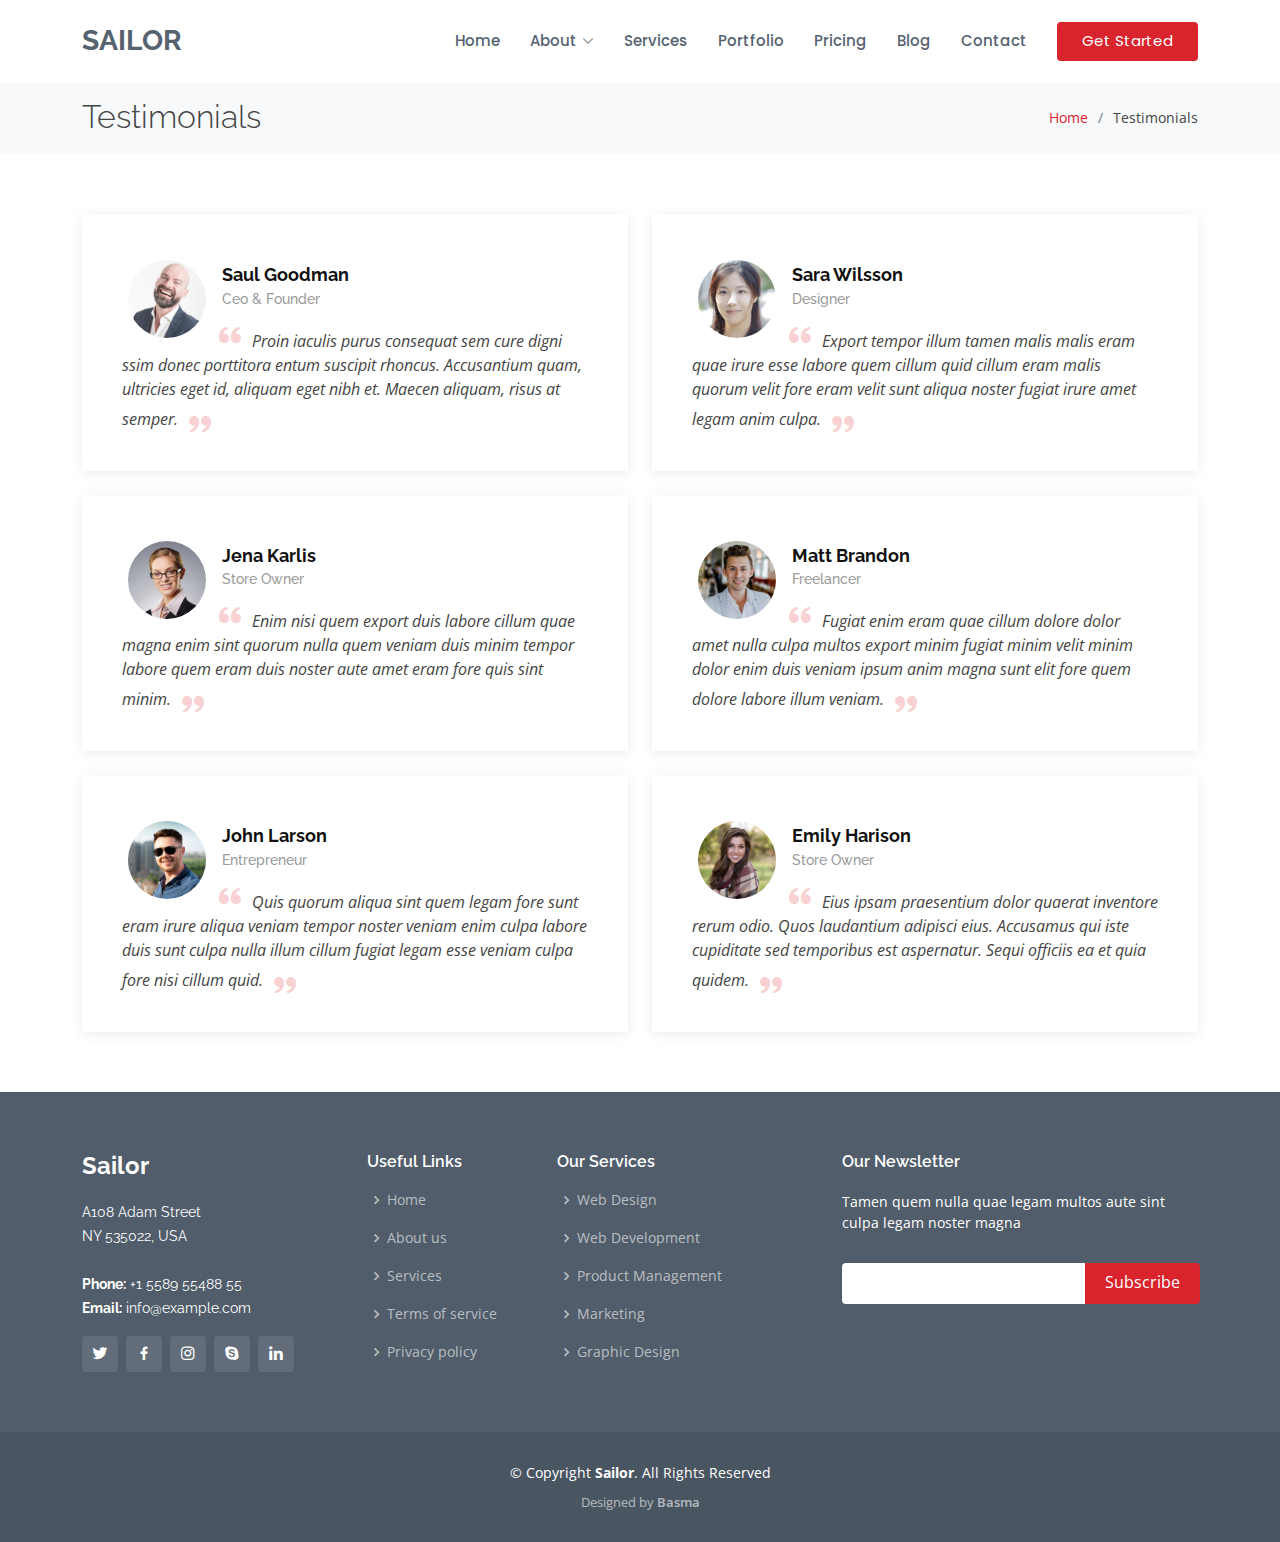
<file: testimonials.html>
<!DOCTYPE html>
<html lang="en">

<head>
  <meta charset="utf-8">
  <meta content="width=device-width, initial-scale=1.0" name="viewport">

  <title>Testimonials - Sailor Bootstrap Template</title>
  <meta content="" name="description">
  <meta content="" name="keywords">

  <!-- Favicons -->
  <link href="assets/img/favicon.png" rel="icon">
  <link href="assets/img/apple-touch-icon.png" rel="apple-touch-icon">

  <!-- Google Fonts -->
  <link href="https://fonts.googleapis.com/css?family=Open+Sans:300,300i,400,400i,600,600i,700,700i|Raleway:300,300i,400,400i,500,500i,600,600i,700,700i|Poppins:300,300i,400,400i,500,500i,600,600i,700,700i" rel="stylesheet">

  <!-- Vendor CSS Files -->
  <link href="assets/vendor/animate.css/animate.min.css" rel="stylesheet">
  <link href="assets/vendor/bootstrap/css/bootstrap.min.css" rel="stylesheet">
  <link href="assets/vendor/bootstrap-icons/bootstrap-icons.css" rel="stylesheet">
  <link href="assets/vendor/boxicons/css/boxicons.min.css" rel="stylesheet">
  <link href="assets/vendor/glightbox/css/glightbox.min.css" rel="stylesheet">
  <link href="assets/vendor/remixicon/remixicon.css" rel="stylesheet">
  <link href="assets/vendor/swiper/swiper-bundle.min.css" rel="stylesheet">

  <!-- Template Main CSS File -->
  <link href="assets/css/style.css" rel="stylesheet">

  <!-- =======================================================
  * Template Name: Sailor - v4.7.0
  * Template URL: /sailor-free-bootstrap-theme/
  * Author: Basma
  * License: /license/
  ======================================================== -->
</head>

<body>

  <!-- ======= Header ======= -->
  <header id="header" class="fixed-top d-flex align-items-center">
    <div class="container d-flex align-items-center">

      <h1 class="logo me-auto"><a href="index.html">Sailor</a></h1>
      <!-- Uncomment below if you prefer to use an image logo -->
      <!-- <a href="index.html" class="logo me-auto"><img src="assets/img/logo.png" alt="" class="img-fluid"></a>-->

      <nav id="navbar" class="navbar">
        <ul>
          <li><a href="index.html">Home</a></li>

          <li class="dropdown"><a href="#"><span>About</span> <i class="bi bi-chevron-down"></i></a>
            <ul>
              <li><a href="about.html">About</a></li>
              <li><a href="team.html">Team</a></li>
              <li><a href="testimonials.html" class="active">Testimonials</a></li>

              <li class="dropdown"><a href="#"><span>Deep Drop Down</span> <i class="bi bi-chevron-right"></i></a>
                <ul>
                  <li><a href="#">Deep Drop Down 1</a></li>
                  <li><a href="#">Deep Drop Down 2</a></li>
                  <li><a href="#">Deep Drop Down 3</a></li>
                  <li><a href="#">Deep Drop Down 4</a></li>
                  <li><a href="#">Deep Drop Down 5</a></li>
                </ul>
              </li>
            </ul>
          </li>
          <li><a href="services.html">Services</a></li>
          <li><a href="portfolio.html">Portfolio</a></li>
          <li><a href="pricing.html">Pricing</a></li>
          <li><a href="blog.html">Blog</a></li>

          <li><a href="contact.html">Contact</a></li>
          <li><a href="index.html" class="getstarted">Get Started</a></li>
        </ul>
        <i class="bi bi-list mobile-nav-toggle"></i>
      </nav><!-- .navbar -->

    </div>
  </header><!-- End Header -->

  <main id="main">

    <!-- ======= Breadcrumbs ======= -->
    <section id="breadcrumbs" class="breadcrumbs">
      <div class="container">

        <div class="d-flex justify-content-between align-items-center">
          <h2>Testimonials</h2>
          <ol>
            <li><a href="index.html">Home</a></li>
            <li>Testimonials</li>
          </ol>
        </div>

      </div>
    </section><!-- End Breadcrumbs -->

    <!-- ======= Testimonials Section ======= -->
    <section id="testimonials" class="testimonials">
      <div class="container">

        <div class="row">

          <div class="col-lg-6">
            <div class="testimonial-item">
              <img src="assets/img/testimonials/testimonials-1.jpg" class="testimonial-img" alt="">
              <h3>Saul Goodman</h3>
              <h4>Ceo &amp; Founder</h4>
              <p>
                <i class="bx bxs-quote-alt-left quote-icon-left"></i>
                Proin iaculis purus consequat sem cure digni ssim donec porttitora entum suscipit rhoncus. Accusantium quam, ultricies eget id, aliquam eget nibh et. Maecen aliquam, risus at semper.
                <i class="bx bxs-quote-alt-right quote-icon-right"></i>
              </p>
            </div>
          </div>

          <div class="col-lg-6">
            <div class="testimonial-item mt-4 mt-lg-0">
              <img src="assets/img/testimonials/testimonials-2.jpg" class="testimonial-img" alt="">
              <h3>Sara Wilsson</h3>
              <h4>Designer</h4>
              <p>
                <i class="bx bxs-quote-alt-left quote-icon-left"></i>
                Export tempor illum tamen malis malis eram quae irure esse labore quem cillum quid cillum eram malis quorum velit fore eram velit sunt aliqua noster fugiat irure amet legam anim culpa.
                <i class="bx bxs-quote-alt-right quote-icon-right"></i>
              </p>
            </div>
          </div>

          <div class="col-lg-6">
            <div class="testimonial-item mt-4">
              <img src="assets/img/testimonials/testimonials-3.jpg" class="testimonial-img" alt="">
              <h3>Jena Karlis</h3>
              <h4>Store Owner</h4>
              <p>
                <i class="bx bxs-quote-alt-left quote-icon-left"></i>
                Enim nisi quem export duis labore cillum quae magna enim sint quorum nulla quem veniam duis minim tempor labore quem eram duis noster aute amet eram fore quis sint minim.
                <i class="bx bxs-quote-alt-right quote-icon-right"></i>
              </p>
            </div>
          </div>

          <div class="col-lg-6">
            <div class="testimonial-item mt-4">
              <img src="assets/img/testimonials/testimonials-4.jpg" class="testimonial-img" alt="">
              <h3>Matt Brandon</h3>
              <h4>Freelancer</h4>
              <p>
                <i class="bx bxs-quote-alt-left quote-icon-left"></i>
                Fugiat enim eram quae cillum dolore dolor amet nulla culpa multos export minim fugiat minim velit minim dolor enim duis veniam ipsum anim magna sunt elit fore quem dolore labore illum veniam.
                <i class="bx bxs-quote-alt-right quote-icon-right"></i>
              </p>
            </div>
          </div>

          <div class="col-lg-6">
            <div class="testimonial-item mt-4">
              <img src="assets/img/testimonials/testimonials-5.jpg" class="testimonial-img" alt="">
              <h3>John Larson</h3>
              <h4>Entrepreneur</h4>
              <p>
                <i class="bx bxs-quote-alt-left quote-icon-left"></i>
                Quis quorum aliqua sint quem legam fore sunt eram irure aliqua veniam tempor noster veniam enim culpa labore duis sunt culpa nulla illum cillum fugiat legam esse veniam culpa fore nisi cillum quid.
                <i class="bx bxs-quote-alt-right quote-icon-right"></i>
              </p>
            </div>
          </div>

          <div class="col-lg-6">
            <div class="testimonial-item mt-4">
              <img src="assets/img/testimonials/testimonials-6.jpg" class="testimonial-img" alt="">
              <h3>Emily Harison</h3>
              <h4>Store Owner</h4>
              <p>
                <i class="bx bxs-quote-alt-left quote-icon-left"></i>
                Eius ipsam praesentium dolor quaerat inventore rerum odio. Quos laudantium adipisci eius. Accusamus qui iste cupiditate sed temporibus est aspernatur. Sequi officiis ea et quia quidem.
                <i class="bx bxs-quote-alt-right quote-icon-right"></i>
              </p>
            </div>
          </div>

        </div>

      </div>
    </section><!-- End Testimonials Section -->

  </main><!-- End #main -->

  <!-- ======= Footer ======= -->
  <footer id="footer">
    <div class="footer-top">
      <div class="container">
        <div class="row">

          <div class="col-lg-3 col-md-6">
            <div class="footer-info">
              <h3>Sailor</h3>
              <p>
                A108 Adam Street <br>
                NY 535022, USA<br><br>
                <strong>Phone:</strong> +1 5589 55488 55<br>
                <strong>Email:</strong> info@example.com<br>
              </p>
              <div class="social-links mt-3">
                <a href="#" class="twitter"><i class="bx bxl-twitter"></i></a>
                <a href="#" class="facebook"><i class="bx bxl-facebook"></i></a>
                <a href="#" class="instagram"><i class="bx bxl-instagram"></i></a>
                <a href="#" class="google-plus"><i class="bx bxl-skype"></i></a>
                <a href="#" class="linkedin"><i class="bx bxl-linkedin"></i></a>
              </div>
            </div>
          </div>

          <div class="col-lg-2 col-md-6 footer-links">
            <h4>Useful Links</h4>
            <ul>
              <li><i class="bx bx-chevron-right"></i> <a href="#">Home</a></li>
              <li><i class="bx bx-chevron-right"></i> <a href="#">About us</a></li>
              <li><i class="bx bx-chevron-right"></i> <a href="#">Services</a></li>
              <li><i class="bx bx-chevron-right"></i> <a href="#">Terms of service</a></li>
              <li><i class="bx bx-chevron-right"></i> <a href="#">Privacy policy</a></li>
            </ul>
          </div>

          <div class="col-lg-3 col-md-6 footer-links">
            <h4>Our Services</h4>
            <ul>
              <li><i class="bx bx-chevron-right"></i> <a href="#">Web Design</a></li>
              <li><i class="bx bx-chevron-right"></i> <a href="#">Web Development</a></li>
              <li><i class="bx bx-chevron-right"></i> <a href="#">Product Management</a></li>
              <li><i class="bx bx-chevron-right"></i> <a href="#">Marketing</a></li>
              <li><i class="bx bx-chevron-right"></i> <a href="#">Graphic Design</a></li>
            </ul>
          </div>

          <div class="col-lg-4 col-md-6 footer-newsletter">
            <h4>Our Newsletter</h4>
            <p>Tamen quem nulla quae legam multos aute sint culpa legam noster magna</p>
            <form action="" method="post">
              <input type="email" name="email"><input type="submit" value="Subscribe">
            </form>

          </div>

        </div>
      </div>
    </div>

    <div class="container">
      <div class="copyright">
        &copy; Copyright <strong><span>Sailor</span></strong>. All Rights Reserved
      </div>
      <div class="credits">
        <!-- All the links in the footer should remain intact. -->
        <!-- You can delete the links only if you purchased the pro version. -->
        <!-- Licensing information: /license/ -->
        <!-- Purchase the pro version with working PHP/AJAX contact form: /sailor-free-bootstrap-theme/ -->
        Designed by <a href="/">Basma</a>
      </div>
    </div>
  </footer><!-- End Footer -->

  <a href="#" class="back-to-top d-flex align-items-center justify-content-center"><i class="bi bi-arrow-up-short"></i></a>

  <!-- Vendor JS Files -->
  <script src="assets/vendor/bootstrap/js/bootstrap.bundle.min.js"></script>
  <script src="assets/vendor/glightbox/js/glightbox.min.js"></script>
  <script src="assets/vendor/isotope-layout/isotope.pkgd.min.js"></script>
  <script src="assets/vendor/swiper/swiper-bundle.min.js"></script>
  <script src="assets/vendor/waypoints/noframework.waypoints.js"></script>
  <script src="assets/vendor/php-email-form/validate.js"></script>

  <!-- Template Main JS File -->
  <script src="assets/js/main.js"></script>

</body>

</html>
</file>
<file: assets/css/style.css>
/**
* Template Name: Sailor - v4.7.0
* Template URL: /sailor-free-bootstrap-theme/
* Author: Basma
* License: /license/
*/

/*--------------------------------------------------------------
# General
--------------------------------------------------------------*/
body {
  font-family: "Open Sans", sans-serif;
  color: #444444;
}

a {
  text-decoration: none;
  color: #d9232d;
}

a:hover {
  color: #e24d55;
  text-decoration: none;
}

h1, h2, h3, h4, h5, h6 {
  font-family: "Raleway", sans-serif;
}

/*--------------------------------------------------------------
# Back to top button
--------------------------------------------------------------*/
.back-to-top {
  position: fixed;
  visibility: hidden;
  opacity: 0;
  right: 15px;
  bottom: 15px;
  z-index: 996;
  background: #d9232d;
  width: 40px;
  height: 40px;
  border-radius: 4px;
  transition: all 0.4s;
}
.back-to-top i {
  font-size: 28px;
  color: #fff;
  line-height: 0;
}
.back-to-top:hover {
  background: #e1444d;
  color: #fff;
}
.back-to-top.active {
  visibility: visible;
  opacity: 1;
}

/*--------------------------------------------------------------
# Header
--------------------------------------------------------------*/
#header {
  background: white;
  transition: all 0.5s;
  z-index: 997;
  padding: 20px 0;
}
#header.header-scrolled {
  box-shadow: 0px 2px 15px rgba(0, 0, 0, 0.1);
  padding: 12px 0;
}
#header.header-inner-pages {
  box-shadow: 0px 2px 15px rgba(0, 0, 0, 0.1);
}
#header .logo {
  font-size: 28px;
  margin: 0;
  padding: 0;
  line-height: 1;
  font-weight: 700;
  text-transform: uppercase;
}
#header .logo a {
  color: #556270;
}
#header .logo img {
  max-height: 40px;
}

/*--------------------------------------------------------------
# Navigation Menu
--------------------------------------------------------------*/
/**
* Desktop Navigation 
*/
.navbar {
  padding: 0;
}
.navbar ul {
  margin: 0;
  padding: 0;
  display: flex;
  list-style: none;
  align-items: center;
}
.navbar li {
  position: relative;
}
.navbar a, .navbar a:focus {
  display: flex;
  align-items: center;
  justify-content: space-between;
  padding: 10px 0 10px 30px;
  font-family: "Poppins", sans-serif;
  font-size: 15px;
  font-weight: 500;
  color: #556270;
  white-space: nowrap;
  transition: 0.3s;
}
.navbar a i, .navbar a:focus i {
  font-size: 12px;
  line-height: 0;
  margin-left: 5px;
}
.navbar a:hover, .navbar .active, .navbar .active:focus, .navbar li:hover > a {
  color: #d9232d;
}
.navbar .getstarted, .navbar .getstarted:focus {
  background: #d9232d;
  padding: 8px 25px;
  margin-left: 30px;
  border-radius: 4px;
  font-weight: 400;
  color: #fff;
}
.navbar .getstarted:hover, .navbar .getstarted:focus:hover {
  color: #fff;
  background: #e1444d;
}
.navbar .dropdown ul {
  display: block;
  position: absolute;
  left: 14px;
  top: calc(100% + 30px);
  margin: 0;
  padding: 10px 0;
  z-index: 99;
  opacity: 0;
  visibility: hidden;
  background: #fff;
  box-shadow: 0px 0px 30px rgba(127, 137, 161, 0.25);
  transition: 0.3s;
}
.navbar .dropdown ul li {
  min-width: 200px;
}
.navbar .dropdown ul a {
  padding: 10px 20px;
  font-size: 15px;
  text-transform: none;
  font-weight: 400;
}
.navbar .dropdown ul a i {
  font-size: 12px;
}
.navbar .dropdown ul a:hover, .navbar .dropdown ul .active:hover, .navbar .dropdown ul li:hover > a {
  color: #d9232d;
}
.navbar .dropdown:hover > ul {
  opacity: 1;
  top: 100%;
  visibility: visible;
}
.navbar .dropdown .dropdown ul {
  top: 0;
  left: calc(100% - 30px);
  visibility: hidden;
}
.navbar .dropdown .dropdown:hover > ul {
  opacity: 1;
  top: 0;
  left: 100%;
  visibility: visible;
}
@media (max-width: 1366px) {
  .navbar .dropdown .dropdown ul {
    left: -90%;
  }
  .navbar .dropdown .dropdown:hover > ul {
    left: -100%;
  }
}

/**
* Mobile Navigation 
*/
.mobile-nav-toggle {
  color: #556270;
  font-size: 28px;
  cursor: pointer;
  display: none;
  line-height: 0;
  transition: 0.5s;
}
.mobile-nav-toggle.bi-x {
  color: #fff;
}

@media (max-width: 991px) {
  .mobile-nav-toggle {
    display: block;
  }

  .navbar ul {
    display: none;
  }
}
.navbar-mobile {
  position: fixed;
  overflow: hidden;
  top: 0;
  right: 0;
  left: 0;
  bottom: 0;
  background: rgba(63, 73, 83, 0.9);
  transition: 0.3s;
  z-index: 999;
}
.navbar-mobile .mobile-nav-toggle {
  position: absolute;
  top: 15px;
  right: 15px;
}
.navbar-mobile ul {
  display: block;
  position: absolute;
  top: 55px;
  right: 15px;
  bottom: 15px;
  left: 15px;
  padding: 10px 0;
  background-color: #fff;
  overflow-y: auto;
  transition: 0.3s;
}
.navbar-mobile a, .navbar-mobile a:focus {
  padding: 10px 20px;
  font-size: 15px;
  color: #556270;
}
.navbar-mobile a:hover, .navbar-mobile .active, .navbar-mobile li:hover > a {
  color: #d9232d;
}
.navbar-mobile .getstarted, .navbar-mobile .getstarted:focus {
  margin: 15px;
}
.navbar-mobile .dropdown ul {
  position: static;
  display: none;
  margin: 10px 20px;
  padding: 10px 0;
  z-index: 99;
  opacity: 1;
  visibility: visible;
  background: #fff;
  box-shadow: 0px 0px 30px rgba(127, 137, 161, 0.25);
}
.navbar-mobile .dropdown ul li {
  min-width: 200px;
}
.navbar-mobile .dropdown ul a {
  padding: 10px 20px;
}
.navbar-mobile .dropdown ul a i {
  font-size: 12px;
}
.navbar-mobile .dropdown ul a:hover, .navbar-mobile .dropdown ul .active:hover, .navbar-mobile .dropdown ul li:hover > a {
  color: #d9232d;
}
.navbar-mobile .dropdown > .dropdown-active {
  display: block;
}

/*--------------------------------------------------------------
# Hero Section
--------------------------------------------------------------*/
#hero {
  width: 100%;
  height: 100vh;
  background-color: rgba(63, 73, 83, 0.8);
  overflow: hidden;
  position: relative;
}
#hero .carousel, #hero .carousel-inner, #hero .carousel-item, #hero .carousel-item::before {
  position: absolute;
  top: 0;
  right: 0;
  left: 0;
  bottom: 0;
}
#hero .carousel-item {
  background-size: cover;
  background-position: center;
  background-repeat: no-repeat;
}
#hero .carousel-item::before {
  content: "";
  background-color: rgba(30, 35, 40, 0.6);
}
#hero .carousel-container {
  display: flex;
  justify-content: center;
  align-items: center;
  position: absolute;
  bottom: 0;
  top: 70px;
  left: 50px;
  right: 50px;
}
#hero .container {
  text-align: center;
}
#hero h2 {
  color: #fff;
  margin-bottom: 20px;
  font-size: 48px;
  font-weight: 700;
}
#hero p {
  -webkit-animation-delay: 0.4s;
  animation-delay: 0.4s;
  margin: 0 auto 30px auto;
  color: #fff;
}
#hero .carousel-inner .carousel-item {
  transition-property: opacity;
  background-position: center top;
}
#hero .carousel-inner .carousel-item,
#hero .carousel-inner .active.carousel-item-start,
#hero .carousel-inner .active.carousel-item-end {
  opacity: 0;
}
#hero .carousel-inner .active,
#hero .carousel-inner .carousel-item-next.carousel-item-start,
#hero .carousel-inner .carousel-item-prev.carousel-item-end {
  opacity: 1;
  transition: 0.5s;
}
#hero .carousel-inner .carousel-item-next,
#hero .carousel-inner .carousel-item-prev,
#hero .carousel-inner .active.carousel-item-start,
#hero .carousel-inner .active.carousel-item-end {
  left: 0;
  transform: translate3d(0, 0, 0);
}
#hero .carousel-control-next-icon, #hero .carousel-control-prev-icon {
  background: none;
  font-size: 30px;
  line-height: 0;
  width: auto;
  height: auto;
  background: rgba(255, 255, 255, 0.2);
  border-radius: 50px;
  transition: 0.3s;
  color: rgba(255, 255, 255, 0.5);
  width: 54px;
  height: 54px;
  display: flex;
  align-items: center;
  justify-content: center;
}
#hero .carousel-control-next-icon:hover, #hero .carousel-control-prev-icon:hover {
  background: rgba(255, 255, 255, 0.3);
  color: rgba(255, 255, 255, 0.8);
}
#hero .carousel-indicators li {
  cursor: pointer;
  background: #fff;
  overflow: hidden;
  border: 0;
  width: 12px;
  height: 12px;
  border-radius: 50px;
  opacity: 0.6;
  transition: 0.3s;
}
#hero .carousel-indicators li.active {
  opacity: 1;
  background: #d9232d;
}
#hero .btn-get-started {
  font-family: "Raleway", sans-serif;
  font-weight: 500;
  font-size: 14px;
  letter-spacing: 1px;
  display: inline-block;
  padding: 14px 32px;
  border-radius: 4px;
  transition: 0.5s;
  line-height: 1;
  color: #fff;
  -webkit-animation-delay: 0.8s;
  animation-delay: 0.8s;
  background: #d9232d;
}
#hero .btn-get-started:hover {
  background: #df3740;
}
@media (max-width: 992px) {
  #hero {
    height: 100vh;
  }
  #hero .carousel-container {
    top: 8px;
  }
}
@media (max-width: 768px) {
  #hero h2 {
    font-size: 28px;
  }
}
@media (min-width: 1024px) {
  #hero .carousel-control-prev, #hero .carousel-control-next {
    width: 5%;
  }
}
@media (max-height: 500px) {
  #hero {
    height: 120vh;
  }
}

/*--------------------------------------------------------------
# Sections General
--------------------------------------------------------------*/
section {
  padding: 60px 0;
  overflow: hidden;
}

.section-bg, .services .icon-box {
  background-color: #f8f9fa;
}

.section-title {
  padding-bottom: 40px;
}
.section-title h2 {
  font-size: 14px;
  font-weight: 500;
  padding: 0;
  line-height: 1px;
  margin: 0 0 5px 0;
  letter-spacing: 2px;
  text-transform: uppercase;
  color: #aaaaaa;
  font-family: "Poppins", sans-serif;
}
.section-title h2::after {
  content: "";
  width: 120px;
  height: 1px;
  display: inline-block;
  background: #e6636a;
  margin: 4px 10px;
}
.section-title p {
  margin: 0;
  margin: 0;
  font-size: 36px;
  font-weight: 700;
  text-transform: uppercase;
  font-family: "Poppins", sans-serif;
  color: #556270;
}

/*--------------------------------------------------------------
# Breadcrumbs
--------------------------------------------------------------*/
.breadcrumbs {
  padding: 18px 0;
  background: #f8f9fa;
  min-height: 40px;
  margin-top: 80px;
}
.breadcrumbs h2 {
  font-size: 32px;
  font-weight: 300;
  margin: 0;
}
.breadcrumbs ol {
  display: flex;
  flex-wrap: wrap;
  list-style: none;
  padding: 0;
  margin: 0;
  font-size: 14px;
}
.breadcrumbs ol li + li {
  padding-left: 10px;
}
.breadcrumbs ol li + li::before {
  display: inline-block;
  padding-right: 10px;
  color: #6b7b8d;
  content: "/";
}
@media (max-width: 992px) {
  .breadcrumbs {
    margin-top: 58px;
  }
  .breadcrumbs .d-flex {
    display: block !important;
  }
  .breadcrumbs h2 {
    margin-bottom: 10px;
  }
  .breadcrumbs ol {
    display: block;
  }
  .breadcrumbs ol li {
    display: inline-block;
  }
}

/*--------------------------------------------------------------
# About
--------------------------------------------------------------*/
.about .content h2 {
  font-weight: 700;
  font-size: 48px;
  line-height: 60px;
  margin-bottom: 20px;
  text-transform: uppercase;
}
.about .content h3 {
  font-weight: 500;
  line-height: 32px;
  font-size: 24px;
}
.about .content ul {
  list-style: none;
  padding: 0;
}
.about .content ul li {
  padding: 10px 0 0 28px;
  position: relative;
}
.about .content ul i {
  left: 0;
  top: 7px;
  position: absolute;
  font-size: 20px;
  color: #d9232d;
}
.about .content p:last-child {
  margin-bottom: 0;
}

/*--------------------------------------------------------------
# Clients
--------------------------------------------------------------*/
.clients {
  padding: 15px 0;
  text-align: center;
}
.clients img {
  max-width: 45%;
  transition: all 0.4s ease-in-out;
  display: inline-block;
  padding: 15px 0;
  filter: grayscale(100);
}
.clients img:hover {
  filter: none;
  transform: scale(1.15);
}
@media (max-width: 768px) {
  .clients img {
    max-width: 40%;
  }
}

/*--------------------------------------------------------------
# Services
--------------------------------------------------------------*/
.services .icon-box {
  margin-bottom: 20px;
  padding: 30px;
  border-radius: 6px;
}
.services .icon-box i {
  float: left;
  color: #d9232d;
  font-size: 40px;
}
.services .icon-box h4 {
  margin-left: 70px;
  font-weight: 700;
  margin-bottom: 15px;
  font-size: 18px;
}
.services .icon-box h4 a {
  color: #556270;
  transition: 0.3s;
}
.services .icon-box p {
  margin-left: 70px;
  line-height: 24px;
  font-size: 14px;
}
.services .icon-box:hover h4 a {
  color: #d9232d;
}

/*--------------------------------------------------------------
# Portfolio
--------------------------------------------------------------*/
.portfolio .portfolio-item {
  margin-bottom: 30px;
}
.portfolio #portfolio-flters {
  padding: 0;
  margin: 0 auto 20px auto;
  list-style: none;
  text-align: center;
}
.portfolio #portfolio-flters li {
  cursor: pointer;
  display: inline-block;
  padding: 8px 15px 10px 15px;
  font-size: 14px;
  font-weight: 600;
  line-height: 1;
  text-transform: uppercase;
  color: #444444;
  margin-bottom: 5px;
  transition: all 0.3s ease-in-out;
  border-radius: 3px;
}
.portfolio #portfolio-flters li:hover, .portfolio #portfolio-flters li.filter-active {
  color: #fff;
  background: #d9232d;
}
.portfolio #portfolio-flters li:last-child {
  margin-right: 0;
}
.portfolio .portfolio-wrap {
  transition: 0.3s;
  position: relative;
  overflow: hidden;
  z-index: 1;
  background: rgba(85, 98, 112, 0.6);
}
.portfolio .portfolio-wrap::before {
  content: "";
  background: rgba(85, 98, 112, 0.6);
  position: absolute;
  left: 0;
  right: 0;
  top: 0;
  bottom: 0;
  transition: all ease-in-out 0.3s;
  z-index: 2;
  opacity: 0;
}
.portfolio .portfolio-wrap img {
  transition: all ease-in-out 0.3s;
}
.portfolio .portfolio-wrap .portfolio-info {
  opacity: 0;
  position: absolute;
  top: 0;
  left: 0;
  right: 0;
  bottom: 0;
  z-index: 3;
  transition: all ease-in-out 0.3s;
  display: flex;
  flex-direction: column;
  justify-content: flex-end;
  align-items: flex-start;
  padding: 20px;
}
.portfolio .portfolio-wrap .portfolio-info h4 {
  font-size: 20px;
  color: #fff;
  font-weight: 600;
}
.portfolio .portfolio-wrap .portfolio-info p {
  color: rgba(255, 255, 255, 0.7);
  font-size: 14px;
  text-transform: uppercase;
  padding: 0;
  margin: 0;
  font-style: italic;
}
.portfolio .portfolio-wrap .portfolio-links {
  text-align: center;
  z-index: 4;
}
.portfolio .portfolio-wrap .portfolio-links a {
  color: rgba(255, 255, 255, 0.6);
  margin: 0 5px 0 0;
  font-size: 28px;
  display: inline-block;
  transition: 0.3s;
}
.portfolio .portfolio-wrap .portfolio-links a:hover {
  color: white;
}
.portfolio .portfolio-wrap:hover::before {
  opacity: 1;
}
.portfolio .portfolio-wrap:hover img {
  transform: scale(1.2);
}
.portfolio .portfolio-wrap:hover .portfolio-info {
  opacity: 1;
}

/*--------------------------------------------------------------
# Portfolio Details
--------------------------------------------------------------*/
.portfolio-details {
  padding-top: 40px;
}
.portfolio-details .portfolio-details-slider img {
  width: 100%;
}
.portfolio-details .portfolio-details-slider .swiper-pagination {
  margin-top: 20px;
  position: relative;
}
.portfolio-details .portfolio-details-slider .swiper-pagination .swiper-pagination-bullet {
  width: 12px;
  height: 12px;
  background-color: #fff;
  opacity: 1;
  border: 1px solid #d9232d;
}
.portfolio-details .portfolio-details-slider .swiper-pagination .swiper-pagination-bullet-active {
  background-color: #d9232d;
}
.portfolio-details .portfolio-info {
  padding: 30px;
  box-shadow: 0px 0 30px rgba(85, 98, 112, 0.08);
}
.portfolio-details .portfolio-info h3 {
  font-size: 22px;
  font-weight: 700;
  margin-bottom: 20px;
  padding-bottom: 20px;
  border-bottom: 1px solid #eee;
}
.portfolio-details .portfolio-info ul {
  list-style: none;
  padding: 0;
  font-size: 15px;
}
.portfolio-details .portfolio-info ul li + li {
  margin-top: 10px;
}
.portfolio-details .portfolio-description {
  padding-top: 30px;
}
.portfolio-details .portfolio-description h2 {
  font-size: 26px;
  font-weight: 700;
  margin-bottom: 20px;
}
.portfolio-details .portfolio-description p {
  padding: 0;
}

/*--------------------------------------------------------------
# Our Team
--------------------------------------------------------------*/
.team .member {
  position: relative;
  box-shadow: 0px 2px 15px rgba(85, 98, 112, 0.08);
  padding: 30px;
  border-radius: 4px;
  background: white;
}
.team .member .pic {
  overflow: hidden;
  width: 140px;
  border-radius: 4px;
}
.team .member .pic img {
  transition: ease-in-out 0.3s;
}
.team .member:hover img {
  transform: scale(1.1);
}
.team .member .member-info {
  padding-left: 30px;
}
.team .member h4 {
  font-weight: 700;
  margin-bottom: 5px;
  font-size: 20px;
  color: #556270;
}
.team .member span {
  display: block;
  font-size: 15px;
  padding-bottom: 10px;
  position: relative;
  font-weight: 500;
}
.team .member span::after {
  content: "";
  position: absolute;
  display: block;
  width: 50px;
  height: 1px;
  background: #dee2e6;
  bottom: 0;
  left: 0;
}
.team .member p {
  margin: 10px 0 0 0;
  font-size: 14px;
}
.team .member .social {
  margin-top: 12px;
  display: flex;
  align-items: center;
  justify-content: flex-start;
}
.team .member .social a {
  transition: ease-in-out 0.3s;
  display: flex;
  align-items: center;
  justify-content: center;
  border-radius: 4px;
  width: 32px;
  height: 32px;
  background: #8795a4;
}
.team .member .social a i {
  color: #fff;
  font-size: 16px;
  margin: 0 2px;
}
.team .member .social a:hover {
  background: #d9232d;
}
.team .member .social a + a {
  margin-left: 8px;
}

/*--------------------------------------------------------------
# Our Skills
--------------------------------------------------------------*/
.skills .progress {
  height: 60px;
  display: block;
  background: none;
  border-radius: 0;
}
.skills .progress .skill {
  padding: 10px 0;
  margin: 0;
  text-transform: uppercase;
  display: block;
  font-weight: 600;
  font-family: "Poppins", sans-serif;
  color: #556270;
}
.skills .progress .skill .val {
  float: right;
  font-style: normal;
}
.skills .progress-bar-wrap {
  background: #edeff1;
}
.skills .progress-bar {
  width: 1px;
  height: 10px;
  transition: 0.9s;
  background-color: #6b7b8d;
}

/*--------------------------------------------------------------
# Features
--------------------------------------------------------------*/
.features {
  overflow: hidden;
}
.features .nav-tabs {
  border: 0;
}
.features .nav-link {
  border: 0;
  padding: 12px 15px 12px 0;
  transition: 0.3s;
  color: #556270;
  border-radius: 0;
  border-right: 2px solid white;
  font-weight: 600;
  font-size: 15px;
}
.features .nav-link:hover {
  color: #d9232d;
}
.features .nav-link.active {
  color: #d9232d;
  border-color: #d9232d;
}
.features .tab-pane.active {
  -webkit-animation: fadeIn 0.5s ease-out;
  animation: fadeIn 0.5s ease-out;
}
.features .details h3 {
  font-size: 26px;
  font-weight: 600;
  margin-bottom: 20px;
  color: #556270;
}
.features .details p {
  color: #777777;
}
.features .details p:last-child {
  margin-bottom: 0;
}
@media (max-width: 992px) {
  .features .nav-link {
    border: 0;
    padding: 15px;
  }
  .features .nav-link.active {
    color: #fff;
    background: #d9232d;
  }
}

/*--------------------------------------------------------------
# Pricing
--------------------------------------------------------------*/
.pricing .box {
  padding: 20px;
  background: #fff;
  text-align: center;
  box-shadow: 0px 0px 4px rgba(0, 0, 0, 0.12);
  border-radius: 5px;
  position: relative;
  overflow: hidden;
}
.pricing h3 {
  font-weight: 400;
  margin: -20px -20px 20px -20px;
  padding: 20px 15px;
  font-size: 16px;
  font-weight: 600;
  color: #777777;
  background: #f8f8f8;
}
.pricing h4 {
  font-size: 36px;
  color: #d9232d;
  font-weight: 600;
  font-family: "Poppins", sans-serif;
  margin-bottom: 20px;
}
.pricing h4 sup {
  font-size: 20px;
  top: -15px;
  left: -3px;
}
.pricing h4 span {
  color: #bababa;
  font-size: 16px;
  font-weight: 300;
}
.pricing ul {
  padding: 0;
  list-style: none;
  color: #444444;
  text-align: center;
  line-height: 20px;
  font-size: 14px;
}
.pricing ul li {
  padding-bottom: 16px;
}
.pricing ul i {
  color: #d9232d;
  font-size: 18px;
  padding-right: 4px;
}
.pricing ul .na {
  color: #ccc;
  text-decoration: line-through;
}
.pricing .btn-wrap {
  margin: 20px -20px -20px -20px;
  padding: 20px 15px;
  background: #f8f8f8;
  text-align: center;
}
.pricing .btn-buy {
  background: #d9232d;
  display: inline-block;
  padding: 8px 35px 9px 35px;
  border-radius: 4px;
  color: #fff;
  transition: none;
  font-size: 14px;
  font-weight: 400;
  font-family: "Raleway", sans-serif;
  font-weight: 600;
  transition: 0.3s;
}
.pricing .btn-buy:hover {
  background: #e1444d;
}
.pricing .featured h3 {
  color: #fff;
  background: #d9232d;
}
.pricing .advanced {
  width: 200px;
  position: absolute;
  top: 18px;
  right: -68px;
  transform: rotate(45deg);
  z-index: 1;
  font-size: 14px;
  padding: 1px 0 3px 0;
  background: #d9232d;
  color: #fff;
}

/*--------------------------------------------------------------
# Frequently Asked Questions
--------------------------------------------------------------*/
.faq .faq-item {
  margin: 20px 0;
  padding: 20px 0;
  border-bottom: 1px solid white;
}
.faq .faq-item i {
  color: #dee2e6;
  font-size: 20px;
  float: left;
  line-height: 0;
  padding: 13px 0 0 0;
  margin: 0;
}
.faq .faq-item h4 {
  font-size: 16px;
  line-height: 26px;
  font-weight: 500;
  margin: 0 0 10px 28px;
  font-family: "Poppins", sans-serif;
}
.faq .faq-item p {
  font-size: 15px;
}

/*--------------------------------------------------------------
# Testimonials
--------------------------------------------------------------*/
.testimonials .testimonials-carousel, .testimonials .testimonials-slider {
  overflow: hidden;
}
.testimonials .testimonial-item {
  box-sizing: content-box;
  padding: 40px;
  box-shadow: 0px 2px 12px rgba(0, 0, 0, 0.08);
  position: relative;
  background: #fff;
}
.testimonials .testimonial-item .testimonial-img {
  width: 90px;
  border-radius: 50px;
  border: 6px solid #fff;
  float: left;
  margin: 0 10px 0 0;
}
.testimonials .testimonial-item h3 {
  font-size: 18px;
  font-weight: bold;
  margin: 10px 0 5px 0;
  color: #111;
}
.testimonials .testimonial-item h4 {
  font-size: 14px;
  color: #999;
  margin: 0;
}
.testimonials .testimonial-item .quote-icon-left, .testimonials .testimonial-item .quote-icon-right {
  color: #f8d1d3;
  font-size: 26px;
}
.testimonials .testimonial-item .quote-icon-left {
  display: inline-block;
  left: -5px;
  position: relative;
}
.testimonials .testimonial-item .quote-icon-right {
  display: inline-block;
  right: -5px;
  position: relative;
  top: 10px;
}
.testimonials .testimonial-item p {
  font-style: italic;
  margin: 15px 0 0 0;
  padding: 0;
}

/*--------------------------------------------------------------
# Contact
--------------------------------------------------------------*/
.contact .info {
  width: 100%;
  background: #fff;
}
.contact .info i {
  font-size: 20px;
  color: #556270;
  float: left;
  width: 44px;
  height: 44px;
  background: #edeff1;
  display: flex;
  justify-content: center;
  align-items: center;
  border-radius: 50px;
  transition: all 0.3s ease-in-out;
}
.contact .info h4 {
  padding: 0 0 0 60px;
  font-size: 22px;
  font-weight: 600;
  margin-bottom: 5px;
  color: #556270;
}
.contact .info p {
  padding: 0 0 0 60px;
  margin-bottom: 0;
  font-size: 14px;
  color: #8795a4;
}
.contact .info .email, .contact .info .phone {
  margin-top: 40px;
}
.contact .info .email:hover i, .contact .info .address:hover i, .contact .info .phone:hover i {
  background: #556270;
  color: #fff;
}
.contact .php-email-form {
  width: 100%;
  background: #fff;
}
.contact .php-email-form .form-group {
  padding-bottom: 8px;
}
.contact .php-email-form .error-message {
  display: none;
  color: #fff;
  background: #ed3c0d;
  text-align: left;
  padding: 15px;
  font-weight: 600;
}
.contact .php-email-form .error-message br + br {
  margin-top: 25px;
}
.contact .php-email-form .sent-message {
  display: none;
  color: #fff;
  background: #18d26e;
  text-align: center;
  padding: 15px;
  font-weight: 600;
}
.contact .php-email-form .loading {
  display: none;
  background: #fff;
  text-align: center;
  padding: 15px;
}
.contact .php-email-form .loading:before {
  content: "";
  display: inline-block;
  border-radius: 50%;
  width: 24px;
  height: 24px;
  margin: 0 10px -6px 0;
  border: 3px solid #18d26e;
  border-top-color: #eee;
  -webkit-animation: animate-loading 1s linear infinite;
  animation: animate-loading 1s linear infinite;
}
.contact .php-email-form input, .contact .php-email-form textarea {
  border-radius: 0;
  box-shadow: none;
  font-size: 14px;
  border-radius: 4px;
}
.contact .php-email-form input:focus, .contact .php-email-form textarea:focus {
  border-color: #d9232d;
}
.contact .php-email-form input {
  height: 44px;
}
.contact .php-email-form textarea {
  padding: 10px 12px;
}
.contact .php-email-form button[type=submit] {
  background: #d9232d;
  border: 0;
  padding: 10px 24px;
  color: #fff;
  transition: 0.4s;
  border-radius: 4px;
}
.contact .php-email-form button[type=submit]:hover {
  background: #e24d55;
}
@-webkit-keyframes animate-loading {
  0% {
    transform: rotate(0deg);
  }
  100% {
    transform: rotate(360deg);
  }
}
@keyframes animate-loading {
  0% {
    transform: rotate(0deg);
  }
  100% {
    transform: rotate(360deg);
  }
}

/*--------------------------------------------------------------
# Blog
--------------------------------------------------------------*/
.blog {
  padding: 40px 0 20px 0;
}
.blog .entry {
  padding: 30px;
  margin-bottom: 60px;
  box-shadow: 0 4px 16px rgba(0, 0, 0, 0.1);
}
.blog .entry .entry-img {
  max-height: 440px;
  margin: -30px -30px 20px -30px;
  overflow: hidden;
}
.blog .entry .entry-title {
  font-size: 28px;
  font-weight: bold;
  padding: 0;
  margin: 0 0 20px 0;
}
.blog .entry .entry-title a {
  color: #556270;
  transition: 0.3s;
}
.blog .entry .entry-title a:hover {
  color: #d9232d;
}
.blog .entry .entry-meta {
  margin-bottom: 15px;
  color: #c1c8d0;
}
.blog .entry .entry-meta ul {
  display: flex;
  flex-wrap: wrap;
  list-style: none;
  align-items: center;
  padding: 0;
  margin: 0;
}
.blog .entry .entry-meta ul li + li {
  padding-left: 20px;
}
.blog .entry .entry-meta i {
  font-size: 16px;
  margin-right: 8px;
  line-height: 0;
}
.blog .entry .entry-meta a {
  color: #777777;
  font-size: 14px;
  display: inline-block;
  line-height: 1;
}
.blog .entry .entry-content p {
  line-height: 24px;
}
.blog .entry .entry-content .read-more {
  -moz-text-align-last: right;
  text-align-last: right;
}
.blog .entry .entry-content .read-more a {
  display: inline-block;
  background: #d9232d;
  color: #fff;
  padding: 6px 20px;
  transition: 0.3s;
  font-size: 14px;
  border-radius: 4px;
}
.blog .entry .entry-content .read-more a:hover {
  background: #df3740;
}
.blog .entry .entry-content h3 {
  font-size: 22px;
  margin-top: 30px;
  font-weight: bold;
}
.blog .entry .entry-content blockquote {
  overflow: hidden;
  background-color: #fafafa;
  padding: 60px;
  position: relative;
  text-align: center;
  margin: 20px 0;
}
.blog .entry .entry-content blockquote p {
  color: #444444;
  line-height: 1.6;
  margin-bottom: 0;
  font-style: italic;
  font-weight: 500;
  font-size: 22px;
}
.blog .entry .entry-content blockquote::after {
  content: "";
  position: absolute;
  left: 0;
  top: 0;
  bottom: 0;
  width: 3px;
  background-color: #556270;
  margin-top: 20px;
  margin-bottom: 20px;
}
.blog .entry .entry-footer {
  padding-top: 10px;
  border-top: 1px solid #e6e6e6;
}
.blog .entry .entry-footer i {
  color: #a4afba;
  display: inline;
}
.blog .entry .entry-footer a {
  color: #606f7e;
  transition: 0.3s;
}
.blog .entry .entry-footer a:hover {
  color: #d9232d;
}
.blog .entry .entry-footer .cats {
  list-style: none;
  display: inline;
  padding: 0 20px 0 0;
  font-size: 14px;
}
.blog .entry .entry-footer .cats li {
  display: inline-block;
}
.blog .entry .entry-footer .tags {
  list-style: none;
  display: inline;
  padding: 0;
  font-size: 14px;
}
.blog .entry .entry-footer .tags li {
  display: inline-block;
}
.blog .entry .entry-footer .tags li + li::before {
  padding-right: 6px;
  color: #6c757d;
  content: ",";
}
.blog .entry .entry-footer .share {
  font-size: 16px;
}
.blog .entry .entry-footer .share i {
  padding-left: 5px;
}
.blog .entry-single {
  margin-bottom: 30px;
}
.blog .blog-author {
  padding: 20px;
  margin-bottom: 30px;
  box-shadow: 0 4px 16px rgba(0, 0, 0, 0.1);
}
.blog .blog-author img {
  width: 120px;
  margin-right: 20px;
}
.blog .blog-author h4 {
  font-weight: 600;
  font-size: 22px;
  margin-bottom: 0px;
  padding: 0;
  color: #556270;
}
.blog .blog-author .social-links {
  margin: 0 10px 10px 0;
}
.blog .blog-author .social-links a {
  color: rgba(85, 98, 112, 0.5);
  margin-right: 5px;
}
.blog .blog-author p {
  font-style: italic;
  color: #b7b7b7;
}
.blog .blog-comments {
  margin-bottom: 30px;
}
.blog .blog-comments .comments-count {
  font-weight: bold;
}
.blog .blog-comments .comment {
  margin-top: 30px;
  position: relative;
}
.blog .blog-comments .comment .comment-img {
  margin-right: 14px;
}
.blog .blog-comments .comment .comment-img img {
  width: 60px;
}
.blog .blog-comments .comment h5 {
  font-size: 16px;
  margin-bottom: 2px;
}
.blog .blog-comments .comment h5 a {
  font-weight: bold;
  color: #444444;
  transition: 0.3s;
}
.blog .blog-comments .comment h5 a:hover {
  color: #d9232d;
}
.blog .blog-comments .comment h5 .reply {
  padding-left: 10px;
  color: #556270;
}
.blog .blog-comments .comment h5 .reply i {
  font-size: 20px;
}
.blog .blog-comments .comment time {
  display: block;
  font-size: 14px;
  color: #6b7b8d;
  margin-bottom: 5px;
}
.blog .blog-comments .comment.comment-reply {
  padding-left: 40px;
}
.blog .blog-comments .reply-form {
  margin-top: 30px;
  padding: 30px;
  box-shadow: 0 4px 16px rgba(0, 0, 0, 0.1);
}
.blog .blog-comments .reply-form h4 {
  font-weight: bold;
  font-size: 22px;
}
.blog .blog-comments .reply-form p {
  font-size: 14px;
}
.blog .blog-comments .reply-form input {
  border-radius: 4px;
  padding: 10px 10px;
  font-size: 14px;
}
.blog .blog-comments .reply-form input:focus {
  box-shadow: none;
  border-color: #e9797f;
}
.blog .blog-comments .reply-form textarea {
  border-radius: 4px;
  padding: 10px 10px;
  font-size: 14px;
}
.blog .blog-comments .reply-form textarea:focus {
  box-shadow: none;
  border-color: #e9797f;
}
.blog .blog-comments .reply-form .form-group {
  margin-bottom: 25px;
}
.blog .blog-comments .reply-form .btn-primary {
  border-radius: 4px;
  padding: 10px 20px;
  border: 0;
  background-color: #556270;
}
.blog .blog-comments .reply-form .btn-primary:hover {
  background-color: #606f7e;
}
.blog .blog-pagination {
  color: #8795a4;
}
.blog .blog-pagination ul {
  display: flex;
  padding: 0;
  margin: 0;
  list-style: none;
}
.blog .blog-pagination li {
  margin: 0 5px;
  transition: 0.3s;
}
.blog .blog-pagination li a {
  color: #556270;
  padding: 7px 16px;
  display: flex;
  align-items: center;
  justify-content: center;
}
.blog .blog-pagination li.active, .blog .blog-pagination li:hover {
  background: #d9232d;
}
.blog .blog-pagination li.active a, .blog .blog-pagination li:hover a {
  color: #fff;
}
.blog .sidebar {
  padding: 30px;
  margin: 0 0 60px 20px;
  box-shadow: 0 4px 16px rgba(0, 0, 0, 0.1);
}
.blog .sidebar .sidebar-title {
  font-size: 20px;
  font-weight: 700;
  padding: 0 0 0 0;
  margin: 0 0 15px 0;
  color: #556270;
  position: relative;
}
.blog .sidebar .sidebar-item {
  margin-bottom: 30px;
}
.blog .sidebar .search-form form {
  background: #fff;
  border: 1px solid #ddd;
  padding: 3px 10px;
  position: relative;
}
.blog .sidebar .search-form form input[type=text] {
  border: 0;
  padding: 4px;
  border-radius: 4px;
  width: calc(100% - 40px);
}
.blog .sidebar .search-form form button {
  position: absolute;
  top: 0;
  right: 0;
  bottom: 0;
  border: 0;
  background: none;
  font-size: 16px;
  padding: 0 15px;
  margin: -1px;
  background: #d9232d;
  color: #fff;
  transition: 0.3s;
  border-radius: 0 4px 4px 0;
  line-height: 0;
}
.blog .sidebar .search-form form button i {
  line-height: 0;
}
.blog .sidebar .search-form form button:hover {
  background: #de323c;
}
.blog .sidebar .categories ul {
  list-style: none;
  padding: 0;
}
.blog .sidebar .categories ul li + li {
  padding-top: 10px;
}
.blog .sidebar .categories ul a {
  color: #556270;
  transition: 0.3s;
}
.blog .sidebar .categories ul a:hover {
  color: #d9232d;
}
.blog .sidebar .categories ul a span {
  padding-left: 5px;
  color: #aaaaaa;
  font-size: 14px;
}
.blog .sidebar .recent-posts .post-item + .post-item {
  margin-top: 15px;
}
.blog .sidebar .recent-posts img {
  width: 80px;
  float: left;
}
.blog .sidebar .recent-posts h4 {
  font-size: 15px;
  margin-left: 95px;
  font-weight: bold;
}
.blog .sidebar .recent-posts h4 a {
  color: #556270;
  transition: 0.3s;
}
.blog .sidebar .recent-posts h4 a:hover {
  color: #d9232d;
}
.blog .sidebar .recent-posts time {
  display: block;
  margin-left: 95px;
  font-style: italic;
  font-size: 14px;
  color: #aaaaaa;
}
.blog .sidebar .tags {
  margin-bottom: -10px;
}
.blog .sidebar .tags ul {
  list-style: none;
  padding: 0;
}
.blog .sidebar .tags ul li {
  display: inline-block;
}
.blog .sidebar .tags ul a {
  color: #96a2af;
  font-size: 14px;
  padding: 6px 14px;
  margin: 0 6px 8px 0;
  border: 1px solid white;
  display: inline-block;
  transition: 0.3s;
}
.blog .sidebar .tags ul a:hover {
  color: #fff;
  border: 1px solid #d9232d;
  background: #d9232d;
}
.blog .sidebar .tags ul a span {
  padding-left: 5px;
  color: #fbfbfc;
  font-size: 14px;
}

/*--------------------------------------------------------------
# Footer
--------------------------------------------------------------*/
#footer {
  background: #4a5562;
  padding: 0 0 30px 0;
  color: #fff;
  font-size: 14px;
}
#footer .footer-top {
  background: #515d6a;
  padding: 60px 0 30px 0;
}
#footer .footer-top .footer-info {
  margin-bottom: 30px;
}
#footer .footer-top .footer-info h3 {
  font-size: 24px;
  margin: 0 0 20px 0;
  padding: 2px 0 2px 0;
  line-height: 1;
  font-weight: 700;
}
#footer .footer-top .footer-info p {
  font-size: 14px;
  line-height: 24px;
  margin-bottom: 0;
  font-family: "Raleway", sans-serif;
  color: #fff;
}
#footer .footer-top .social-links a {
  font-size: 18px;
  display: inline-block;
  background: rgba(255, 255, 255, 0.1);
  color: #fff;
  line-height: 1;
  padding: 8px 0;
  margin-right: 4px;
  border-radius: 4px;
  text-align: center;
  width: 36px;
  height: 36px;
  transition: 0.3s;
}
#footer .footer-top .social-links a:hover {
  background: #d9232d;
  color: #fff;
  text-decoration: none;
}
#footer .footer-top h4 {
  font-size: 16px;
  font-weight: 600;
  color: #fff;
  position: relative;
  padding-bottom: 12px;
}
#footer .footer-top .footer-links {
  margin-bottom: 30px;
}
#footer .footer-top .footer-links ul {
  list-style: none;
  padding: 0;
  margin: 0;
}
#footer .footer-top .footer-links ul i {
  padding-right: 2px;
  color: rgba(255, 255, 255, 0.6);
  font-size: 18px;
  line-height: 1;
}
#footer .footer-top .footer-links ul li {
  padding: 10px 0;
  display: flex;
  align-items: center;
}
#footer .footer-top .footer-links ul li:first-child {
  padding-top: 0;
}
#footer .footer-top .footer-links ul a {
  color: rgba(255, 255, 255, 0.6);
  transition: 0.3s;
  display: inline-block;
  line-height: 1;
}
#footer .footer-top .footer-links ul a:hover {
  color: white;
}
#footer .footer-top .footer-newsletter form {
  margin-top: 30px;
  background: #fff;
  padding: 6px 10px;
  position: relative;
  border-radius: 4px;
}
#footer .footer-top .footer-newsletter form input[type=email] {
  border: 0;
  padding: 4px;
  width: calc(100% - 110px);
}
#footer .footer-top .footer-newsletter form input[type=submit] {
  position: absolute;
  top: 0;
  right: -2px;
  bottom: 0;
  border: 0;
  background: none;
  font-size: 16px;
  padding: 0 20px 2px 20px;
  background: #d9232d;
  color: #fff;
  transition: 0.3s;
  border-radius: 0 4px 4px 0;
}
#footer .footer-top .footer-newsletter form input[type=submit]:hover {
  background: #df3740;
}
#footer .copyright {
  text-align: center;
  padding-top: 30px;
}
#footer .credits {
  padding-top: 10px;
  text-align: center;
  font-size: 13px;
  color: rgba(255, 255, 255, 0.6);
}
#footer .credits a {
  color: rgba(255, 255, 255, 0.6);
  transition: 0.3s;
  font-weight: 600;
}
#footer .credits a:hover {
  color: white;
}
</file>
